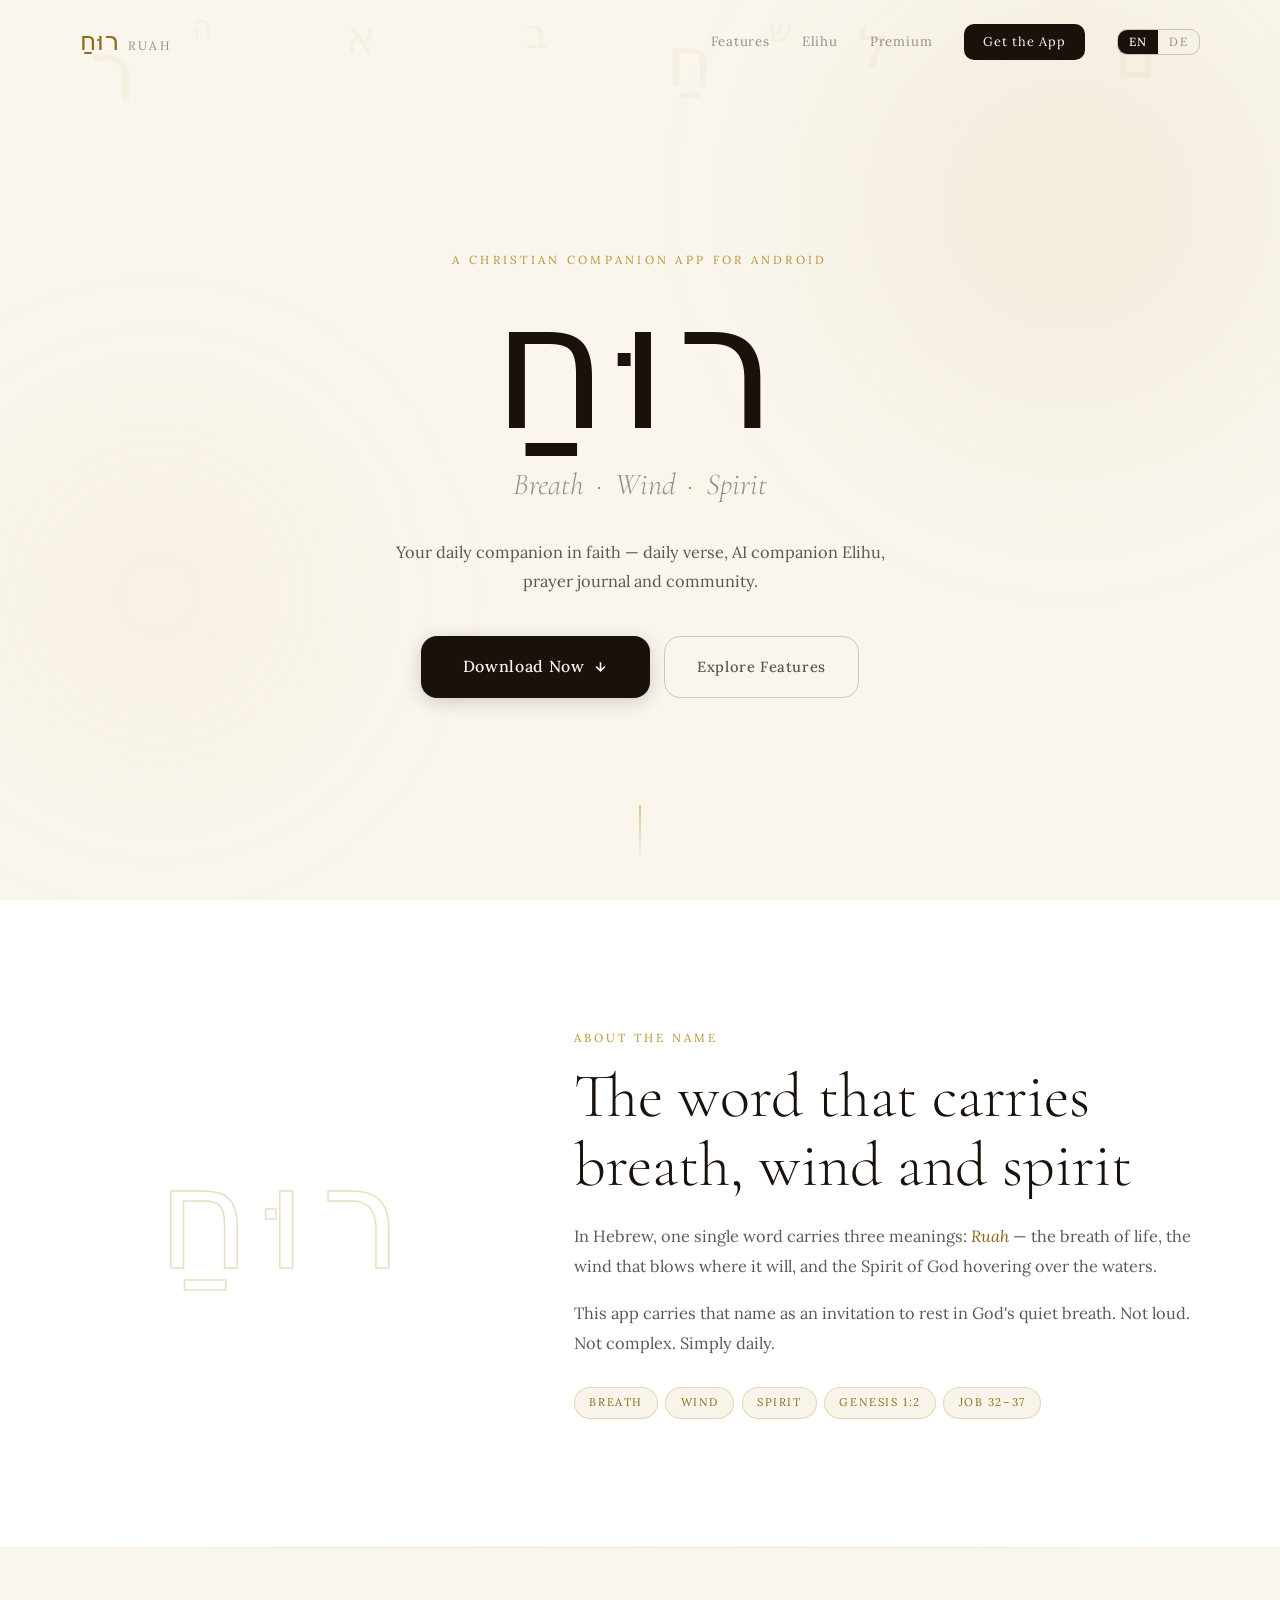
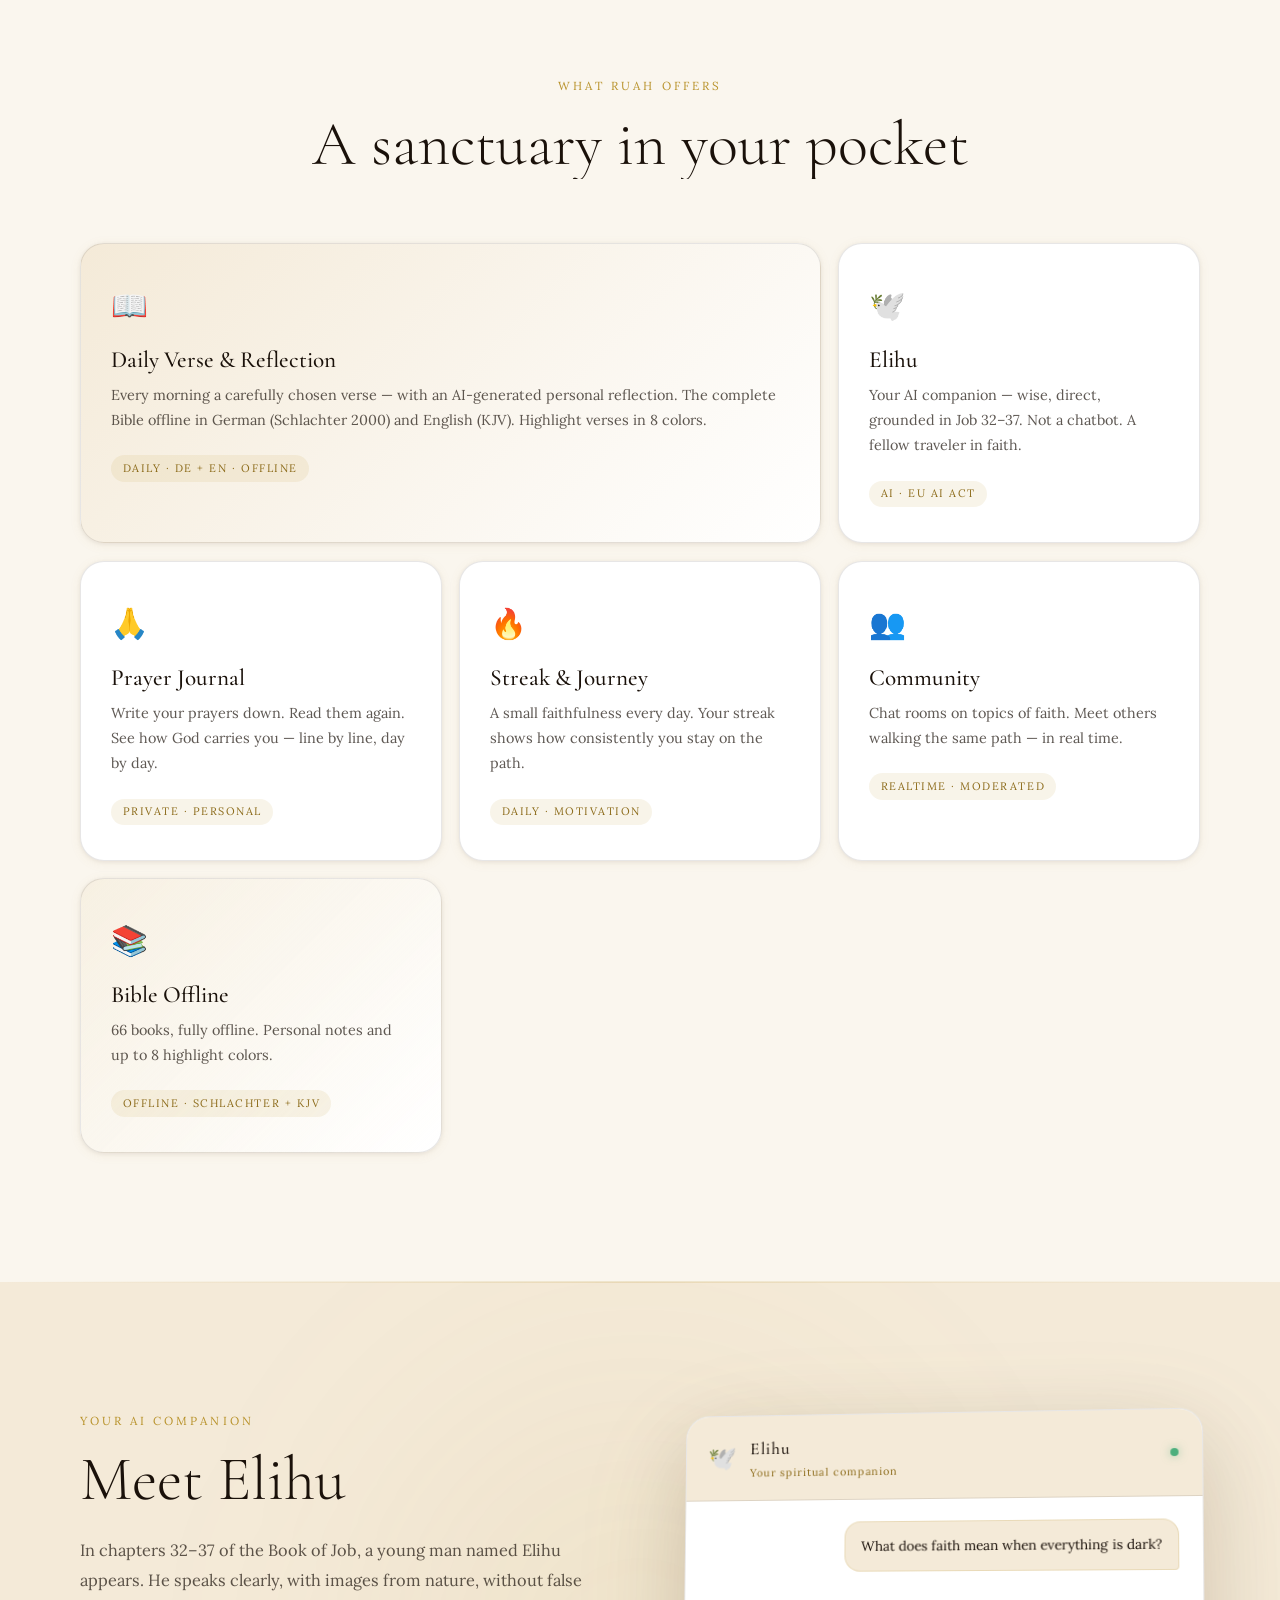
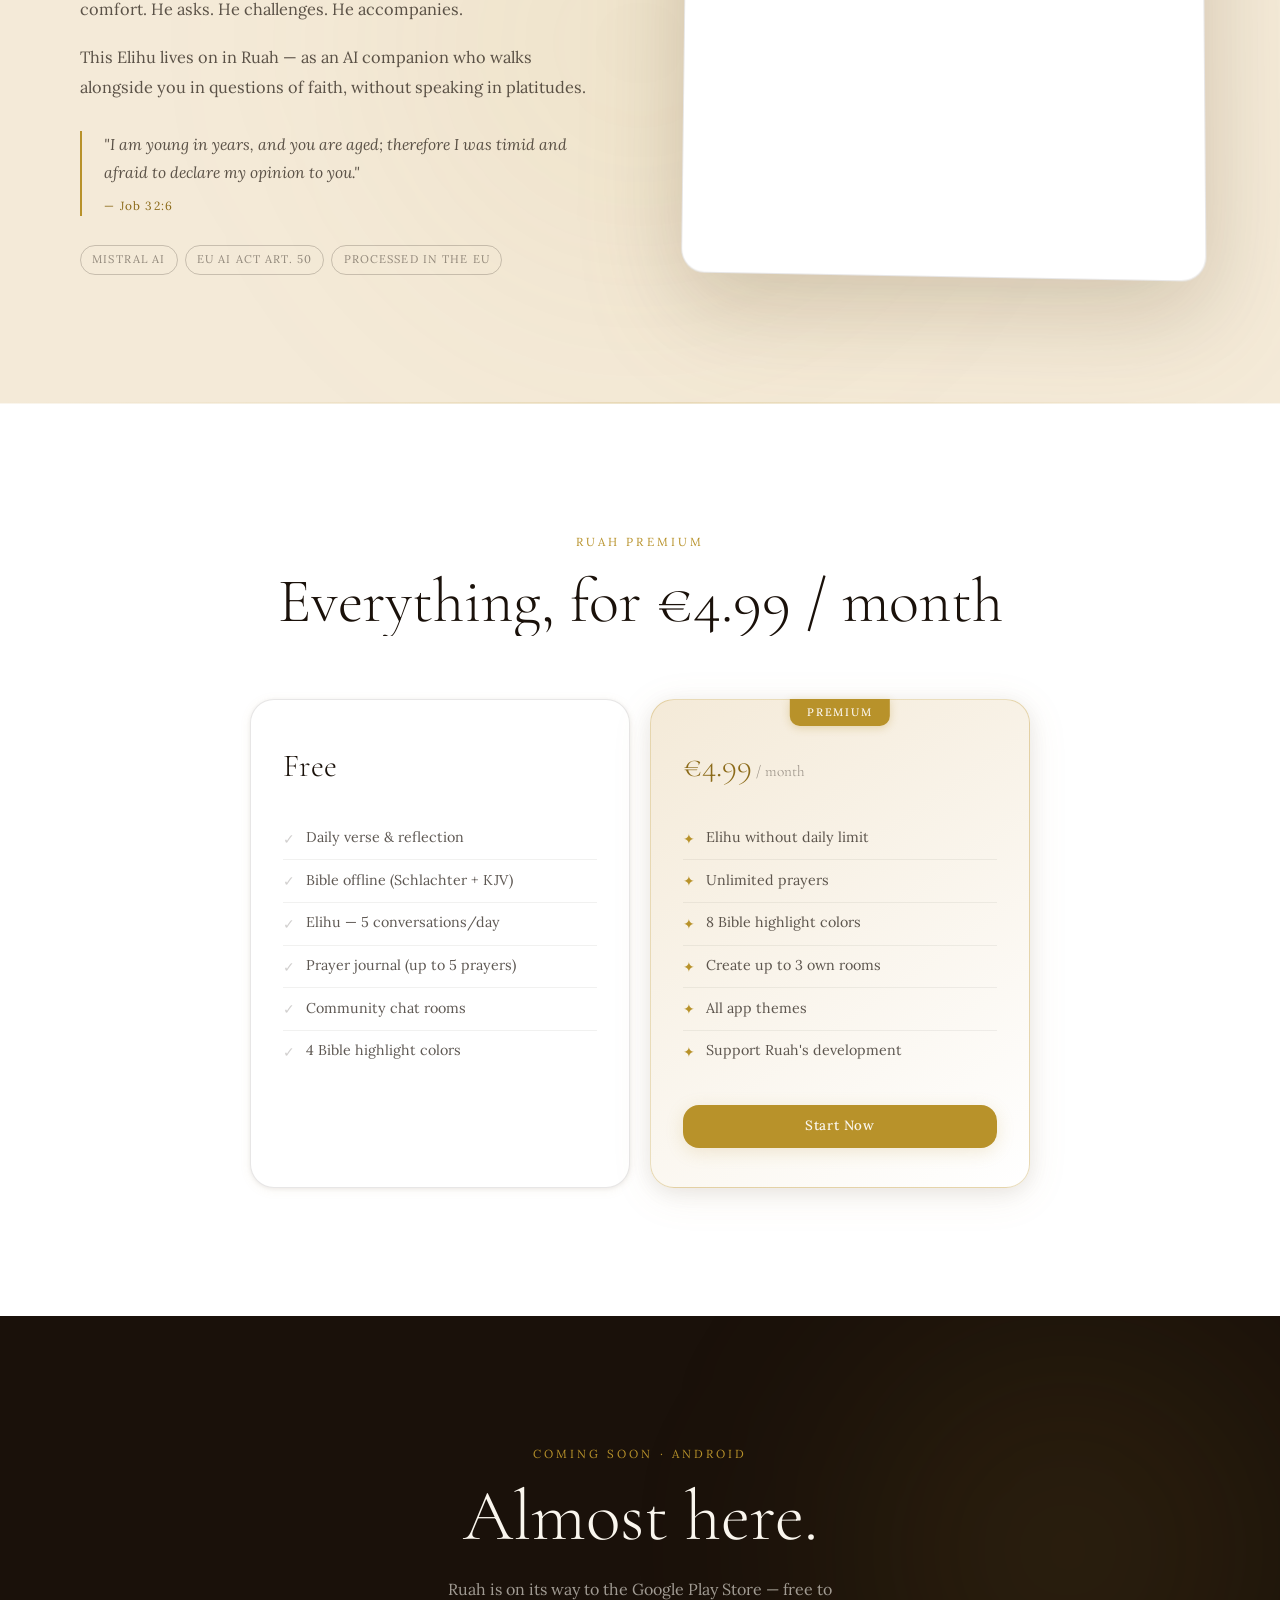
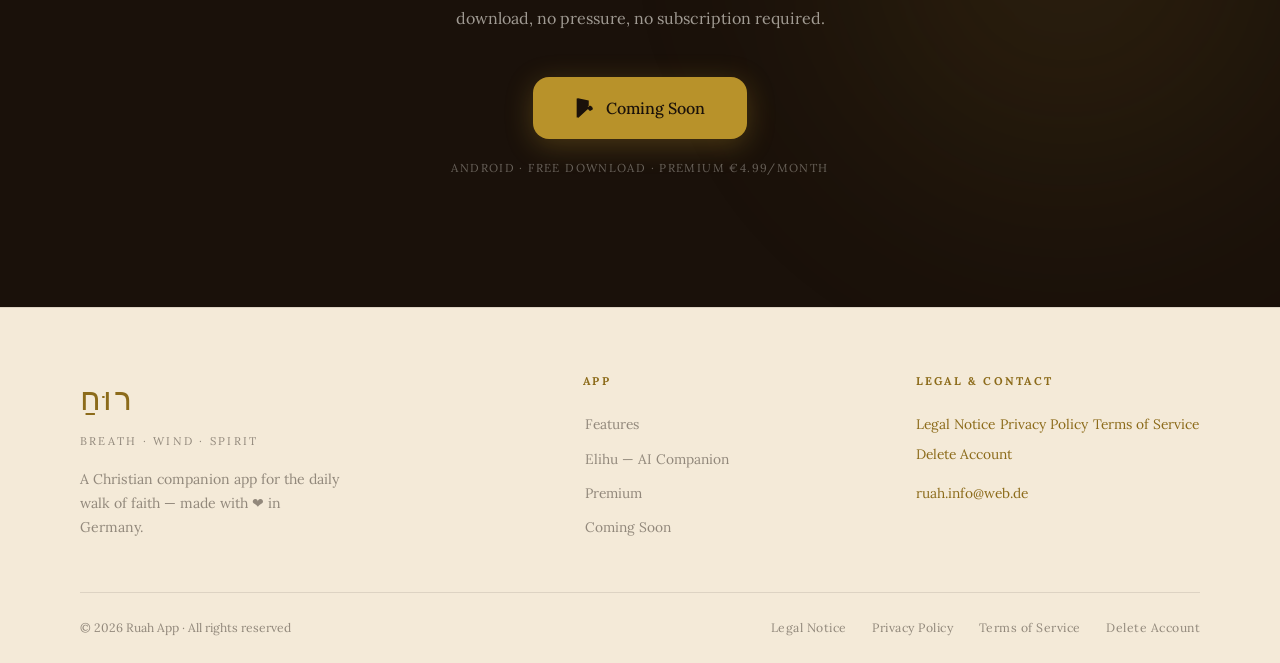
<file: docs/index.html>
<!DOCTYPE html>
<html lang="en">
<head>
  <meta charset="UTF-8">
  <meta name="viewport" content="width=device-width, initial-scale=1.0">
  <link rel="icon" type="image/png" href="favicon.png">
  <meta name="description" content="Ruah — A Christian spiritual companion app. Daily verse, AI companion Elihu, prayer journal, offline Bible and community. Free for Android.">
  <meta name="theme-color" content="#FAF6EE">
  <meta property="og:title" content="Ruah App – Glaube &amp; Gebet | Faith &amp; Prayer">
  <meta property="og:description" content="Your daily companion in faith. AI companion Elihu, daily verse, prayer journal and community.">
  <meta property="og:type" content="website">
  <meta property="og:url" content="https://getruah.vercel.app/">
  <title>Ruah App – Glaube &amp; Gebet | Faith &amp; Prayer</title>
  <link rel="canonical" href="https://getruah.vercel.app/">
  <link rel="preconnect" href="https://fonts.googleapis.com">
  <link rel="preconnect" href="https://fonts.gstatic.com" crossorigin>
  <link href="https://fonts.googleapis.com/css2?family=Cormorant+Garamond:ital,wght@0,300;0,400;0,500;0,600;1,300;1,400&family=Lora:ital,wght@0,400;0,500;1,400&display=swap" rel="stylesheet">
  <link rel="stylesheet" href="style.css">
</head>
<body>

<div id="progress-bar" role="progressbar" aria-hidden="true"></div>

<!-- NAV -->
<nav id="nav" aria-label="Main navigation">
  <div class="nav-inner">
    <a href="index.html" class="nav-logo" aria-label="Ruah Home">
      <span class="nav-logo-heb">רוּחַ</span>
      <span class="nav-logo-lat">Ruah</span>
    </a>
    <div class="nav-links">
      <a href="#features" data-i18n="nav.features">Features</a>
      <a href="#elihu">Elihu</a>
      <a href="#premium">Premium</a>
      <a href="#download" class="nav-cta" data-i18n="nav.cta">Get the App</a>
      <!-- Language Toggle -->
      <div class="lang-toggle" role="group" aria-label="Language">
        <button class="lang-btn active" data-lang="en" aria-pressed="true">EN</button>
        <button class="lang-btn" data-lang="de" aria-pressed="false">DE</button>
      </div>
    </div>
  </div>
</nav>

<!-- HERO -->
<section id="hero" aria-label="Hero">
  <div class="hero-orb hero-orb-1" aria-hidden="true"></div>
  <div class="hero-orb hero-orb-2" aria-hidden="true"></div>
  <div class="hero-chars" aria-hidden="true">
    <span class="hc" style="--x:7%;--sz:5.2rem;--dur:18s;--del:0s">ר</span>
    <span class="hc" style="--x:79%;--sz:3rem;--dur:23s;--del:3.5s">וּ</span>
    <span class="hc" style="--x:52%;--sz:4.5rem;--dur:15s;--del:7s">חַ</span>
    <span class="hc" style="--x:27%;--sz:2.8rem;--dur:20s;--del:11s">א</span>
    <span class="hc" style="--x:67%;--sz:3.5rem;--dur:17s;--del:4.5s">ל</span>
    <span class="hc" style="--x:15%;--sz:2rem;--dur:19s;--del:14s">ה</span>
    <span class="hc" style="--x:87%;--sz:4rem;--dur:25s;--del:2s">ם</span>
    <span class="hc" style="--x:41%;--sz:2.5rem;--dur:16s;--del:9s">ב</span>
    <span class="hc" style="--x:60%;--sz:2.2rem;--dur:21s;--del:6s">ש</span>
  </div>
  <div class="hero-content">
    <p class="hero-eyebrow" data-i18n="hero.eyebrow">A Christian Companion App for Android</p>
    <h1><span class="hero-heb">רוּחַ</span></h1>
    <p class="hero-tagline">
      <span data-i18n="hero.t1">Breath</span><span class="dot">·</span>
      <span data-i18n="hero.t2">Wind</span><span class="dot">·</span>
      <span data-i18n="hero.t3">Spirit</span>
    </p>
    <p class="hero-sub" data-i18n="hero.sub">Your daily companion in faith — with daily verse, AI companion Elihu, prayer journal and community.</p>
    <div class="hero-ctas">
      <a href="#download" class="btn btn--primary btn--lg">
        <span data-i18n="hero.cta1">Download Now</span>
        <svg width="15" height="15" viewBox="0 0 24 24" fill="none" stroke="currentColor" stroke-width="2.5" aria-hidden="true"><path d="M12 5v14M5 12l7 7 7-7"/></svg>
      </a>
      <a href="#features" class="btn btn--ghost" data-i18n="hero.cta2">Explore Features</a>
    </div>
  </div>
  <div class="scroll-cue" aria-hidden="true"><div class="scroll-line"></div></div>
</section>

<!-- MEANING -->
<section id="meaning" aria-label="About the name Ruah">
  <div class="container">
    <div class="meaning-grid">
      <div class="meaning-glyph" data-a="right">
        <div class="glyph-wrap">
          <div class="glyph-text" aria-label="Ruah in Hebrew">רוּחַ</div>
        </div>
      </div>
      <div data-a="left">
        <span class="label line-reveal"><span class="line-reveal-inner" data-i18n="meaning.label">About the Name</span></span>
        <h2 class="display" data-a="up" data-i18n="meaning.title">The word that carries<br>breath, wind and spirit</h2>
        <p class="body-text" data-a="up" data-d="1" data-i18n="meaning.body1">In Hebrew, one single word carries three meanings: <em>Ruah</em> — the breath of life, the wind that blows where it will, and the Spirit of God hovering over the waters.</p>
        <p class="body-text" data-a="up" data-d="2" data-i18n="meaning.body2">This app carries that name as an invitation to rest in God's quiet breath. Not loud. Not complex. Simply daily.</p>
        <div class="pills" data-a="up" data-d="3">
          <span class="pill" data-i18n="pill.breath">Breath</span>
          <span class="pill" data-i18n="pill.wind">Wind</span>
          <span class="pill" data-i18n="pill.spirit">Spirit</span>
          <span class="pill">Genesis 1:2</span>
          <span class="pill">Job 32–37</span>
        </div>
      </div>
    </div>
  </div>
</section>

<hr class="divider">

<!-- FEATURES -->
<section id="features" aria-label="App Features">
  <div class="container">
    <div class="section-head">
      <span class="label label--center line-reveal"><span class="line-reveal-inner" data-i18n="features.label">What Ruah Offers</span></span>
      <h2 class="display display--center" data-a="up" data-i18n="features.title">A sanctuary in your pocket</h2>
    </div>
    <div class="features-grid">
      <div class="fc fc--wide" data-a="up" data-d="0">
        <span class="fc-icon">📖</span>
        <h3 class="fc-title" data-i18n="fc1.title">Daily Verse &amp; Reflection</h3>
        <p class="fc-body" data-i18n="fc1.body">Every morning a carefully chosen verse — with an AI-generated personal reflection. The complete Bible offline in German (Schlachter 2000) and English (KJV). Highlight verses in 8 colors.</p>
        <span class="fc-tag" data-i18n="fc1.tag">Daily · DE + EN · Offline</span>
      </div>
      <div class="fc" data-a="up" data-d="1">
        <span class="fc-icon">🕊️</span>
        <h3 class="fc-title">Elihu</h3>
        <p class="fc-body" data-i18n="fc2.body">Your AI companion — wise, direct, grounded in Job 32–37. Not a chatbot. A fellow traveler in faith.</p>
        <span class="fc-tag" data-i18n="fc2.tag">AI · EU AI Act</span>
      </div>
      <div class="fc" data-a="up" data-d="2">
        <span class="fc-icon">🙏</span>
        <h3 class="fc-title" data-i18n="fc3.title">Prayer Journal</h3>
        <p class="fc-body" data-i18n="fc3.body">Write your prayers down. Read them again. See how God carries you — line by line, day by day.</p>
        <span class="fc-tag" data-i18n="fc3.tag">Private · Personal</span>
      </div>
      <div class="fc" data-a="up" data-d="3">
        <span class="fc-icon">🔥</span>
        <h3 class="fc-title" data-i18n="fc4.title">Streak &amp; Journey</h3>
        <p class="fc-body" data-i18n="fc4.body">A small faithfulness every day. Your streak shows you how consistently you stay on the path.</p>
        <span class="fc-tag" data-i18n="fc4.tag">Daily · Motivation</span>
      </div>
      <div class="fc" data-a="up" data-d="4">
        <span class="fc-icon">👥</span>
        <h3 class="fc-title" data-i18n="fc5.title">Community</h3>
        <p class="fc-body" data-i18n="fc5.body">Chat rooms on topics of faith. Meet others walking the same path — in real time.</p>
        <span class="fc-tag" data-i18n="fc5.tag">Realtime · Moderated</span>
      </div>
      <div class="fc fc--warm" data-a="up" data-d="5">
        <span class="fc-icon">📚</span>
        <h3 class="fc-title" data-i18n="fc6.title">Bible Offline</h3>
        <p class="fc-body" data-i18n="fc6.body">66 books, fully offline. Personal notes and up to 8 highlight colors for your study.</p>
        <span class="fc-tag" data-i18n="fc6.tag">Offline · Schlachter + KJV</span>
      </div>
    </div>
  </div>
</section>

<hr class="divider">

<!-- ELIHU -->
<section id="elihu" aria-label="AI Companion Elihu">
  <div class="elihu-orb-light" aria-hidden="true"></div>
  <div class="container">
    <div class="elihu-grid">
      <div data-a="right">
        <span class="label line-reveal"><span class="line-reveal-inner" data-i18n="elihu.label">Your AI Companion</span></span>
        <h2 class="display" data-a="up" data-i18n="elihu.title">Meet Elihu</h2>
        <p class="body-text" data-a="up" data-d="1" data-i18n="elihu.body1">In chapters 32–37 of the Book of Job, a young man named Elihu appears. He speaks clearly, with images from nature, without false comfort. He asks. He challenges. He accompanies.</p>
        <p class="body-text" data-a="up" data-d="2" data-i18n="elihu.body2">This Elihu lives on in Ruah — as an AI companion who walks alongside you in questions of faith, without speaking in platitudes.</p>
        <blockquote class="elihu-quote" data-a="up" data-d="3">
          <p data-i18n="elihu.quote">"I am young in years, and you are aged; therefore I was timid and afraid to declare my opinion to you."</p>
          <cite>— Job 32:6</cite>
        </blockquote>
        <div class="badges" data-a="up" data-d="4">
          <span class="badge">Mistral AI</span>
          <span class="badge">EU AI Act Art. 50</span>
          <span class="badge" data-i18n="elihu.badge">Processed in the EU</span>
        </div>
      </div>
      <div data-a="left">
        <div class="chat-mockup" role="img" aria-label="Example conversation with Elihu">
          <div class="chat-head">
            <div class="chat-ava" aria-hidden="true">🕊️</div>
            <div>
              <div class="chat-name">Elihu</div>
              <div class="chat-status" data-i18n="chat.status">Your spiritual companion</div>
            </div>
            <div class="chat-dot" aria-hidden="true"></div>
          </div>
          <div class="chat-msgs" id="chatMsgs" aria-live="polite">
            <div class="cb user" data-i18n="chat.u1">What does faith mean when everything is dark?</div>
            <div class="cb bot" data-i18n="chat.b1">Faith is not the absence of darkness — it's the trust that darkness does not have the final word. Job knew that.</div>
            <div class="cb user" data-i18n="chat.u2">But how do you endure it?</div>
            <div class="cb bot" data-i18n="chat.b2">By taking one day at a time. And sometimes one breath at a time.<br><br><em>Ruah — Breath.</em></div>
          </div>
        </div>
      </div>
    </div>
  </div>
</section>

<hr class="divider">

<!-- PREMIUM -->
<section id="premium" aria-label="Premium subscription">
  <div class="container">
    <div class="section-head">
      <span class="label label--center line-reveal"><span class="line-reveal-inner">Ruah Premium</span></span>
      <h2 class="display display--center" data-a="up" data-i18n="premium.title">Everything, for €4.99 / month</h2>
    </div>
    <div class="premium-wrap" data-a="scale" data-d="1">
      <div class="pc pc--free">
        <h3 data-i18n="premium.free">Free</h3>
        <ul>
          <li><span class="ck">✓</span> <span data-i18n="pf1">Daily verse &amp; reflection</span></li>
          <li><span class="ck">✓</span> <span data-i18n="pf2">Bible offline (Schlachter + KJV)</span></li>
          <li><span class="ck">✓</span> <span data-i18n="pf3">Elihu — 5 conversations/day</span></li>
          <li><span class="ck">✓</span> <span data-i18n="pf4">Prayer journal (up to 5 prayers)</span></li>
          <li><span class="ck">✓</span> <span data-i18n="pf5">Community chat rooms</span></li>
          <li><span class="ck">✓</span> <span data-i18n="pf6">4 Bible highlight colors</span></li>
        </ul>
      </div>
      <div class="pc pc--paid">
        <div class="pc-badge">Premium</div>
        <h3>€4.99<span class="price-mo" data-i18n="premium.mo"> / month</span></h3>
        <ul>
          <li><span class="ck ck--gold">✦</span> <span data-i18n="pp1">Elihu without daily limit</span></li>
          <li><span class="ck ck--gold">✦</span> <span data-i18n="pp2">Unlimited prayers</span></li>
          <li><span class="ck ck--gold">✦</span> <span data-i18n="pp3">8 Bible highlight colors</span></li>
          <li><span class="ck ck--gold">✦</span> <span data-i18n="pp4">Create up to 3 own rooms</span></li>
          <li><span class="ck ck--gold">✦</span> <span data-i18n="pp5">All app themes</span></li>
          <li><span class="ck ck--gold">✦</span> <span data-i18n="pp6">Support Ruah's development</span></li>
        </ul>
        <a href="#download" class="btn btn--gold btn--sm" data-i18n="premium.cta">Start Now</a>
      </div>
    </div>
  </div>
</section>

<!-- DOWNLOAD -->
<section id="download" aria-label="Download the app">
  <div class="dl-orb" aria-hidden="true"></div>
  <div class="container">
    <div class="dl-content" data-a="up">
      <span class="dl-label" data-i18n="dl.label">Coming Soon · Android</span>
      <h2 class="dl-title" data-i18n="dl.title">Almost here.</h2>
      <p class="dl-sub" data-i18n="dl.sub">Ruah is on its way to the Google Play Store — free to download, no pressure, no subscription required.</p>
      <div style="display:flex;justify-content:center">
        <a href="#download"
           class="play-btn" aria-disabled="true"
           aria-label="Ruah — coming soon on Google Play">
          <svg width="20" height="20" viewBox="0 0 24 24" fill="currentColor" aria-hidden="true">
            <path d="M3.18 23.5c.28.16.6.23.93.2l12.75-11.7-3.88-3.83L3.18 23.5zM20.82 10.7l-2.83-1.62L14 12l3.97 3.6 2.85-1.63c.81-.47.81-1.8 0-2.27zM2.5.3A1 1 0 002 1.17v21.66a1 1 0 00.5.87L13.5 12 2.5.3zM16.5 3.13L3.75.3a1 1 0 00-.93.2L13.5 12l3-2.72V3.13z"/>
          </svg>
          <span data-i18n="dl.btn">Coming Soon</span>
        </a>
      </div>
      <p class="dl-note" data-i18n="dl.note">Android · Free download · Premium €4.99/month</p>
    </div>
  </div>
</section>

<!-- FOOTER -->
<footer id="footer" aria-label="Site footer">
  <div class="container">
    <div class="footer-grid">
      <div class="footer-brand">
        <span class="f-heb">רוּחַ</span>
        <p class="f-sub" data-i18n="footer.sub">Breath · Wind · Spirit</p>
        <p class="f-desc" data-i18n="footer.desc">A Christian companion app for the daily walk of faith — made with ❤ in Germany.</p>
      </div>
      <div class="footer-col">
        <h4 data-i18n="footer.app">App</h4>
        <a href="#features" data-i18n="nav.features">Features</a>
        <a href="#elihu" data-i18n="footer.elihu">Elihu — AI Companion</a>
        <a href="#premium">Premium</a>
        <a href="#download">Coming Soon</a>
      </div>
      <div class="footer-col footer-contact">
        <h4 data-i18n="footer.legal">Legal &amp; Contact</h4>
        <a href="imprint.html" data-i18n="footer.imprint">Legal Notice</a>
        <a href="privacy.html" data-i18n="footer.privacy">Privacy Policy</a>
        <a href="terms.html" data-i18n="footer.terms">Terms of Service</a>
        <a href="account-deletion.html" data-i18n="footer.deleteAccount">Delete Account</a>
        <p style="margin-top:.8rem"><a href="mailto:ruah.info@web.de">ruah.info@web.de</a></p>
      </div>
    </div>
    <div class="footer-bottom">
      <p class="footer-copy">© 2026 Ruah App · <span data-i18n="footer.rights">All rights reserved</span></p>
      <nav class="footer-legal-links" aria-label="Legal links">
        <a href="imprint.html" data-i18n="footer.imprint">Legal Notice</a>
        <a href="privacy.html" data-i18n="footer.privacy">Privacy Policy</a>
        <a href="terms.html" data-i18n="footer.terms">Terms of Service</a>
        <a href="account-deletion.html" data-i18n="footer.deleteAccount">Delete Account</a>
      </nav>
    </div>
  </div>
</footer>

<script src="script.js"></script>
</body>
</html>
</file>
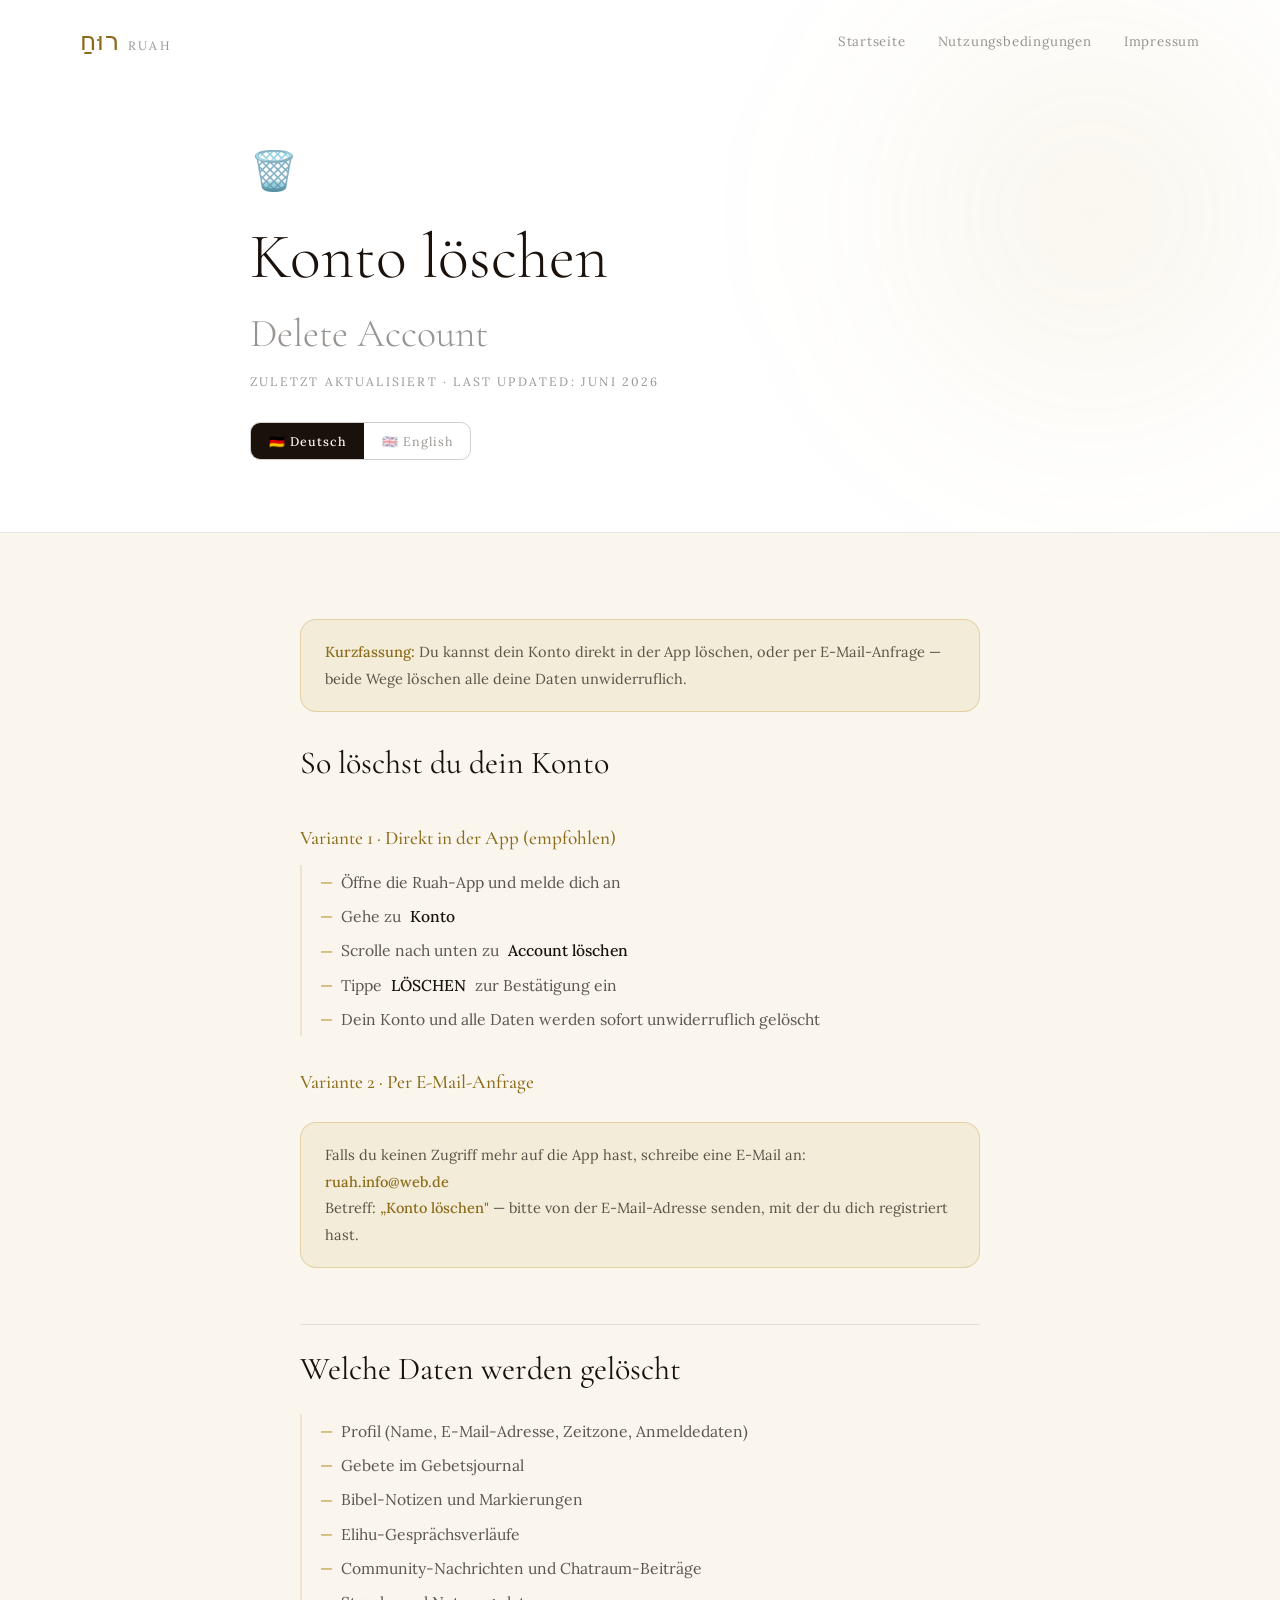
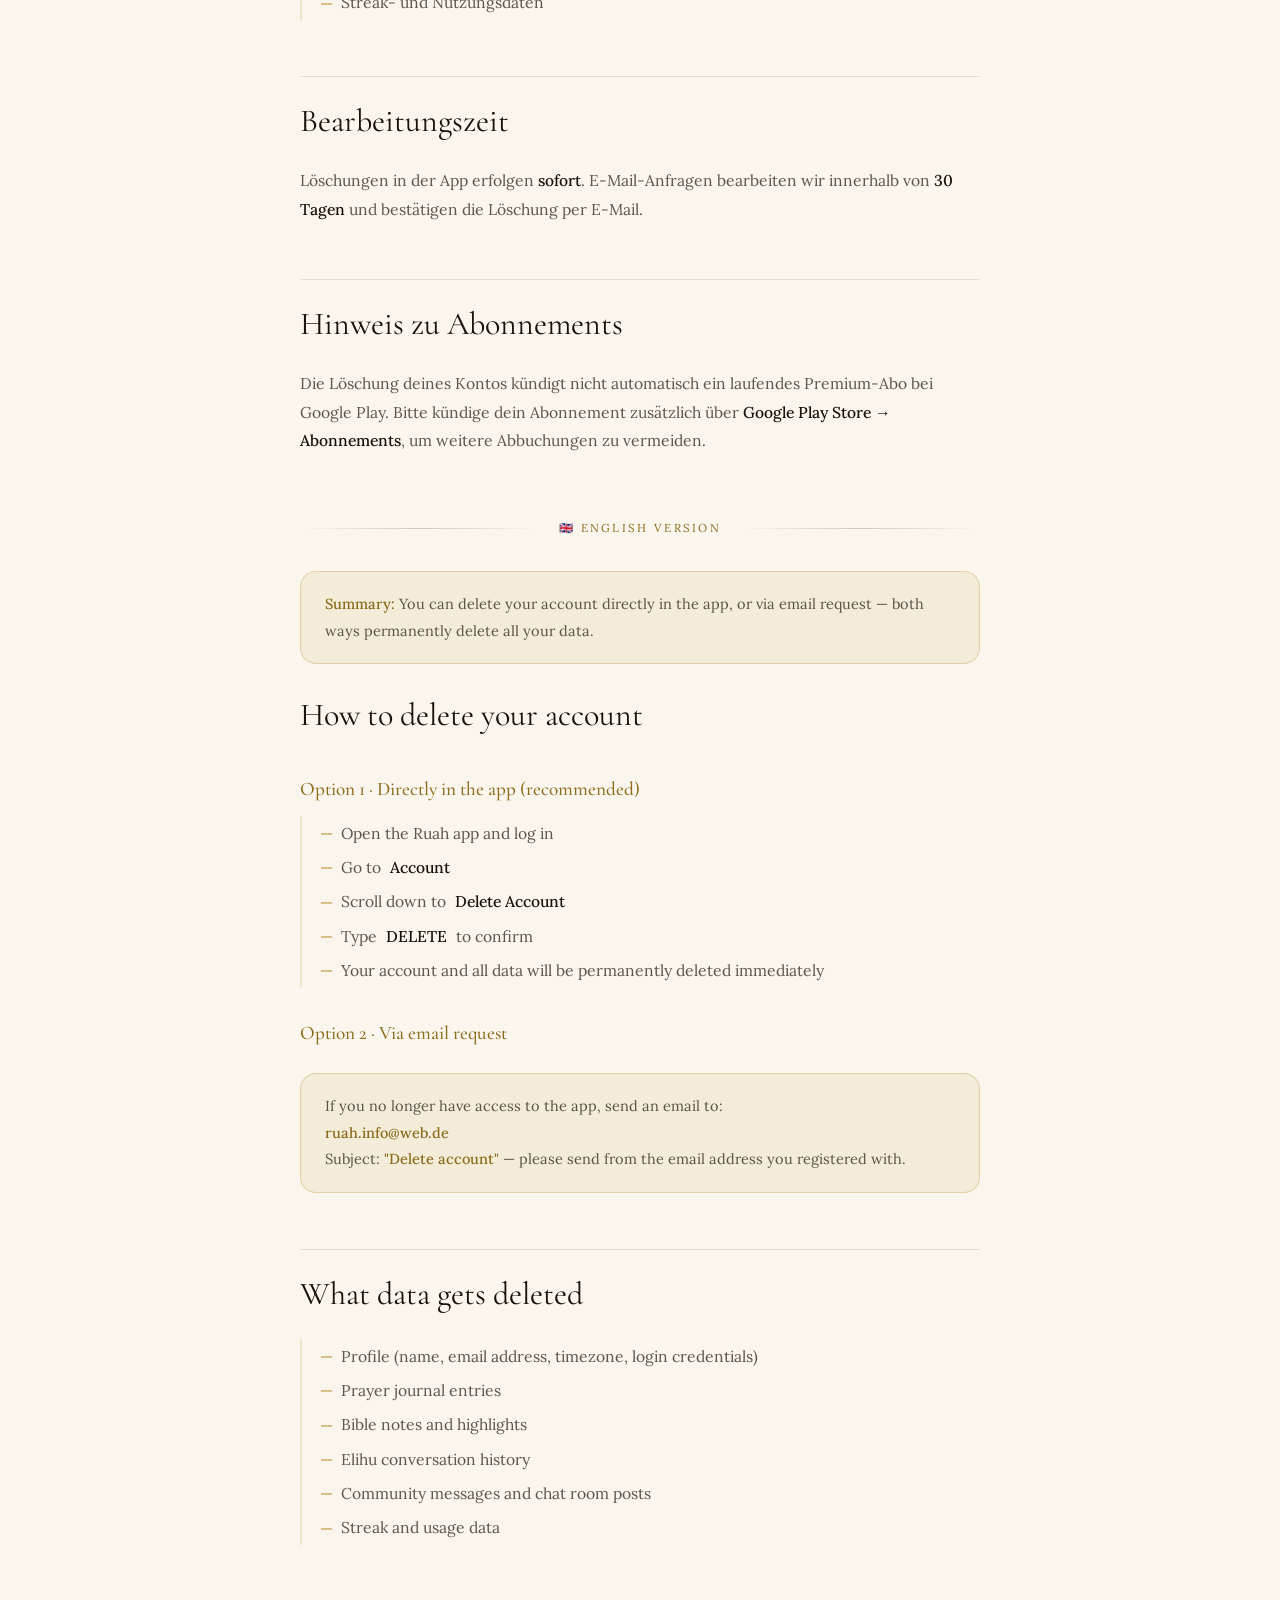
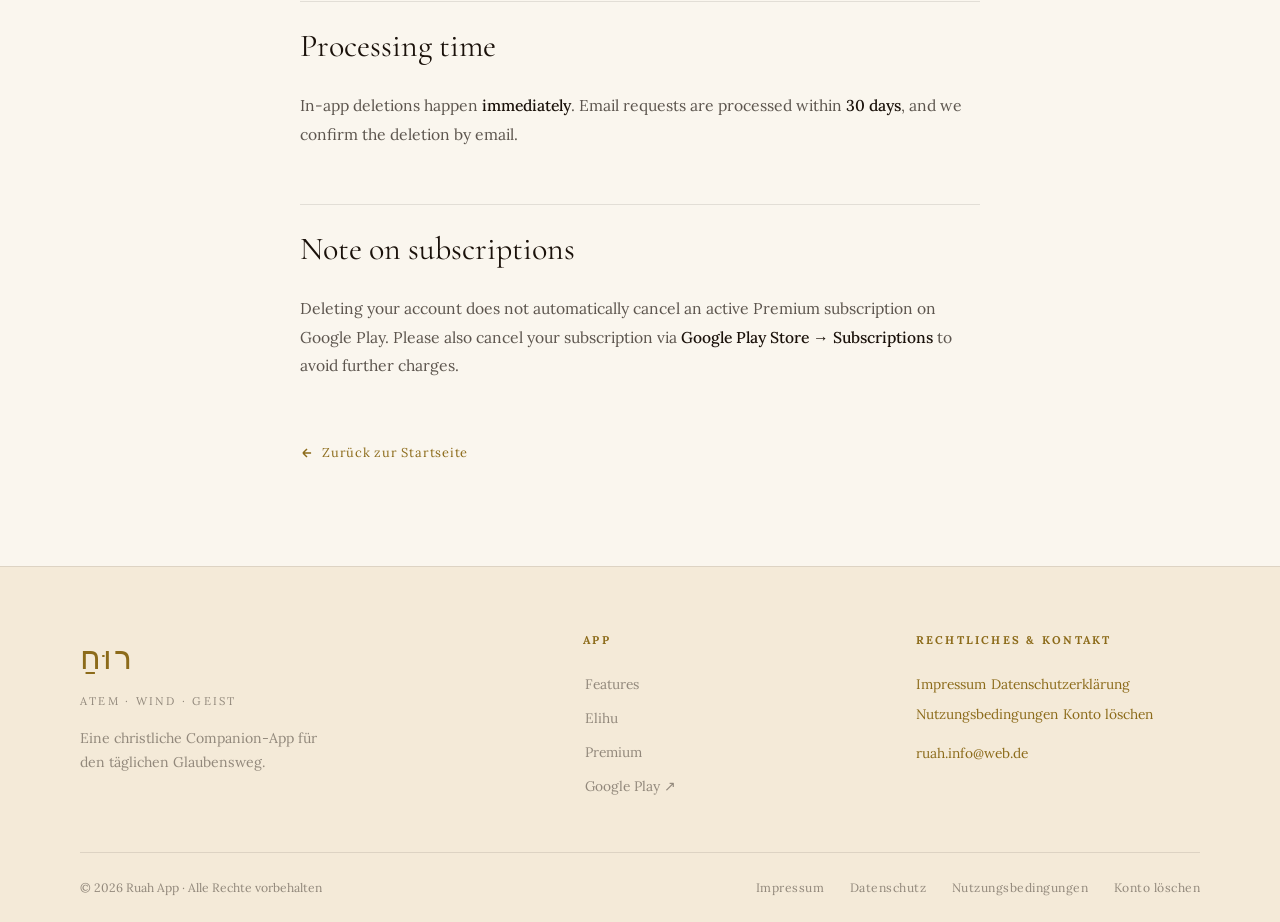
<file: docs/account-deletion.html>
<!DOCTYPE html>
<html lang="de">
<head>
  <meta charset="UTF-8">
  <meta name="viewport" content="width=device-width, initial-scale=1.0">
  <link rel="icon" type="image/png" href="favicon.png">
  <meta name="description" content="Ruah Konto löschen — Anleitung zur dauerhaften Löschung deines Accounts und aller Daten.">
  <meta name="robots" content="noindex">
  <meta name="theme-color" content="#FAF6EE">
  <title>Konto löschen · Ruah</title>
  <link rel="preconnect" href="https://fonts.googleapis.com">
  <link rel="preconnect" href="https://fonts.gstatic.com" crossorigin>
  <link href="https://fonts.googleapis.com/css2?family=Cormorant+Garamond:ital,wght@0,300;0,400;0,500;1,300;1,400&family=Lora:ital,wght@0,400;0,500;1,400&display=swap" rel="stylesheet">
  <link rel="stylesheet" href="style.css">
</head>
<body>

<div id="progress-bar" role="progressbar" aria-hidden="true"></div>

<nav id="nav" aria-label="Hauptnavigation">
  <div class="nav-inner">
    <a href="index.html" class="nav-logo" aria-label="Ruah Startseite">
      <span class="nav-logo-heb">רוּחַ</span>
      <span class="nav-logo-lat">Ruah</span>
    </a>
    <div class="nav-links">
      <a href="index.html">Startseite</a>
      <a href="terms.html">Nutzungsbedingungen</a>
      <a href="imprint.html">Impressum</a>
    </div>
  </div>
</nav>

<header class="legal-hero">
  <div class="legal-hero-orb" aria-hidden="true"></div>
  <div class="container--narrow">
    <span class="legal-icon" aria-hidden="true">🗑️</span>
    <h1 class="legal-title">Konto löschen<br><span style="color:var(--ink-45);font-size:.62em;font-weight:300">Delete Account</span></h1>
    <p class="legal-sub">Zuletzt aktualisiert · Last updated: Juni 2026</p>
    <div class="lang-switch" role="navigation" aria-label="Sprachauswahl">
      <a href="#" data-target="de" class="active" aria-current="true">🇩🇪 Deutsch</a>
      <a href="#" data-target="en">🇬🇧 English</a>
    </div>
  </div>
</header>

<div class="legal-body">
  <div class="container">
    <div class="legal-layout">

      <article class="legal-content" id="de" style="grid-column: 1 / -1; max-width: 680px; margin: 0 auto;">

        <div class="info-box">
          <p><strong>Kurzfassung:</strong> Du kannst dein Konto direkt in der App löschen, oder per E-Mail-Anfrage — beide Wege löschen alle deine Daten unwiderruflich.</p>
        </div>

        <h2>So löschst du dein Konto</h2>
        <h3>Variante 1 · Direkt in der App (empfohlen)</h3>
        <ul>
          <li>Öffne die Ruah-App und melde dich an</li>
          <li>Gehe zu <strong>Konto</strong></li>
          <li>Scrolle nach unten zu <strong>Account löschen</strong></li>
          <li>Tippe <strong>LÖSCHEN</strong> zur Bestätigung ein</li>
          <li>Dein Konto und alle Daten werden sofort unwiderruflich gelöscht</li>
        </ul>

        <h3>Variante 2 · Per E-Mail-Anfrage</h3>
        <div class="info-box">
          <p>Falls du keinen Zugriff mehr auf die App hast, schreibe eine E-Mail an:</p>
          <p><a href="mailto:ruah.info@web.de?subject=Konto%20l%C3%B6schen"><strong>ruah.info@web.de</strong></a></p>
          <p>Betreff: <strong>„Konto löschen"</strong> — bitte von der E-Mail-Adresse senden, mit der du dich registriert hast.</p>
        </div>

        <h2>Welche Daten werden gelöscht</h2>
        <ul>
          <li>Profil (Name, E-Mail-Adresse, Zeitzone, Anmeldedaten)</li>
          <li>Gebete im Gebetsjournal</li>
          <li>Bibel-Notizen und Markierungen</li>
          <li>Elihu-Gesprächsverläufe</li>
          <li>Community-Nachrichten und Chatraum-Beiträge</li>
          <li>Streak- und Nutzungsdaten</li>
        </ul>

        <h2>Bearbeitungszeit</h2>
        <p>Löschungen in der App erfolgen <strong>sofort</strong>. E-Mail-Anfragen bearbeiten wir innerhalb von <strong>30 Tagen</strong> und bestätigen die Löschung per E-Mail.</p>

        <h2>Hinweis zu Abonnements</h2>
        <p>Die Löschung deines Kontos kündigt nicht automatisch ein laufendes Premium-Abo bei Google Play. Bitte kündige dein Abonnement zusätzlich über <strong>Google Play Store → Abonnements</strong>, um weitere Abbuchungen zu vermeiden.</p>

        <!-- ENGLISH -->
        <div class="lang-section" id="en">
          <div class="lang-divider"><span>🇬🇧 English Version</span></div>

          <div class="info-box">
            <p><strong>Summary:</strong> You can delete your account directly in the app, or via email request — both ways permanently delete all your data.</p>
          </div>

          <h2>How to delete your account</h2>
          <h3>Option 1 · Directly in the app (recommended)</h3>
          <ul>
            <li>Open the Ruah app and log in</li>
            <li>Go to <strong>Account</strong></li>
            <li>Scroll down to <strong>Delete Account</strong></li>
            <li>Type <strong>DELETE</strong> to confirm</li>
            <li>Your account and all data will be permanently deleted immediately</li>
          </ul>

          <h3>Option 2 · Via email request</h3>
          <div class="info-box">
            <p>If you no longer have access to the app, send an email to:</p>
            <p><a href="mailto:ruah.info@web.de?subject=Delete%20account"><strong>ruah.info@web.de</strong></a></p>
            <p>Subject: <strong>"Delete account"</strong> — please send from the email address you registered with.</p>
          </div>

          <h2>What data gets deleted</h2>
          <ul>
            <li>Profile (name, email address, timezone, login credentials)</li>
            <li>Prayer journal entries</li>
            <li>Bible notes and highlights</li>
            <li>Elihu conversation history</li>
            <li>Community messages and chat room posts</li>
            <li>Streak and usage data</li>
          </ul>

          <h2>Processing time</h2>
          <p>In-app deletions happen <strong>immediately</strong>. Email requests are processed within <strong>30 days</strong>, and we confirm the deletion by email.</p>

          <h2>Note on subscriptions</h2>
          <p>Deleting your account does not automatically cancel an active Premium subscription on Google Play. Please also cancel your subscription via <strong>Google Play Store → Subscriptions</strong> to avoid further charges.</p>
        </div>

        <a href="index.html" class="back-link">
          <svg width="14" height="14" viewBox="0 0 24 24" fill="none" stroke="currentColor" stroke-width="2.5" aria-hidden="true"><path d="M19 12H5M5 12l7-7M5 12l7 7"/></svg>
          Zurück zur Startseite
        </a>

      </article>
    </div>
  </div>
</div>

<footer id="footer" aria-label="Seitenfu&szlig;">
  <div class="container">
    <div class="footer-grid">
      <div class="footer-brand">
        <span class="f-heb">רוּחַ</span>
        <p class="f-sub">Atem · Wind · Geist</p>
        <p class="f-desc">Eine christliche Companion-App für den täglichen Glaubensweg.</p>
      </div>
      <div class="footer-col">
        <h4>App</h4>
        <a href="index.html#features">Features</a>
        <a href="index.html#elihu">Elihu</a>
        <a href="index.html#premium">Premium</a>
        <a href="https://play.google.com/store/apps/details?id=com.laisbrandmaehl.ruah" target="_blank" rel="noopener">Google Play ↗</a>
      </div>
      <div class="footer-col footer-contact">
        <h4>Rechtliches &amp; Kontakt</h4>
        <a href="imprint.html">Impressum</a>
        <a href="privacy.html">Datenschutzerklärung</a>
        <a href="terms.html">Nutzungsbedingungen</a>
        <a href="account-deletion.html">Konto löschen</a>
        <p style="margin-top:.8rem"><a href="mailto:ruah.info@web.de">ruah.info@web.de</a></p>
      </div>
    </div>
    <div class="footer-bottom">
      <p class="footer-copy">© 2026 Ruah App · Alle Rechte vorbehalten</p>
      <nav class="footer-legal-links" aria-label="Rechtliche Links">
        <a href="imprint.html">Impressum</a>
        <a href="privacy.html">Datenschutz</a>
        <a href="terms.html">Nutzungsbedingungen</a>
        <a href="account-deletion.html">Konto löschen</a>
      </nav>
    </div>
  </div>
</footer>

<script src="script.js"></script>
</body>
</html>
</file>
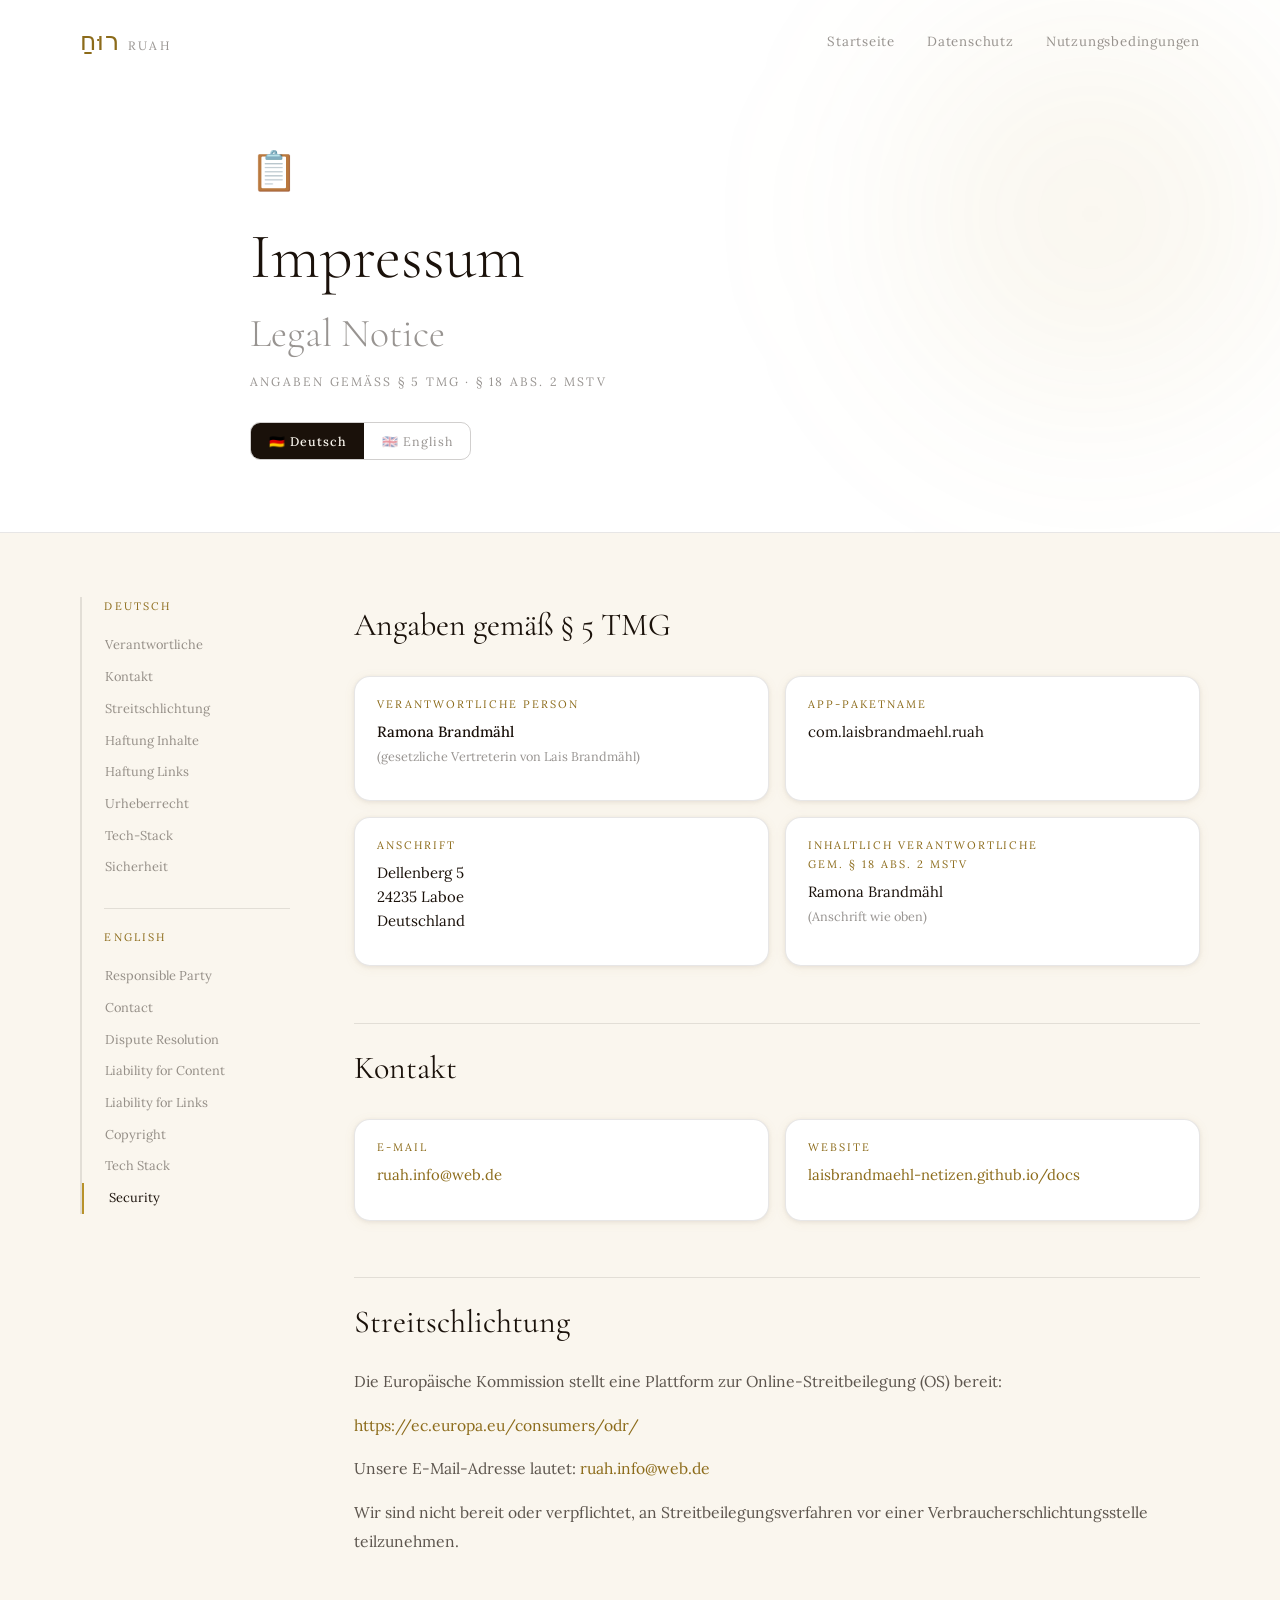
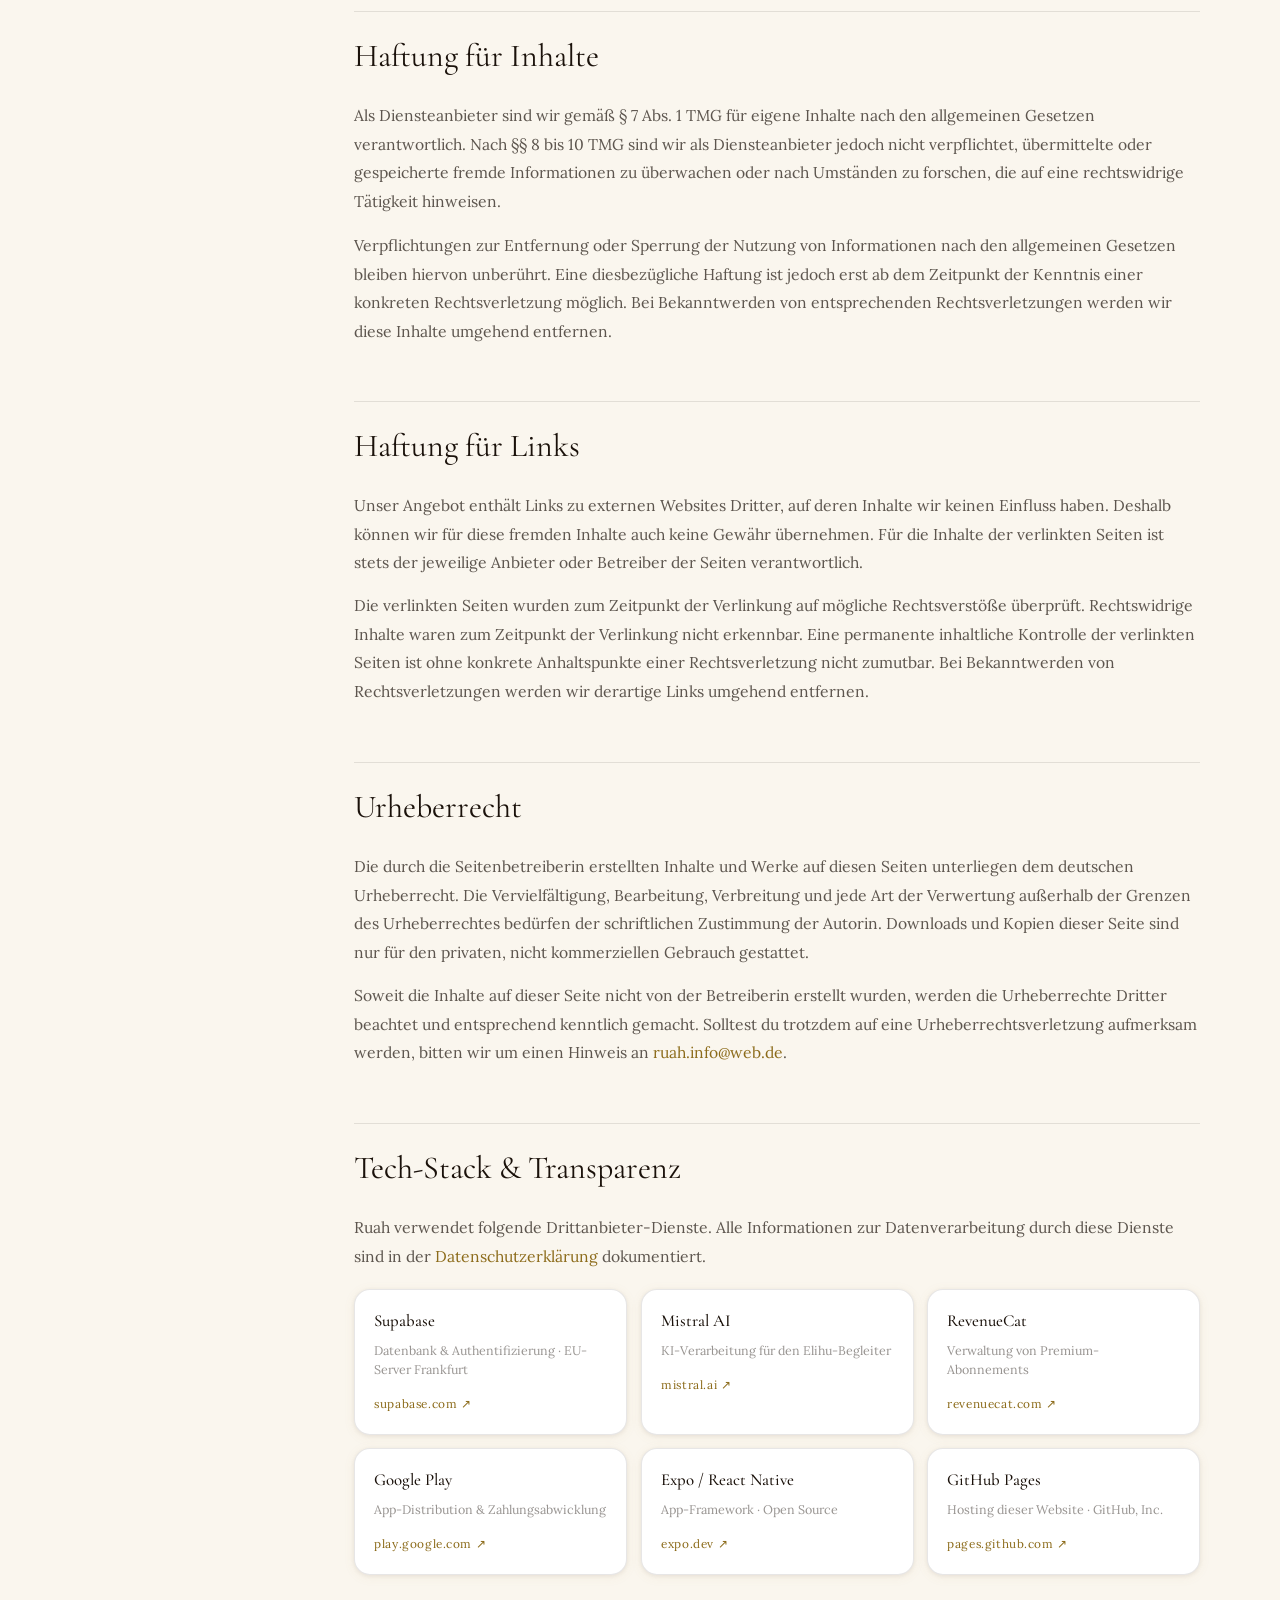
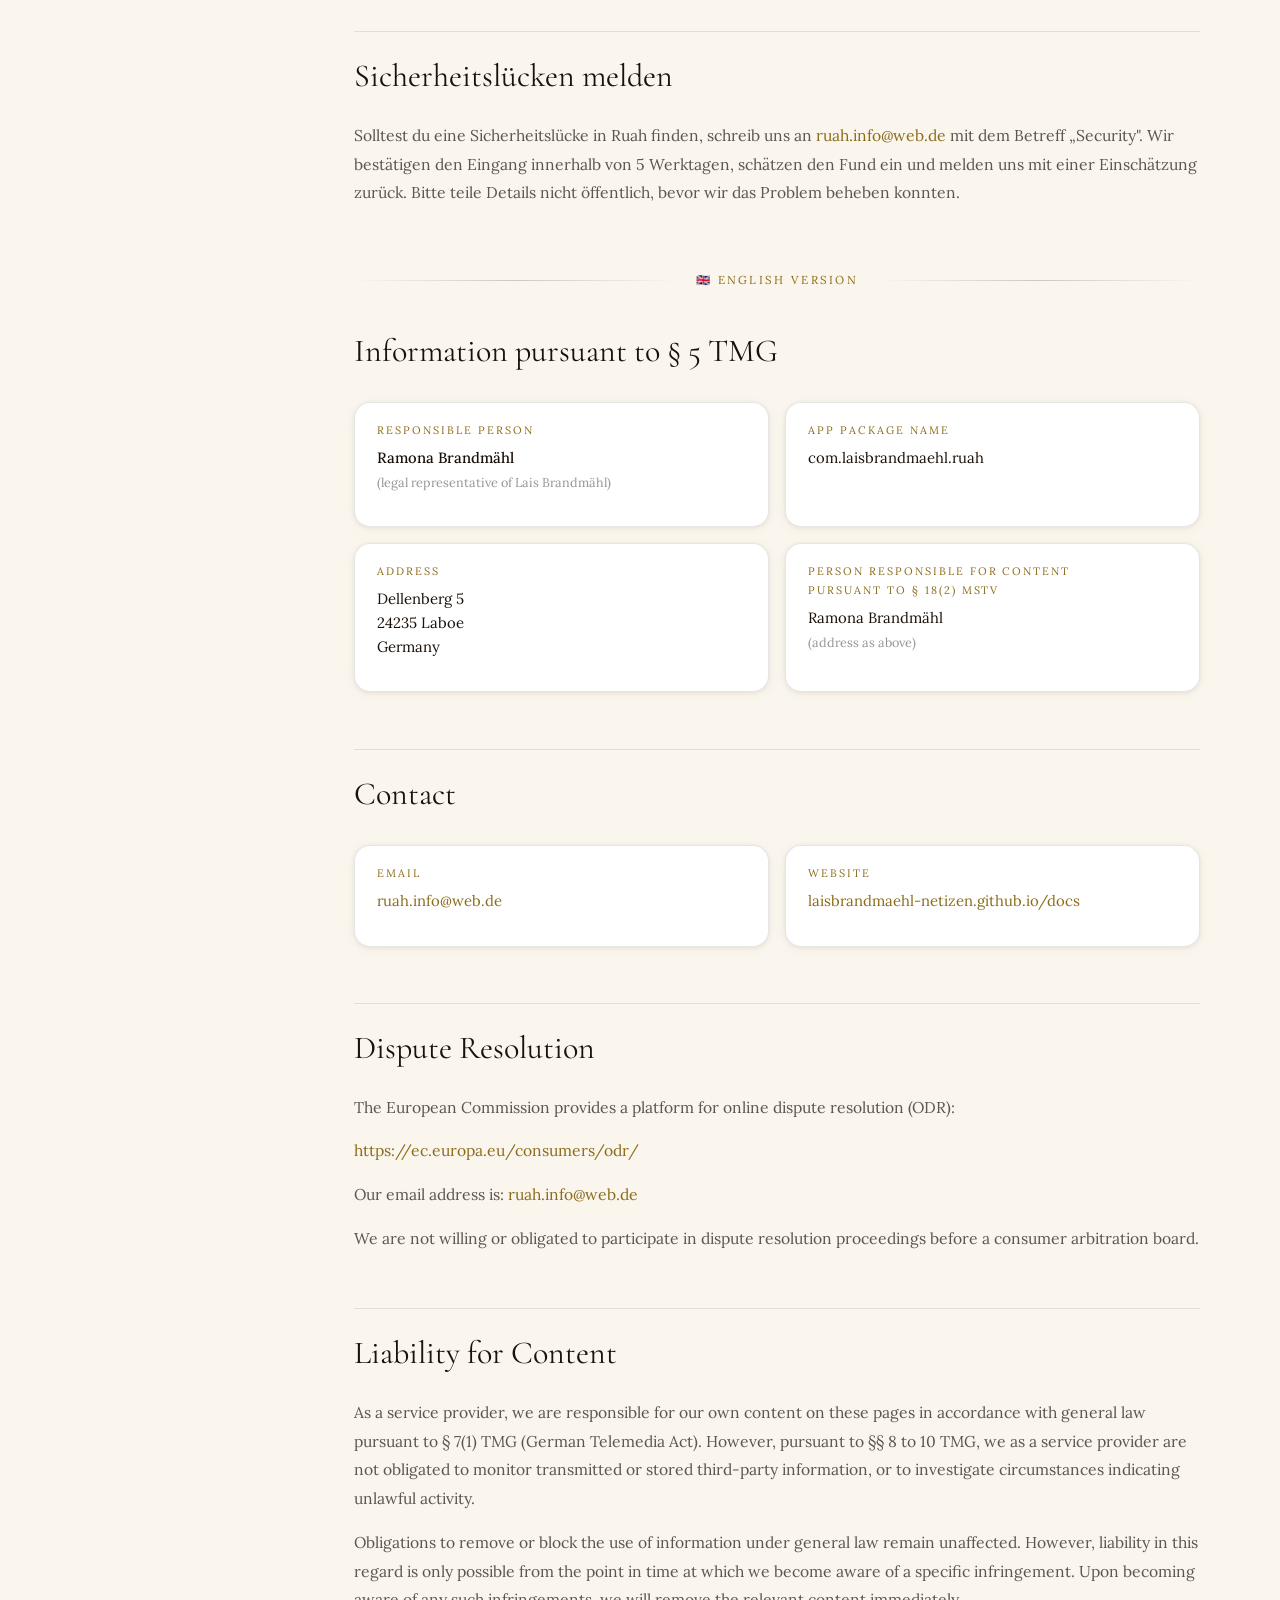
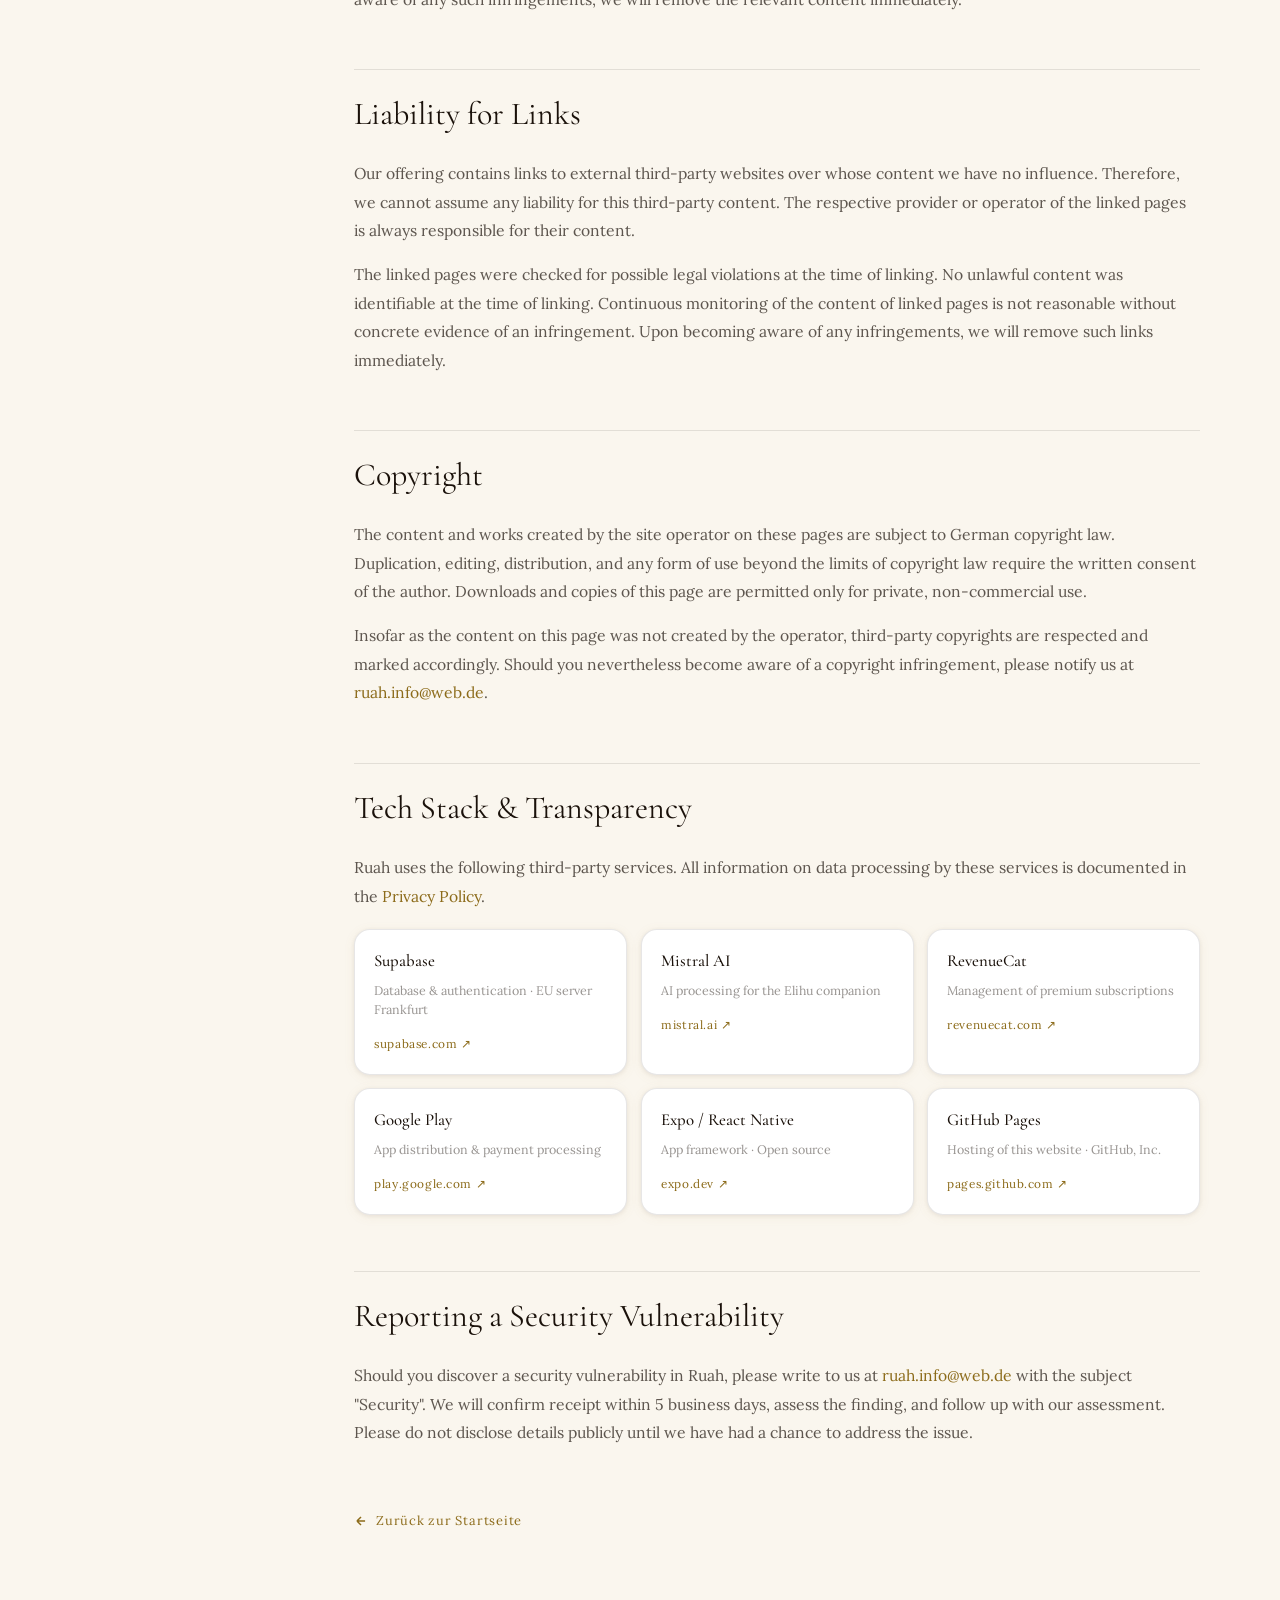
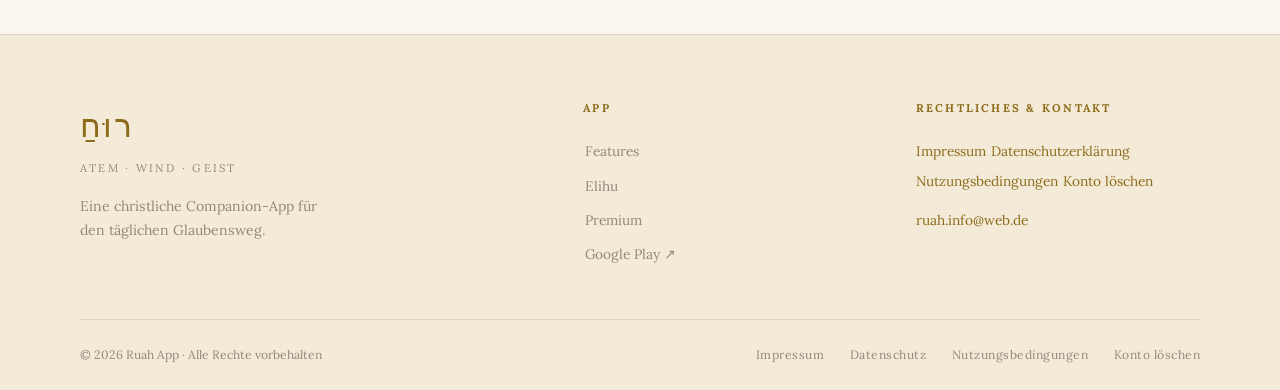
<file: docs/imprint.html>
<!DOCTYPE html>
<html lang="de">
<head>
  <meta charset="UTF-8">
  <meta name="viewport" content="width=device-width, initial-scale=1.0">
  <link rel="icon" type="image/png" href="favicon.png">
  <meta name="description" content="Ruah App Impressum — Angaben gemäß § 5 TMG und § 18 Abs. 2 MStV.">
  <meta name="robots" content="noindex">
  <meta name="theme-color" content="#FAF6EE">
  <title>Impressum · Ruah</title>
  <link rel="preconnect" href="https://fonts.googleapis.com">
  <link rel="preconnect" href="https://fonts.gstatic.com" crossorigin>
  <link href="https://fonts.googleapis.com/css2?family=Cormorant+Garamond:ital,wght@0,300;0,400;0,500;1,300;1,400&family=Lora:ital,wght@0,400;0,500;1,400&display=swap" rel="stylesheet">
  <link rel="stylesheet" href="style.css">
</head>
<body>

<div id="progress-bar" role="progressbar" aria-hidden="true"></div>

<nav id="nav" aria-label="Hauptnavigation">
  <div class="nav-inner">
    <a href="index.html" class="nav-logo" aria-label="Ruah Startseite">
      <span class="nav-logo-heb">רוּחַ</span>
      <span class="nav-logo-lat">Ruah</span>
    </a>
    <div class="nav-links">
      <a href="index.html">Startseite</a>
      <a href="privacy.html">Datenschutz</a>
      <a href="terms.html">Nutzungsbedingungen</a>
    </div>
  </div>
</nav>

<header class="legal-hero">
  <div class="legal-hero-orb" aria-hidden="true"></div>
  <div class="container--narrow">
    <span class="legal-icon" aria-hidden="true">📋</span>
    <h1 class="legal-title">Impressum<br><span style="color:var(--ink-45);font-size:.62em;font-weight:300">Legal Notice</span></h1>
    <p class="legal-sub">Angaben gemäß § 5 TMG · § 18 Abs. 2 MStV</p>
    <div class="lang-switch" role="navigation" aria-label="Sprachauswahl">
      <a href="#" data-target="de" class="active" aria-current="true">🇩🇪 Deutsch</a>
      <a href="#" data-target="en">🇬🇧 English</a>
    </div>
  </div>
</header>

<div class="legal-body">
  <div class="container">
    <div class="legal-layout">

      <aside class="legal-toc" aria-label="Inhaltsverzeichnis">
        <span class="toc-label">Deutsch</span>
        <a href="#imp-angaben">Verantwortliche</a>
        <a href="#imp-kontakt">Kontakt</a>
        <a href="#imp-streit">Streitschlichtung</a>
        <a href="#imp-haftung-inhalte">Haftung Inhalte</a>
        <a href="#imp-haftung-links">Haftung Links</a>
        <a href="#imp-urheberrecht">Urheberrecht</a>
        <a href="#imp-techstack">Tech-Stack</a>
        <a href="#imp-sicherheit">Sicherheit</a>
        <div class="toc-section">
          <span class="toc-label">English</span>
          <a href="#imp-en-angaben">Responsible Party</a>
          <a href="#imp-en-kontakt">Contact</a>
          <a href="#imp-en-streit">Dispute Resolution</a>
          <a href="#imp-en-haftung-inhalte">Liability for Content</a>
          <a href="#imp-en-haftung-links">Liability for Links</a>
          <a href="#imp-en-urheberrecht">Copyright</a>
          <a href="#imp-en-techstack">Tech Stack</a>
          <a href="#imp-en-sicherheit">Security</a>
        </div>
      </aside>

      <article class="legal-content" id="de">

        <h2 id="imp-angaben">Angaben gemäß § 5 TMG</h2>

        <div class="imprint-grid">
          <div class="info-row">
            <span class="ir-label">Verantwortliche Person</span>
            <p class="ir-value">
              <strong>Ramona Brandmähl</strong><br>
              <span style="font-size:.85em;color:var(--ink-45)">(gesetzliche Vertreterin von Lais Brandmähl)</span>
            </p>
          </div>
          <div class="info-row">
            <span class="ir-label">App-Paketname</span>
            <p class="ir-value">com.laisbrandmaehl.ruah</p>
          </div>
          <div class="info-row">
            <span class="ir-label">Anschrift</span>
            <p class="ir-value">
              Dellenberg 5<br>
              24235 Laboe<br>
              Deutschland
            </p>
          </div>
          <div class="info-row">
            <span class="ir-label">Inhaltlich Verantwortliche<br>gem. § 18 Abs. 2 MStV</span>
            <p class="ir-value">
              Ramona Brandmähl<br>
              <span style="font-size:.85em;color:var(--ink-45)">(Anschrift wie oben)</span>
            </p>
          </div>
        </div>

        <h2 id="imp-kontakt">Kontakt</h2>

        <div class="imprint-grid">
          <div class="info-row">
            <span class="ir-label">E-Mail</span>
            <p class="ir-value">
              <a href="mailto:ruah.info@web.de">ruah.info@web.de</a>
            </p>
          </div>
          <div class="info-row">
            <span class="ir-label">Website</span>
            <p class="ir-value">
              <a href="https://laisbrandmaehl-netizen.github.io/docs/" target="_blank" rel="noopener">laisbrandmaehl-netizen.github.io/docs</a>
            </p>
          </div>
        </div>

        <h2 id="imp-streit">Streitschlichtung</h2>
        <p>Die Europäische Kommission stellt eine Plattform zur Online-Streitbeilegung (OS) bereit:</p>
        <p><a href="https://ec.europa.eu/consumers/odr/" target="_blank" rel="noopener">https://ec.europa.eu/consumers/odr/</a></p>
        <p>Unsere E-Mail-Adresse lautet: <a href="mailto:ruah.info@web.de">ruah.info@web.de</a></p>
        <p>Wir sind nicht bereit oder verpflichtet, an Streitbeilegungsverfahren vor einer Verbraucherschlichtungsstelle teilzunehmen.</p>

        <h2 id="imp-haftung-inhalte">Haftung für Inhalte</h2>
        <p>Als Diensteanbieter sind wir gemäß § 7 Abs. 1 TMG für eigene Inhalte nach den allgemeinen Gesetzen verantwortlich. Nach §§ 8 bis 10 TMG sind wir als Diensteanbieter jedoch nicht verpflichtet, übermittelte oder gespeicherte fremde Informationen zu überwachen oder nach Umständen zu forschen, die auf eine rechtswidrige Tätigkeit hinweisen.</p>
        <p>Verpflichtungen zur Entfernung oder Sperrung der Nutzung von Informationen nach den allgemeinen Gesetzen bleiben hiervon unberührt. Eine diesbezügliche Haftung ist jedoch erst ab dem Zeitpunkt der Kenntnis einer konkreten Rechtsverletzung möglich. Bei Bekanntwerden von entsprechenden Rechtsverletzungen werden wir diese Inhalte umgehend entfernen.</p>

        <h2 id="imp-haftung-links">Haftung für Links</h2>
        <p>Unser Angebot enthält Links zu externen Websites Dritter, auf deren Inhalte wir keinen Einfluss haben. Deshalb können wir für diese fremden Inhalte auch keine Gewähr übernehmen. Für die Inhalte der verlinkten Seiten ist stets der jeweilige Anbieter oder Betreiber der Seiten verantwortlich.</p>
        <p>Die verlinkten Seiten wurden zum Zeitpunkt der Verlinkung auf mögliche Rechtsverstöße überprüft. Rechtswidrige Inhalte waren zum Zeitpunkt der Verlinkung nicht erkennbar. Eine permanente inhaltliche Kontrolle der verlinkten Seiten ist ohne konkrete Anhaltspunkte einer Rechtsverletzung nicht zumutbar. Bei Bekanntwerden von Rechtsverletzungen werden wir derartige Links umgehend entfernen.</p>

        <h2 id="imp-urheberrecht">Urheberrecht</h2>
        <p>Die durch die Seitenbetreiberin erstellten Inhalte und Werke auf diesen Seiten unterliegen dem deutschen Urheberrecht. Die Vervielfältigung, Bearbeitung, Verbreitung und jede Art der Verwertung außerhalb der Grenzen des Urheberrechtes bedürfen der schriftlichen Zustimmung der Autorin. Downloads und Kopien dieser Seite sind nur für den privaten, nicht kommerziellen Gebrauch gestattet.</p>
        <p>Soweit die Inhalte auf dieser Seite nicht von der Betreiberin erstellt wurden, werden die Urheberrechte Dritter beachtet und entsprechend kenntlich gemacht. Solltest du trotzdem auf eine Urheberrechtsverletzung aufmerksam werden, bitten wir um einen Hinweis an <a href="mailto:ruah.info@web.de">ruah.info@web.de</a>.</p>

        <h2 id="imp-techstack">Tech-Stack &amp; Transparenz</h2>
        <p>Ruah verwendet folgende Drittanbieter-Dienste. Alle Informationen zur Datenverarbeitung durch diese Dienste sind in der <a href="privacy.html">Datenschutzerklärung</a> dokumentiert.</p>

        <div class="tp-grid">
          <div class="tp-card">
            <h4>Supabase</h4>
            <p>Datenbank &amp; Authentifizierung · EU-Server Frankfurt</p>
            <a href="https://supabase.com" target="_blank" rel="noopener">supabase.com ↗</a>
          </div>
          <div class="tp-card">
            <h4>Mistral AI</h4>
            <p>KI-Verarbeitung für den Elihu-Begleiter</p>
            <a href="https://mistral.ai" target="_blank" rel="noopener">mistral.ai ↗</a>
          </div>
          <div class="tp-card">
            <h4>RevenueCat</h4>
            <p>Verwaltung von Premium-Abonnements</p>
            <a href="https://revenuecat.com" target="_blank" rel="noopener">revenuecat.com ↗</a>
          </div>
          <div class="tp-card">
            <h4>Google Play</h4>
            <p>App-Distribution &amp; Zahlungsabwicklung</p>
            <a href="https://play.google.com" target="_blank" rel="noopener">play.google.com ↗</a>
          </div>
          <div class="tp-card">
            <h4>Expo / React Native</h4>
            <p>App-Framework · Open Source</p>
            <a href="https://expo.dev" target="_blank" rel="noopener">expo.dev ↗</a>
          </div>
          <div class="tp-card">
            <h4>GitHub Pages</h4>
            <p>Hosting dieser Website · GitHub, Inc.</p>
            <a href="https://pages.github.com" target="_blank" rel="noopener">pages.github.com ↗</a>
          </div>
        </div>

        <h2 id="imp-sicherheit">Sicherheitslücken melden</h2>
        <p>Solltest du eine Sicherheitslücke in Ruah finden, schreib uns an <a href="mailto:ruah.info@web.de?subject=Security">ruah.info@web.de</a> mit dem Betreff „Security". Wir bestätigen den Eingang innerhalb von 5 Werktagen, schätzen den Fund ein und melden uns mit einer Einschätzung zurück. Bitte teile Details nicht öffentlich, bevor wir das Problem beheben konnten.</p>

        <!-- ENGLISH -->
        <div class="lang-section" id="en">
          <div class="lang-divider"><span>🇬🇧 English Version</span></div>

          <h2 id="imp-en-angaben">Information pursuant to § 5 TMG</h2>

          <div class="imprint-grid">
            <div class="info-row">
              <span class="ir-label">Responsible Person</span>
              <p class="ir-value">
                <strong>Ramona Brandmähl</strong><br>
                <span style="font-size:.85em;color:var(--ink-45)">(legal representative of Lais Brandmähl)</span>
              </p>
            </div>
            <div class="info-row">
              <span class="ir-label">App Package Name</span>
              <p class="ir-value">com.laisbrandmaehl.ruah</p>
            </div>
            <div class="info-row">
              <span class="ir-label">Address</span>
              <p class="ir-value">
                Dellenberg 5<br>
                24235 Laboe<br>
                Germany
              </p>
            </div>
            <div class="info-row">
              <span class="ir-label">Person Responsible for Content<br>pursuant to § 18(2) MStV</span>
              <p class="ir-value">
                Ramona Brandmähl<br>
                <span style="font-size:.85em;color:var(--ink-45)">(address as above)</span>
              </p>
            </div>
          </div>

          <h2 id="imp-en-kontakt">Contact</h2>

          <div class="imprint-grid">
            <div class="info-row">
              <span class="ir-label">Email</span>
              <p class="ir-value">
                <a href="mailto:ruah.info@web.de">ruah.info@web.de</a>
              </p>
            </div>
            <div class="info-row">
              <span class="ir-label">Website</span>
              <p class="ir-value">
                <a href="https://laisbrandmaehl-netizen.github.io/docs/" target="_blank" rel="noopener">laisbrandmaehl-netizen.github.io/docs</a>
              </p>
            </div>
          </div>

          <h2 id="imp-en-streit">Dispute Resolution</h2>
          <p>The European Commission provides a platform for online dispute resolution (ODR):</p>
          <p><a href="https://ec.europa.eu/consumers/odr/" target="_blank" rel="noopener">https://ec.europa.eu/consumers/odr/</a></p>
          <p>Our email address is: <a href="mailto:ruah.info@web.de">ruah.info@web.de</a></p>
          <p>We are not willing or obligated to participate in dispute resolution proceedings before a consumer arbitration board.</p>

          <h2 id="imp-en-haftung-inhalte">Liability for Content</h2>
          <p>As a service provider, we are responsible for our own content on these pages in accordance with general law pursuant to § 7(1) TMG (German Telemedia Act). However, pursuant to §§ 8 to 10 TMG, we as a service provider are not obligated to monitor transmitted or stored third-party information, or to investigate circumstances indicating unlawful activity.</p>
          <p>Obligations to remove or block the use of information under general law remain unaffected. However, liability in this regard is only possible from the point in time at which we become aware of a specific infringement. Upon becoming aware of any such infringements, we will remove the relevant content immediately.</p>

          <h2 id="imp-en-haftung-links">Liability for Links</h2>
          <p>Our offering contains links to external third-party websites over whose content we have no influence. Therefore, we cannot assume any liability for this third-party content. The respective provider or operator of the linked pages is always responsible for their content.</p>
          <p>The linked pages were checked for possible legal violations at the time of linking. No unlawful content was identifiable at the time of linking. Continuous monitoring of the content of linked pages is not reasonable without concrete evidence of an infringement. Upon becoming aware of any infringements, we will remove such links immediately.</p>

          <h2 id="imp-en-urheberrecht">Copyright</h2>
          <p>The content and works created by the site operator on these pages are subject to German copyright law. Duplication, editing, distribution, and any form of use beyond the limits of copyright law require the written consent of the author. Downloads and copies of this page are permitted only for private, non-commercial use.</p>
          <p>Insofar as the content on this page was not created by the operator, third-party copyrights are respected and marked accordingly. Should you nevertheless become aware of a copyright infringement, please notify us at <a href="mailto:ruah.info@web.de">ruah.info@web.de</a>.</p>

          <h2 id="imp-en-techstack">Tech Stack &amp; Transparency</h2>
          <p>Ruah uses the following third-party services. All information on data processing by these services is documented in the <a href="privacy.html">Privacy Policy</a>.</p>

          <div class="tp-grid">
            <div class="tp-card">
              <h4>Supabase</h4>
              <p>Database &amp; authentication · EU server Frankfurt</p>
              <a href="https://supabase.com" target="_blank" rel="noopener">supabase.com ↗</a>
            </div>
            <div class="tp-card">
              <h4>Mistral AI</h4>
              <p>AI processing for the Elihu companion</p>
              <a href="https://mistral.ai" target="_blank" rel="noopener">mistral.ai ↗</a>
            </div>
            <div class="tp-card">
              <h4>RevenueCat</h4>
              <p>Management of premium subscriptions</p>
              <a href="https://revenuecat.com" target="_blank" rel="noopener">revenuecat.com ↗</a>
            </div>
            <div class="tp-card">
              <h4>Google Play</h4>
              <p>App distribution &amp; payment processing</p>
              <a href="https://play.google.com" target="_blank" rel="noopener">play.google.com ↗</a>
            </div>
            <div class="tp-card">
              <h4>Expo / React Native</h4>
              <p>App framework · Open source</p>
              <a href="https://expo.dev" target="_blank" rel="noopener">expo.dev ↗</a>
            </div>
            <div class="tp-card">
              <h4>GitHub Pages</h4>
              <p>Hosting of this website · GitHub, Inc.</p>
              <a href="https://pages.github.com" target="_blank" rel="noopener">pages.github.com ↗</a>
            </div>
          </div>

          <h2 id="imp-en-sicherheit">Reporting a Security Vulnerability</h2>
          <p>Should you discover a security vulnerability in Ruah, please write to us at <a href="mailto:ruah.info@web.de?subject=Security">ruah.info@web.de</a> with the subject "Security". We will confirm receipt within 5 business days, assess the finding, and follow up with our assessment. Please do not disclose details publicly until we have had a chance to address the issue.</p>
        </div>

        <a href="index.html" class="back-link">
          <svg width="14" height="14" viewBox="0 0 24 24" fill="none" stroke="currentColor" stroke-width="2.5" aria-hidden="true"><path d="M19 12H5M5 12l7-7M5 12l7 7"/></svg>
          Zurück zur Startseite
        </a>

      </article>
    </div>
  </div>
</div>

<footer id="footer" aria-label="Seitenfu&szlig;">
  <div class="container">
    <div class="footer-grid">
      <div class="footer-brand">
        <span class="f-heb">רוּחַ</span>
        <p class="f-sub">Atem · Wind · Geist</p>
        <p class="f-desc">Eine christliche Companion-App für den täglichen Glaubensweg.</p>
      </div>
      <div class="footer-col">
        <h4>App</h4>
        <a href="index.html#features">Features</a>
        <a href="index.html#elihu">Elihu</a>
        <a href="index.html#premium">Premium</a>
        <a href="https://play.google.com/store/apps/details?id=com.laisbrandmaehl.ruah" target="_blank" rel="noopener">Google Play ↗</a>
      </div>
      <div class="footer-col footer-contact">
        <h4>Rechtliches &amp; Kontakt</h4>
        <a href="imprint.html">Impressum</a>
        <a href="privacy.html">Datenschutzerklärung</a>
        <a href="terms.html">Nutzungsbedingungen</a>
        <a href="account-deletion.html">Konto löschen</a>
        <p style="margin-top:.8rem"><a href="mailto:ruah.info@web.de">ruah.info@web.de</a></p>
      </div>
    </div>
    <div class="footer-bottom">
      <p class="footer-copy">© 2026 Ruah App · Alle Rechte vorbehalten</p>
      <nav class="footer-legal-links" aria-label="Rechtliche Links">
        <a href="imprint.html">Impressum</a>
        <a href="privacy.html">Datenschutz</a>
        <a href="terms.html">Nutzungsbedingungen</a>
        <a href="account-deletion.html">Konto löschen</a>
      </nav>
    </div>
  </div>
</footer>

<script src="script.js"></script>
</body>
</html>
</file>
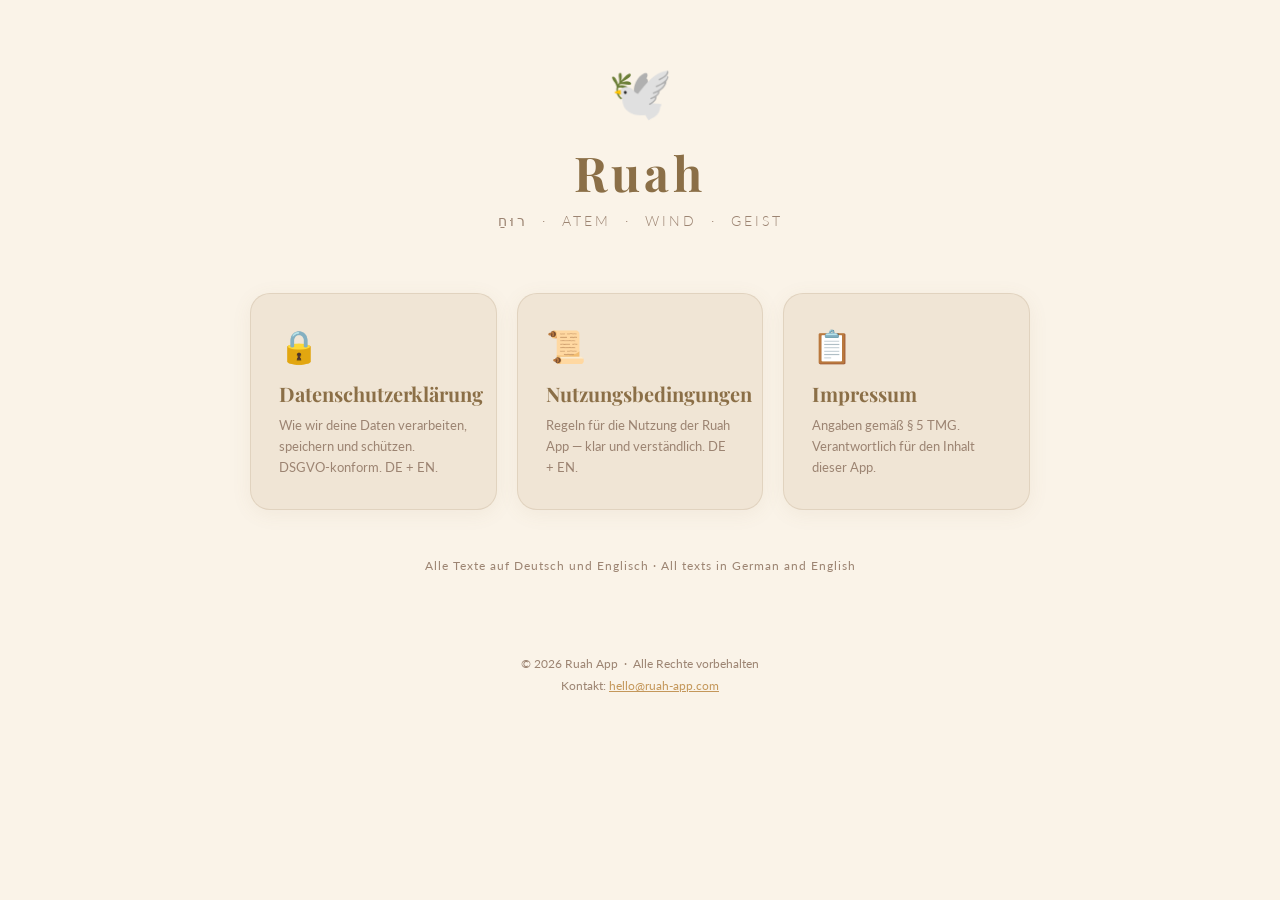
<file: docs/legal-index.html>
<!DOCTYPE html>
<html lang="de">
<head>
  <meta charset="UTF-8" />
  <meta name="viewport" content="width=device-width, initial-scale=1.0" />
  <title>Ruah — Rechtliches</title>
  <link rel="preconnect" href="https://fonts.googleapis.com">
  <link href="https://fonts.googleapis.com/css2?family=Playfair+Display:ital,wght@0,700;1,400&family=Lato:wght@300;400;700&display=swap" rel="stylesheet">
  <style>
    :root {
      --bg:      #FAF3E8;
      --card:    #F0E5D5;
      --primary: #8B6F47;
      --accent:  #C4975A;
      --text:    #2C1F0F;
      --subtle:  #9C8472;
    }
    * { box-sizing: border-box; margin: 0; padding: 0; }
    body {
      background: var(--bg);
      color: var(--text);
      font-family: 'Lato', sans-serif;
      min-height: 100vh;
      display: flex;
      flex-direction: column;
      align-items: center;
      padding: 60px 24px 80px;
    }
    .dove { font-size: 52px; margin-bottom: 16px; }
    h1 {
      font-family: 'Playfair Display', serif;
      font-size: clamp(2rem, 5vw, 3rem);
      color: var(--primary);
      letter-spacing: 4px;
      margin-bottom: 8px;
    }
    .tagline {
      font-family: 'Lato', sans-serif;
      font-weight: 300;
      font-size: 14px;
      color: var(--subtle);
      letter-spacing: 3px;
      text-transform: uppercase;
      margin-bottom: 64px;
    }
    .grid {
      display: grid;
      grid-template-columns: repeat(auto-fit, minmax(240px, 1fr));
      gap: 20px;
      width: 100%;
      max-width: 780px;
    }
    a.card {
      display: block;
      background: var(--card);
      border-radius: 20px;
      padding: 32px 28px;
      text-decoration: none;
      color: var(--text);
      border: 1.5px solid rgba(139,111,71,0.15);
      transition: transform 0.2s ease, box-shadow 0.2s ease;
      box-shadow: 0 4px 20px rgba(139,111,71,0.08);
    }
    a.card:hover {
      transform: translateY(-4px);
      box-shadow: 0 12px 36px rgba(139,111,71,0.16);
    }
    .card-icon { font-size: 32px; margin-bottom: 14px; }
    .card h2 {
      font-family: 'Playfair Display', serif;
      font-size: 1.25rem;
      color: var(--primary);
      margin-bottom: 8px;
    }
    .card p {
      font-size: 13px;
      color: var(--subtle);
      line-height: 1.6;
    }
    .lang-note {
      margin-top: 48px;
      font-size: 12px;
      color: var(--subtle);
      letter-spacing: 1px;
      text-align: center;
    }
    footer {
      margin-top: 80px;
      font-size: 12px;
      color: var(--subtle);
      text-align: center;
      line-height: 1.8;
    }
  </style>
</head>
<body>
  <div class="dove">🕊️</div>
  <h1>Ruah</h1>
  <p class="tagline">רוּחַ &nbsp;·&nbsp; Atem &nbsp;·&nbsp; Wind &nbsp;·&nbsp; Geist</p>

  <div class="grid">
    <a class="card" href="privacy.html">
      <div class="card-icon">🔒</div>
      <h2>Datenschutzerklärung</h2>
      <p>Wie wir deine Daten verarbeiten, speichern und schützen. DSGVO-konform. DE + EN.</p>
    </a>
    <a class="card" href="terms.html">
      <div class="card-icon">📜</div>
      <h2>Nutzungsbedingungen</h2>
      <p>Regeln für die Nutzung der Ruah App — klar und verständlich. DE + EN.</p>
    </a>
    <a class="card" href="imprint.html">
      <div class="card-icon">📋</div>
      <h2>Impressum</h2>
      <p>Angaben gemäß § 5 TMG. Verantwortlich für den Inhalt dieser App.</p>
    </a>
  </div>

  <p class="lang-note">Alle Texte auf Deutsch und Englisch · All texts in German and English</p>

  <footer>
    © 2026 Ruah App &nbsp;·&nbsp; Alle Rechte vorbehalten<br>
    Kontakt: <a href="mailto:hello@ruah-app.com" style="color:var(--accent)">hello@ruah-app.com</a>
  </footer>
</body>
</html>
</file>
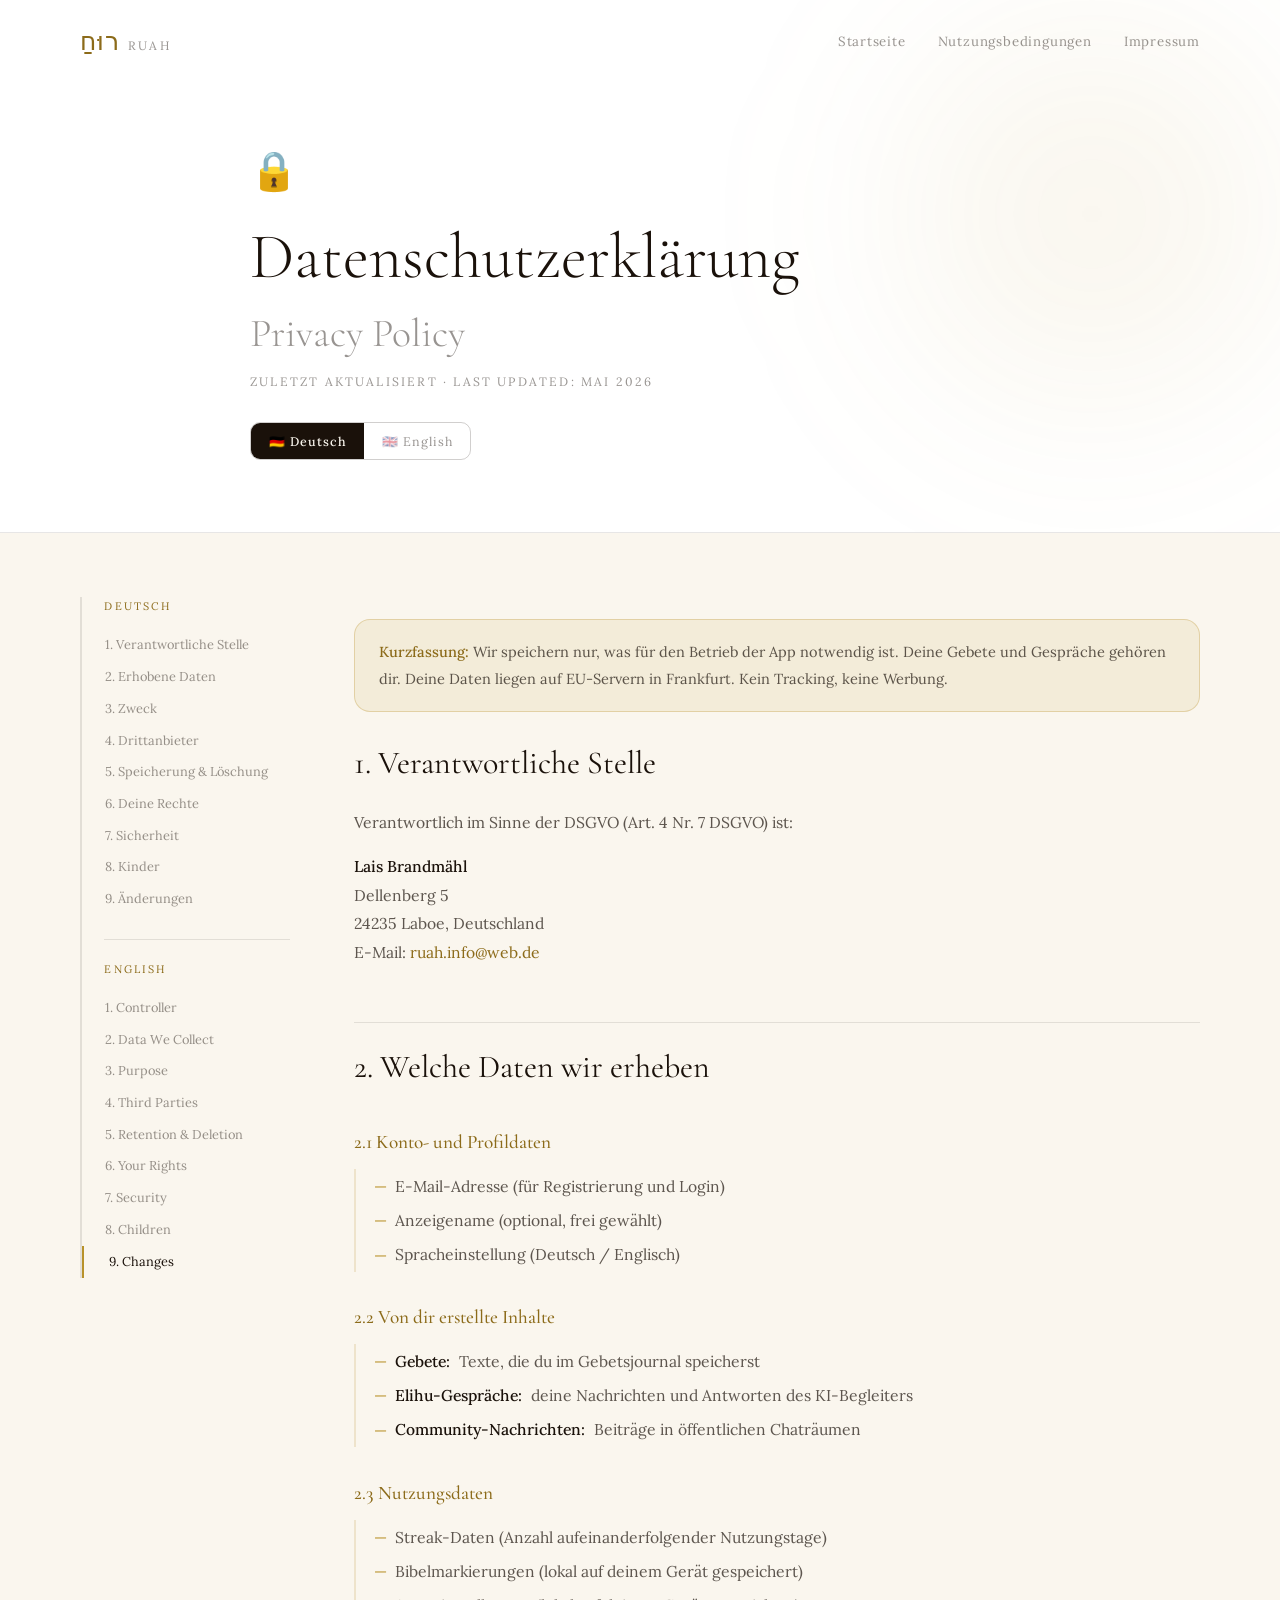
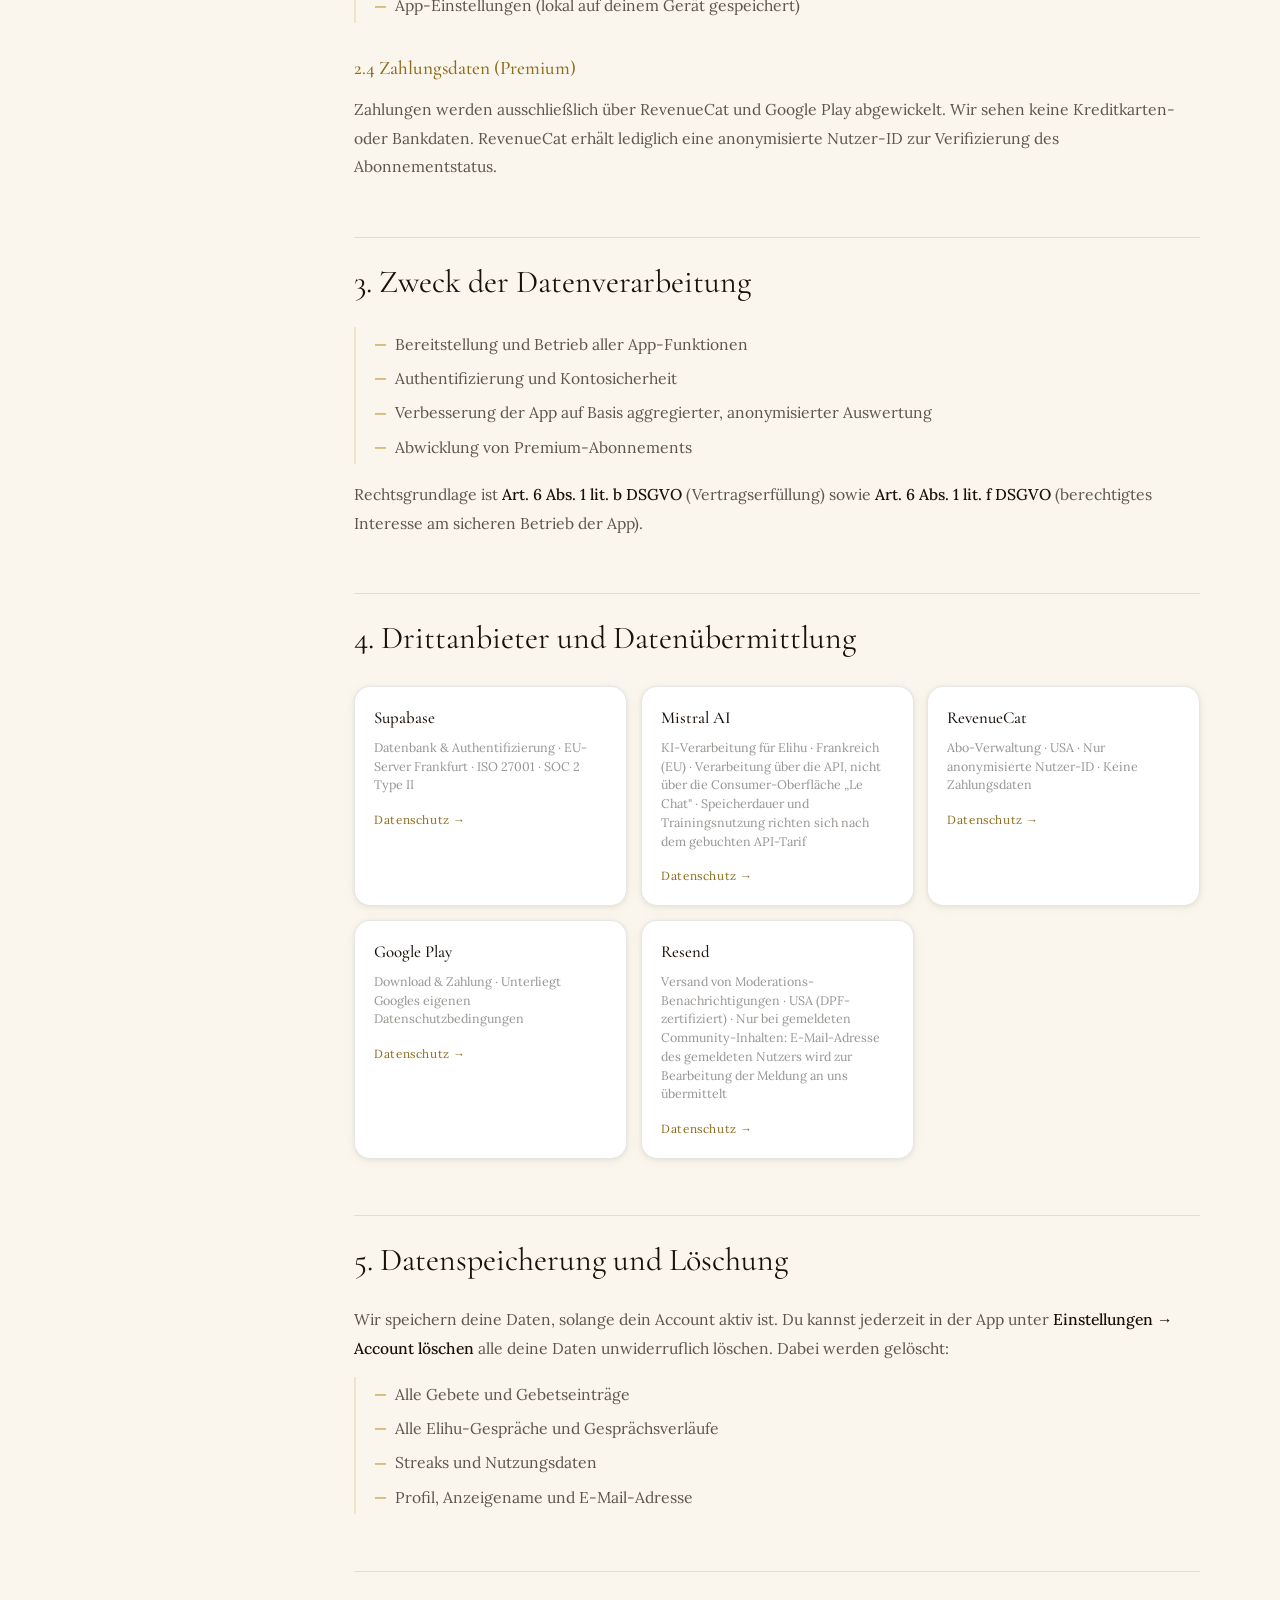
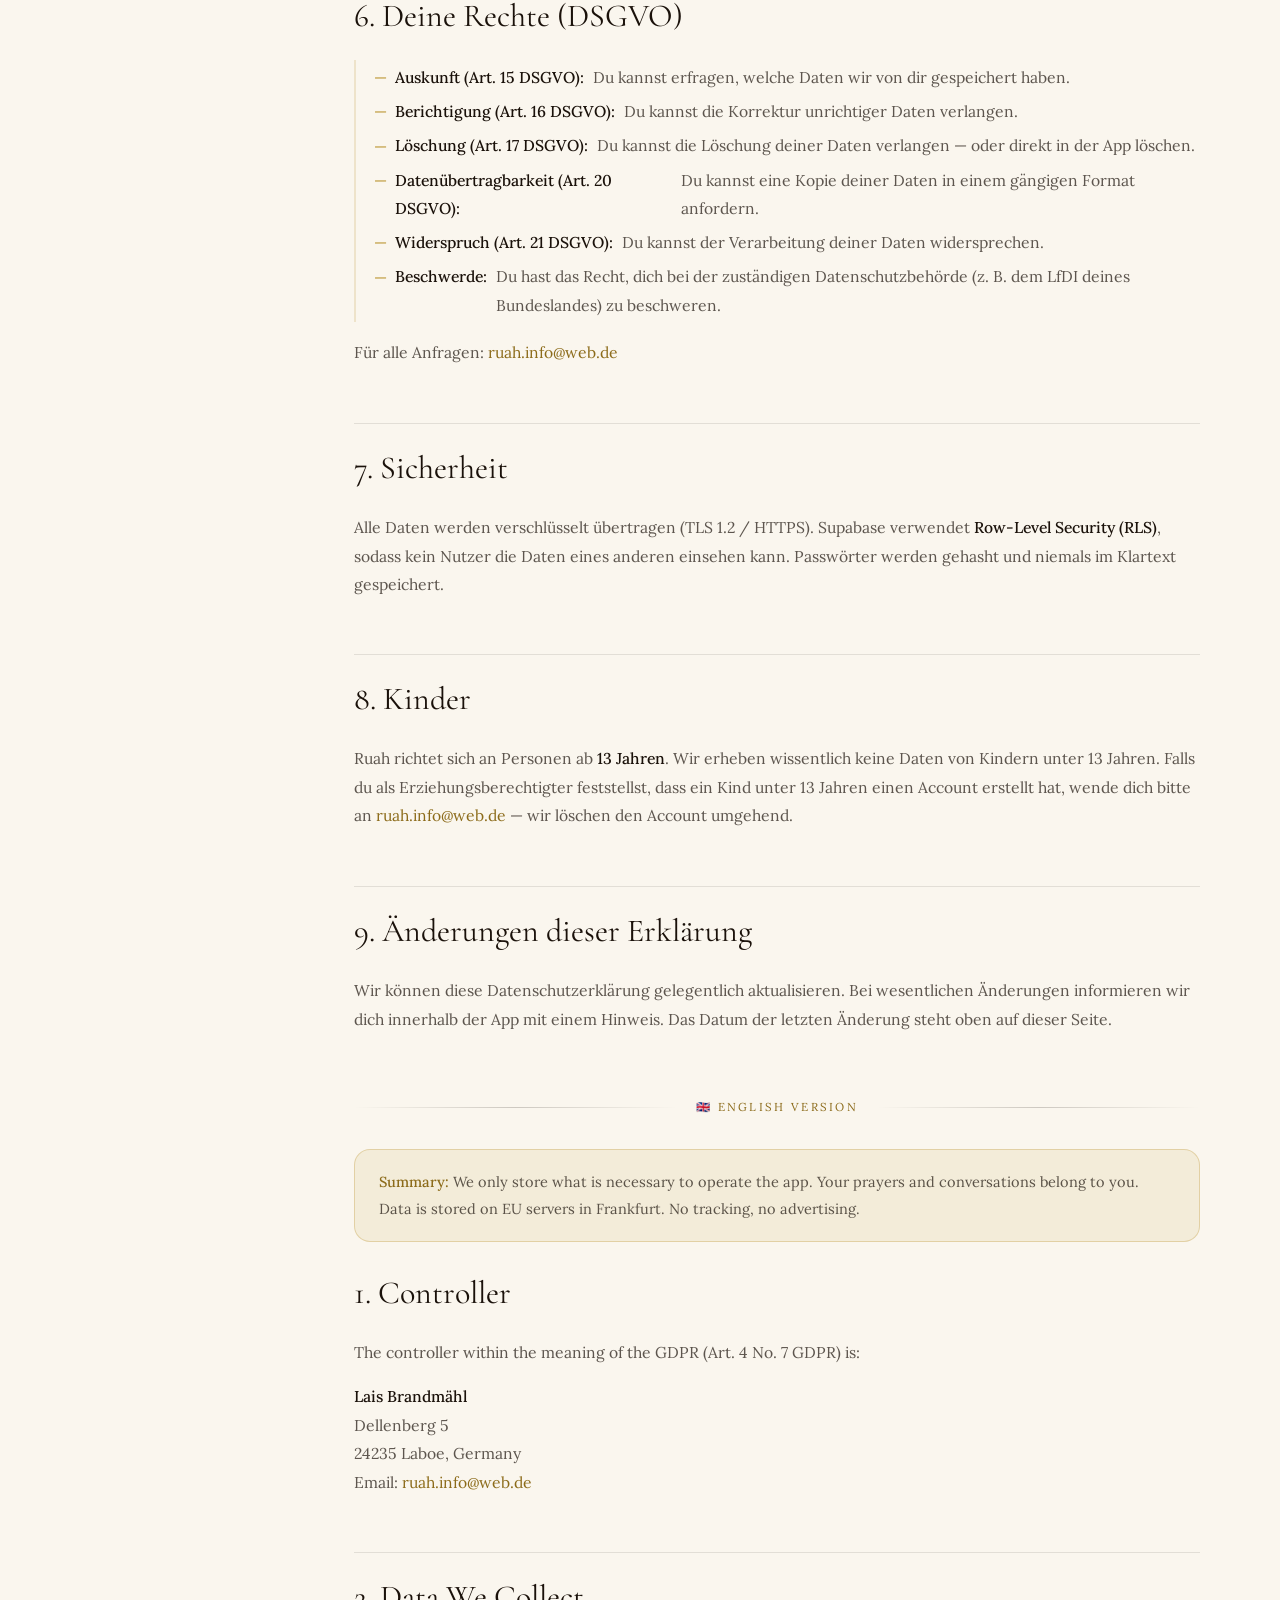
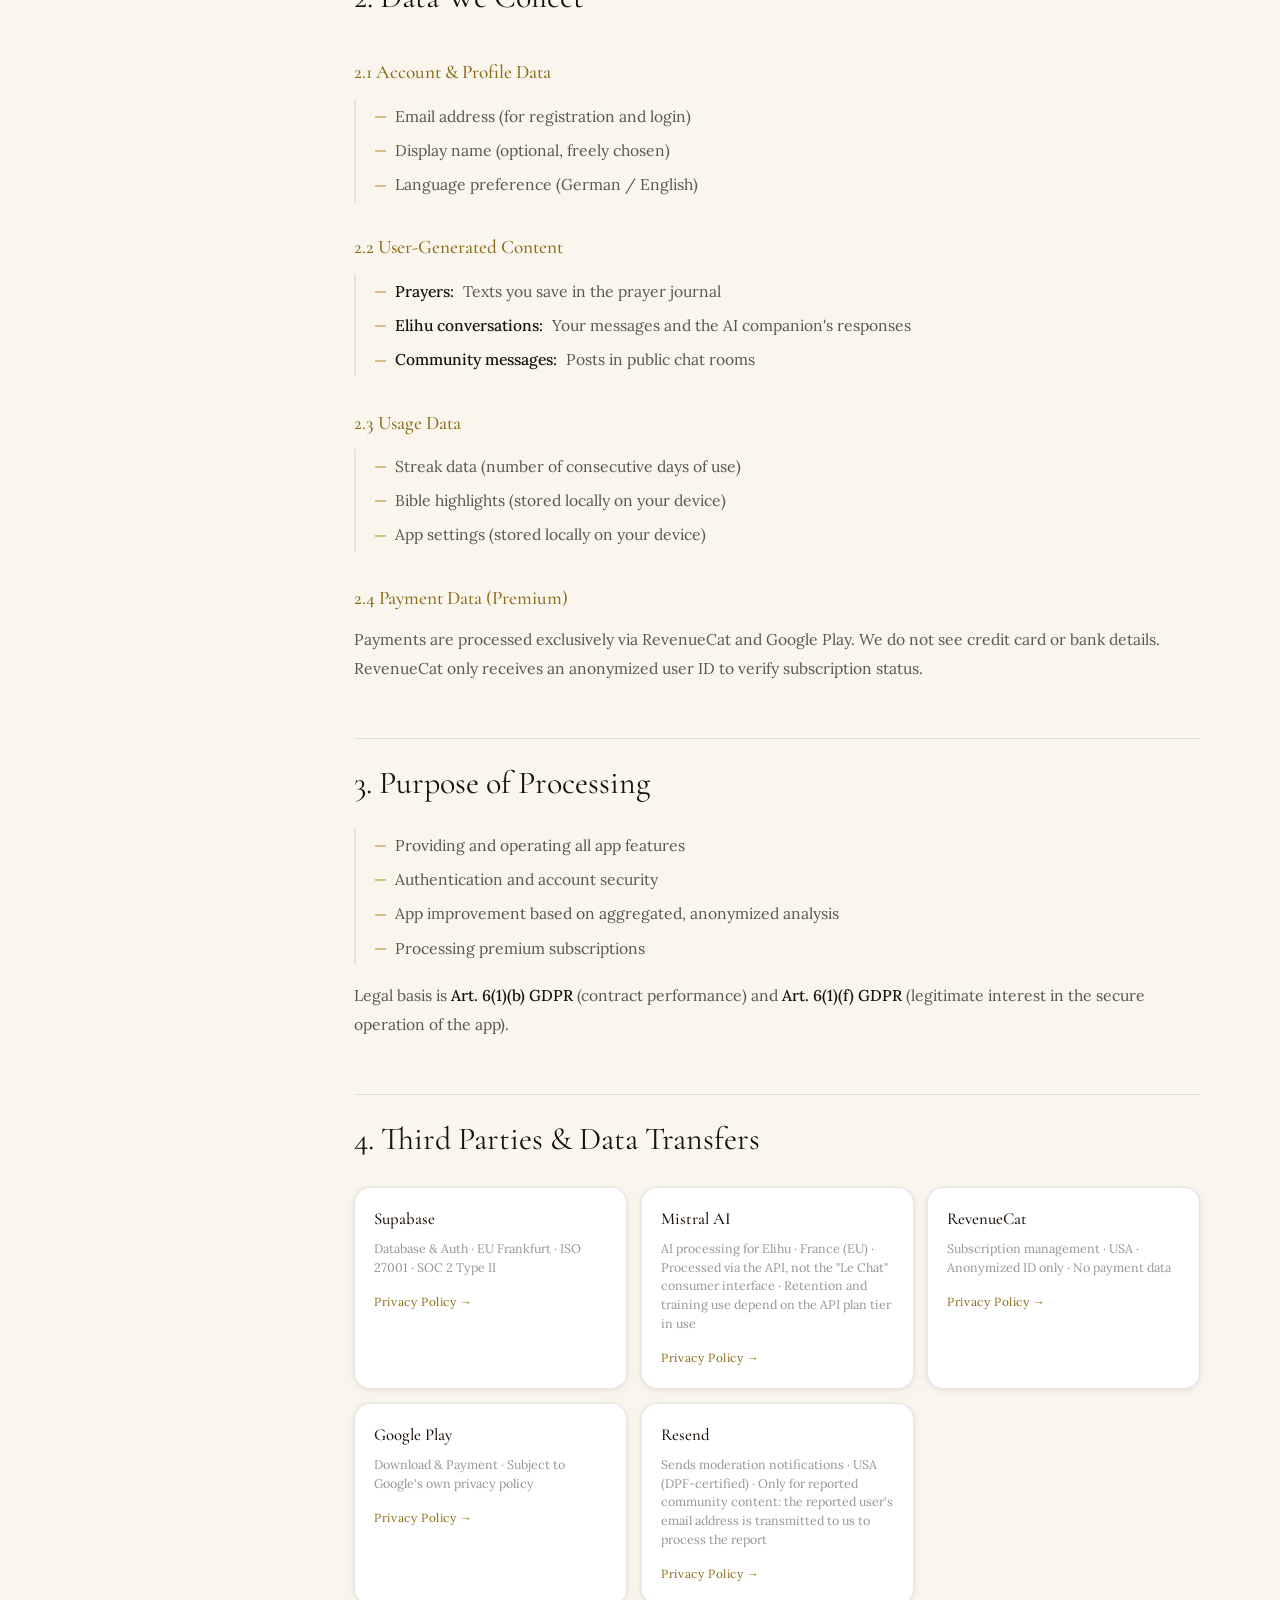
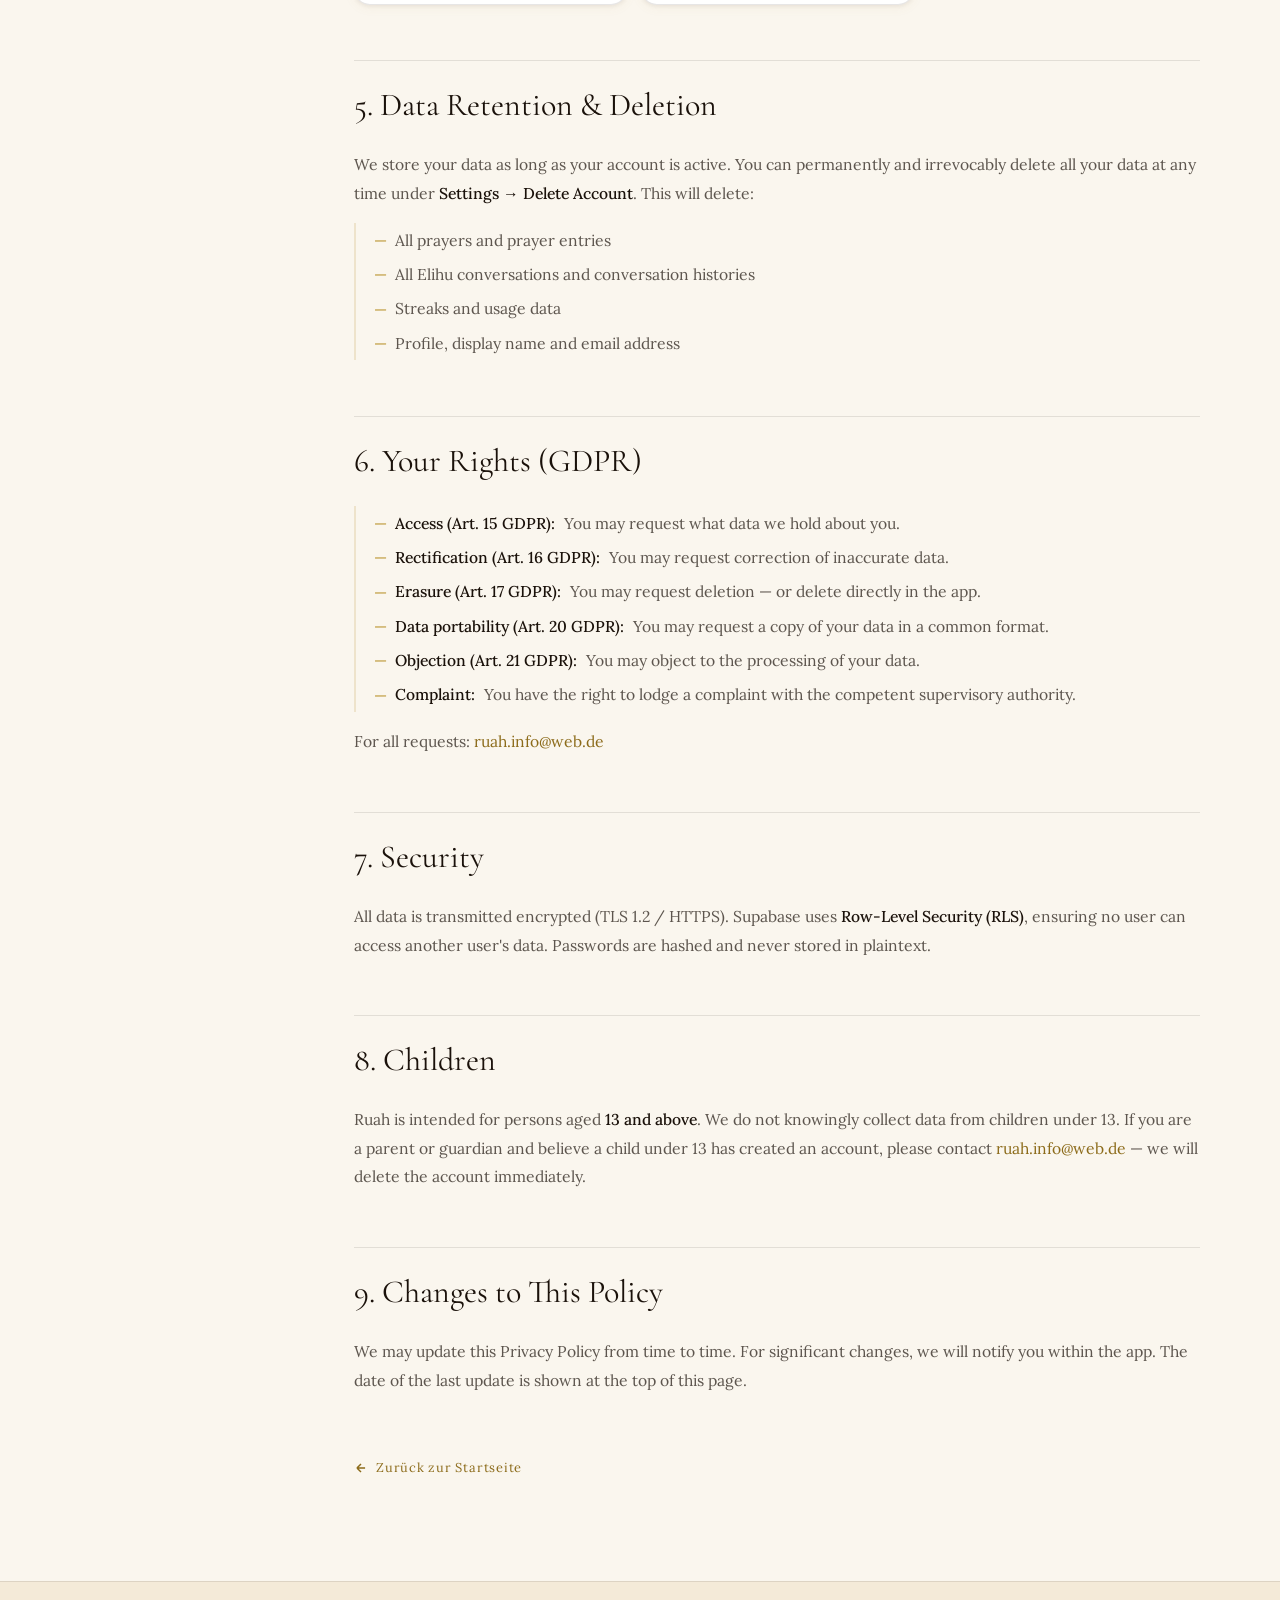
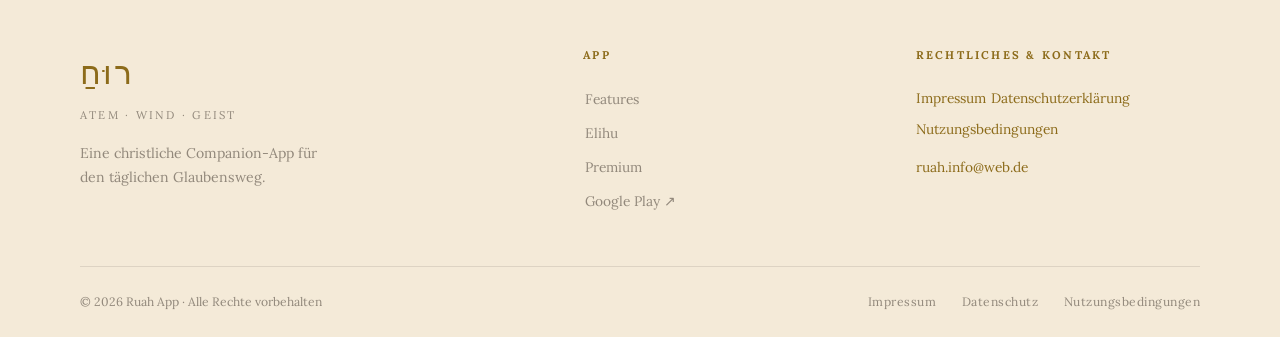
<file: docs/privacy.html>
<!DOCTYPE html>
<html lang="de">
<head>
  <meta charset="UTF-8">
  <meta name="viewport" content="width=device-width, initial-scale=1.0">
  <link rel="icon" type="image/png" href="favicon.png">
  <meta name="description" content="Ruah Datenschutzerklärung — DSGVO-konform. Wie wir deine Daten verarbeiten, speichern und schützen.">
  <meta name="robots" content="noindex">
  <meta name="theme-color" content="#FAF6EE">
  <title>Datenschutzerklärung · Ruah</title>
  <link rel="preconnect" href="https://fonts.googleapis.com">
  <link rel="preconnect" href="https://fonts.gstatic.com" crossorigin>
  <link href="https://fonts.googleapis.com/css2?family=Cormorant+Garamond:ital,wght@0,300;0,400;0,500;1,300;1,400&family=Lora:ital,wght@0,400;0,500;1,400&display=swap" rel="stylesheet">
  <link rel="stylesheet" href="style.css">
</head>
<body>

<div id="progress-bar" role="progressbar" aria-hidden="true"></div>

<nav id="nav" aria-label="Hauptnavigation">
  <div class="nav-inner">
    <a href="index.html" class="nav-logo" aria-label="Ruah Startseite">
      <span class="nav-logo-heb">רוּחַ</span>
      <span class="nav-logo-lat">Ruah</span>
    </a>
    <div class="nav-links">
      <a href="index.html">Startseite</a>
      <a href="terms.html">Nutzungsbedingungen</a>
      <a href="imprint.html">Impressum</a>
    </div>
  </div>
</nav>

<header class="legal-hero">
  <div class="legal-hero-orb" aria-hidden="true"></div>
  <div class="container--narrow">
    <span class="legal-icon" aria-hidden="true">🔒</span>
    <h1 class="legal-title">Datenschutzerklärung<br><span style="color:var(--ink-45);font-size:.62em;font-weight:300">Privacy Policy</span></h1>
    <p class="legal-sub">Zuletzt aktualisiert · Last updated: Mai 2026</p>
    <div class="lang-switch" role="navigation" aria-label="Sprachauswahl">
      <a href="#" data-target="de" class="active" aria-current="true">🇩🇪 Deutsch</a>
      <a href="#" data-target="en">🇬🇧 English</a>
    </div>
  </div>
</header>

<div class="legal-body">
  <div class="container">
    <div class="legal-layout">

      <aside class="legal-toc" aria-label="Inhaltsverzeichnis">
        <span class="toc-label">Deutsch</span>
        <a href="#de-1">1. Verantwortliche Stelle</a>
        <a href="#de-2">2. Erhobene Daten</a>
        <a href="#de-3">3. Zweck</a>
        <a href="#de-4">4. Drittanbieter</a>
        <a href="#de-5">5. Speicherung &amp; Löschung</a>
        <a href="#de-6">6. Deine Rechte</a>
        <a href="#de-7">7. Sicherheit</a>
        <a href="#de-8">8. Kinder</a>
        <a href="#de-9">9. Änderungen</a>
        <div class="toc-section">
          <span class="toc-label">English</span>
          <a href="#en-1">1. Controller</a>
          <a href="#en-2">2. Data We Collect</a>
          <a href="#en-3">3. Purpose</a>
          <a href="#en-4">4. Third Parties</a>
          <a href="#en-5">5. Retention &amp; Deletion</a>
          <a href="#en-6">6. Your Rights</a>
          <a href="#en-7">7. Security</a>
          <a href="#en-8">8. Children</a>
          <a href="#en-9">9. Changes</a>
        </div>
      </aside>

      <article class="legal-content" id="de">

        <div class="info-box">
          <p><strong>Kurzfassung:</strong> Wir speichern nur, was für den Betrieb der App notwendig ist. Deine Gebete und Gespräche gehören dir. Deine Daten liegen auf EU-Servern in Frankfurt. Kein Tracking, keine Werbung.</p>
        </div>

        <h2 id="de-1">1. Verantwortliche Stelle</h2>
        <p>Verantwortlich im Sinne der DSGVO (Art. 4 Nr. 7 DSGVO) ist:</p>
        <p><strong>Lais Brandmähl</strong><br>
        Dellenberg 5<br>
        24235 Laboe, Deutschland<br>
        E-Mail: <a href="mailto:ruah.info@web.de">ruah.info@web.de</a></p>

        <h2 id="de-2">2. Welche Daten wir erheben</h2>
        <h3>2.1 Konto- und Profildaten</h3>
        <ul>
          <li>E-Mail-Adresse (für Registrierung und Login)</li>
          <li>Anzeigename (optional, frei gewählt)</li>
          <li>Spracheinstellung (Deutsch / Englisch)</li>
        </ul>
        <h3>2.2 Von dir erstellte Inhalte</h3>
        <ul>
          <li><strong>Gebete:</strong> Texte, die du im Gebetsjournal speicherst</li>
          <li><strong>Elihu-Gespräche:</strong> deine Nachrichten und Antworten des KI-Begleiters</li>
          <li><strong>Community-Nachrichten:</strong> Beiträge in öffentlichen Chaträumen</li>
        </ul>
        <h3>2.3 Nutzungsdaten</h3>
        <ul>
          <li>Streak-Daten (Anzahl aufeinanderfolgender Nutzungstage)</li>
          <li>Bibelmarkierungen (lokal auf deinem Gerät gespeichert)</li>
          <li>App-Einstellungen (lokal auf deinem Gerät gespeichert)</li>
        </ul>
        <h3>2.4 Zahlungsdaten (Premium)</h3>
        <p>Zahlungen werden ausschließlich über RevenueCat und Google Play abgewickelt. Wir sehen keine Kreditkarten- oder Bankdaten. RevenueCat erhält lediglich eine anonymisierte Nutzer-ID zur Verifizierung des Abonnementstatus.</p>

        <h2 id="de-3">3. Zweck der Datenverarbeitung</h2>
        <ul>
          <li>Bereitstellung und Betrieb aller App-Funktionen</li>
          <li>Authentifizierung und Kontosicherheit</li>
          <li>Verbesserung der App auf Basis aggregierter, anonymisierter Auswertung</li>
          <li>Abwicklung von Premium-Abonnements</li>
        </ul>
        <p>Rechtsgrundlage ist <strong>Art. 6 Abs. 1 lit. b DSGVO</strong> (Vertragserfüllung) sowie <strong>Art. 6 Abs. 1 lit. f DSGVO</strong> (berechtigtes Interesse am sicheren Betrieb der App).</p>

        <h2 id="de-4">4. Drittanbieter und Datenübermittlung</h2>
        <div class="tp-grid">
          <div class="tp-card">
            <h4>Supabase</h4>
            <p>Datenbank &amp; Authentifizierung · EU-Server Frankfurt · ISO 27001 · SOC 2 Type II</p>
            <a href="https://supabase.com/privacy" target="_blank" rel="noopener">Datenschutz →</a>
          </div>
          <div class="tp-card">
            <h4>Mistral AI</h4>
            <p>KI-Verarbeitung für Elihu · Frankreich (EU) · Verarbeitung über die API, nicht über die Consumer-Oberfläche „Le Chat" · Speicherdauer und Trainingsnutzung richten sich nach dem gebuchten API-Tarif</p>
            <a href="https://legal.mistral.ai/terms/privacy-policy" target="_blank" rel="noopener">Datenschutz →</a>
          </div>
          <div class="tp-card">
            <h4>RevenueCat</h4>
            <p>Abo-Verwaltung · USA · Nur anonymisierte Nutzer-ID · Keine Zahlungsdaten</p>
            <a href="https://www.revenuecat.com/privacy" target="_blank" rel="noopener">Datenschutz →</a>
          </div>
          <div class="tp-card">
            <h4>Google Play</h4>
            <p>Download &amp; Zahlung · Unterliegt Googles eigenen Datenschutzbedingungen</p>
            <a href="https://policies.google.com/privacy" target="_blank" rel="noopener">Datenschutz →</a>
          </div>
          <div class="tp-card">
            <h4>Resend</h4>
            <p>Versand von Moderations-Benachrichtigungen · USA (DPF-zertifiziert) · Nur bei gemeldeten Community-Inhalten: E-Mail-Adresse des gemeldeten Nutzers wird zur Bearbeitung der Meldung an uns übermittelt</p>
            <a href="https://resend.com/legal/privacy-policy" target="_blank" rel="noopener">Datenschutz →</a>
          </div>
        </div>

        <h2 id="de-5">5. Datenspeicherung und Löschung</h2>
        <p>Wir speichern deine Daten, solange dein Account aktiv ist. Du kannst jederzeit in der App unter <strong>Einstellungen → Account löschen</strong> alle deine Daten unwiderruflich löschen. Dabei werden gelöscht:</p>
        <ul>
          <li>Alle Gebete und Gebetseinträge</li>
          <li>Alle Elihu-Gespräche und Gesprächsverläufe</li>
          <li>Streaks und Nutzungsdaten</li>
          <li>Profil, Anzeigename und E-Mail-Adresse</li>
        </ul>

        <h2 id="de-6">6. Deine Rechte (DSGVO)</h2>
        <ul>
          <li><strong>Auskunft (Art. 15 DSGVO):</strong> Du kannst erfragen, welche Daten wir von dir gespeichert haben.</li>
          <li><strong>Berichtigung (Art. 16 DSGVO):</strong> Du kannst die Korrektur unrichtiger Daten verlangen.</li>
          <li><strong>Löschung (Art. 17 DSGVO):</strong> Du kannst die Löschung deiner Daten verlangen — oder direkt in der App löschen.</li>
          <li><strong>Datenübertragbarkeit (Art. 20 DSGVO):</strong> Du kannst eine Kopie deiner Daten in einem gängigen Format anfordern.</li>
          <li><strong>Widerspruch (Art. 21 DSGVO):</strong> Du kannst der Verarbeitung deiner Daten widersprechen.</li>
          <li><strong>Beschwerde:</strong> Du hast das Recht, dich bei der zuständigen Datenschutzbehörde (z. B. dem LfDI deines Bundeslandes) zu beschweren.</li>
        </ul>
        <p>Für alle Anfragen: <a href="mailto:ruah.info@web.de">ruah.info@web.de</a></p>

        <h2 id="de-7">7. Sicherheit</h2>
        <p>Alle Daten werden verschlüsselt übertragen (TLS 1.2 / HTTPS). Supabase verwendet <strong>Row-Level Security (RLS)</strong>, sodass kein Nutzer die Daten eines anderen einsehen kann. Passwörter werden gehasht und niemals im Klartext gespeichert.</p>

        <h2 id="de-8">8. Kinder</h2>
        <p>Ruah richtet sich an Personen ab <strong>13 Jahren</strong>. Wir erheben wissentlich keine Daten von Kindern unter 13 Jahren. Falls du als Erziehungsberechtigter feststellst, dass ein Kind unter 13 Jahren einen Account erstellt hat, wende dich bitte an <a href="mailto:ruah.info@web.de">ruah.info@web.de</a> — wir löschen den Account umgehend.</p>

        <h2 id="de-9">9. Änderungen dieser Erklärung</h2>
        <p>Wir können diese Datenschutzerklärung gelegentlich aktualisieren. Bei wesentlichen Änderungen informieren wir dich innerhalb der App mit einem Hinweis. Das Datum der letzten Änderung steht oben auf dieser Seite.</p>

        <!-- ENGLISH -->
        <div class="lang-section" id="en">
          <div class="lang-divider"><span>🇬🇧 English Version</span></div>

          <div class="info-box">
            <p><strong>Summary:</strong> We only store what is necessary to operate the app. Your prayers and conversations belong to you. Data is stored on EU servers in Frankfurt. No tracking, no advertising.</p>
          </div>

          <h2 id="en-1">1. Controller</h2>
          <p>The controller within the meaning of the GDPR (Art. 4 No. 7 GDPR) is:</p>
          <p><strong>Lais Brandmähl</strong><br>
          Dellenberg 5<br>
          24235 Laboe, Germany<br>
          Email: <a href="mailto:ruah.info@web.de">ruah.info@web.de</a></p>

          <h2 id="en-2">2. Data We Collect</h2>
          <h3>2.1 Account &amp; Profile Data</h3>
          <ul>
            <li>Email address (for registration and login)</li>
            <li>Display name (optional, freely chosen)</li>
            <li>Language preference (German / English)</li>
          </ul>
          <h3>2.2 User-Generated Content</h3>
          <ul>
            <li><strong>Prayers:</strong> Texts you save in the prayer journal</li>
            <li><strong>Elihu conversations:</strong> Your messages and the AI companion's responses</li>
            <li><strong>Community messages:</strong> Posts in public chat rooms</li>
          </ul>
          <h3>2.3 Usage Data</h3>
          <ul>
            <li>Streak data (number of consecutive days of use)</li>
            <li>Bible highlights (stored locally on your device)</li>
            <li>App settings (stored locally on your device)</li>
          </ul>
          <h3>2.4 Payment Data (Premium)</h3>
          <p>Payments are processed exclusively via RevenueCat and Google Play. We do not see credit card or bank details. RevenueCat only receives an anonymized user ID to verify subscription status.</p>

          <h2 id="en-3">3. Purpose of Processing</h2>
          <ul>
            <li>Providing and operating all app features</li>
            <li>Authentication and account security</li>
            <li>App improvement based on aggregated, anonymized analysis</li>
            <li>Processing premium subscriptions</li>
          </ul>
          <p>Legal basis is <strong>Art. 6(1)(b) GDPR</strong> (contract performance) and <strong>Art. 6(1)(f) GDPR</strong> (legitimate interest in the secure operation of the app).</p>

          <h2 id="en-4">4. Third Parties &amp; Data Transfers</h2>
          <div class="tp-grid">
            <div class="tp-card">
              <h4>Supabase</h4>
              <p>Database &amp; Auth · EU Frankfurt · ISO 27001 · SOC 2 Type II</p>
              <a href="https://supabase.com/privacy" target="_blank" rel="noopener">Privacy Policy →</a>
            </div>
            <div class="tp-card">
              <h4>Mistral AI</h4>
              <p>AI processing for Elihu · France (EU) · Processed via the API, not the "Le Chat" consumer interface · Retention and training use depend on the API plan tier in use</p>
              <a href="https://legal.mistral.ai/terms/privacy-policy" target="_blank" rel="noopener">Privacy Policy →</a>
            </div>
            <div class="tp-card">
              <h4>RevenueCat</h4>
              <p>Subscription management · USA · Anonymized ID only · No payment data</p>
              <a href="https://www.revenuecat.com/privacy" target="_blank" rel="noopener">Privacy Policy →</a>
            </div>
            <div class="tp-card">
              <h4>Google Play</h4>
              <p>Download &amp; Payment · Subject to Google's own privacy policy</p>
              <a href="https://policies.google.com/privacy" target="_blank" rel="noopener">Privacy Policy →</a>
            </div>
            <div class="tp-card">
              <h4>Resend</h4>
              <p>Sends moderation notifications · USA (DPF-certified) · Only for reported community content: the reported user's email address is transmitted to us to process the report</p>
              <a href="https://resend.com/legal/privacy-policy" target="_blank" rel="noopener">Privacy Policy →</a>
            </div>
          </div>

          <h2 id="en-5">5. Data Retention &amp; Deletion</h2>
          <p>We store your data as long as your account is active. You can permanently and irrevocably delete all your data at any time under <strong>Settings → Delete Account</strong>. This will delete:</p>
          <ul>
            <li>All prayers and prayer entries</li>
            <li>All Elihu conversations and conversation histories</li>
            <li>Streaks and usage data</li>
            <li>Profile, display name and email address</li>
          </ul>

          <h2 id="en-6">6. Your Rights (GDPR)</h2>
          <ul>
            <li><strong>Access (Art. 15 GDPR):</strong> You may request what data we hold about you.</li>
            <li><strong>Rectification (Art. 16 GDPR):</strong> You may request correction of inaccurate data.</li>
            <li><strong>Erasure (Art. 17 GDPR):</strong> You may request deletion — or delete directly in the app.</li>
            <li><strong>Data portability (Art. 20 GDPR):</strong> You may request a copy of your data in a common format.</li>
            <li><strong>Objection (Art. 21 GDPR):</strong> You may object to the processing of your data.</li>
            <li><strong>Complaint:</strong> You have the right to lodge a complaint with the competent supervisory authority.</li>
          </ul>
          <p>For all requests: <a href="mailto:ruah.info@web.de">ruah.info@web.de</a></p>

          <h2 id="en-7">7. Security</h2>
          <p>All data is transmitted encrypted (TLS 1.2 / HTTPS). Supabase uses <strong>Row-Level Security (RLS)</strong>, ensuring no user can access another user's data. Passwords are hashed and never stored in plaintext.</p>

          <h2 id="en-8">8. Children</h2>
          <p>Ruah is intended for persons aged <strong>13 and above</strong>. We do not knowingly collect data from children under 13. If you are a parent or guardian and believe a child under 13 has created an account, please contact <a href="mailto:ruah.info@web.de">ruah.info@web.de</a> — we will delete the account immediately.</p>

          <h2 id="en-9">9. Changes to This Policy</h2>
          <p>We may update this Privacy Policy from time to time. For significant changes, we will notify you within the app. The date of the last update is shown at the top of this page.</p>
        </div>

        <a href="index.html" class="back-link">
          <svg width="14" height="14" viewBox="0 0 24 24" fill="none" stroke="currentColor" stroke-width="2.5" aria-hidden="true"><path d="M19 12H5M5 12l7-7M5 12l7 7"/></svg>
          Zurück zur Startseite
        </a>

      </article>
    </div>
  </div>
</div>

<footer id="footer" aria-label="Seitenfu&szlig;">
  <div class="container">
    <div class="footer-grid">
      <div class="footer-brand">
        <span class="f-heb">רוּחַ</span>
        <p class="f-sub">Atem · Wind · Geist</p>
        <p class="f-desc">Eine christliche Companion-App für den täglichen Glaubensweg.</p>
      </div>
      <div class="footer-col">
        <h4>App</h4>
        <a href="index.html#features">Features</a>
        <a href="index.html#elihu">Elihu</a>
        <a href="index.html#premium">Premium</a>
        <a href="https://play.google.com/store/apps/details?id=com.laisbrandmaehl.ruah" target="_blank" rel="noopener">Google Play ↗</a>
      </div>
      <div class="footer-col footer-contact">
        <h4>Rechtliches &amp; Kontakt</h4>
        <a href="imprint.html">Impressum</a>
        <a href="privacy.html">Datenschutzerklärung</a>
        <a href="terms.html">Nutzungsbedingungen</a>
        <p style="margin-top:.8rem"><a href="mailto:ruah.info@web.de">ruah.info@web.de</a></p>
      </div>
    </div>
    <div class="footer-bottom">
      <p class="footer-copy">© 2026 Ruah App · Alle Rechte vorbehalten</p>
      <nav class="footer-legal-links" aria-label="Rechtliche Links">
        <a href="imprint.html">Impressum</a>
        <a href="privacy.html">Datenschutz</a>
        <a href="terms.html">Nutzungsbedingungen</a>
      </nav>
    </div>
  </div>
</footer>

<script src="script.js"></script>
</body>
</html>
</file>
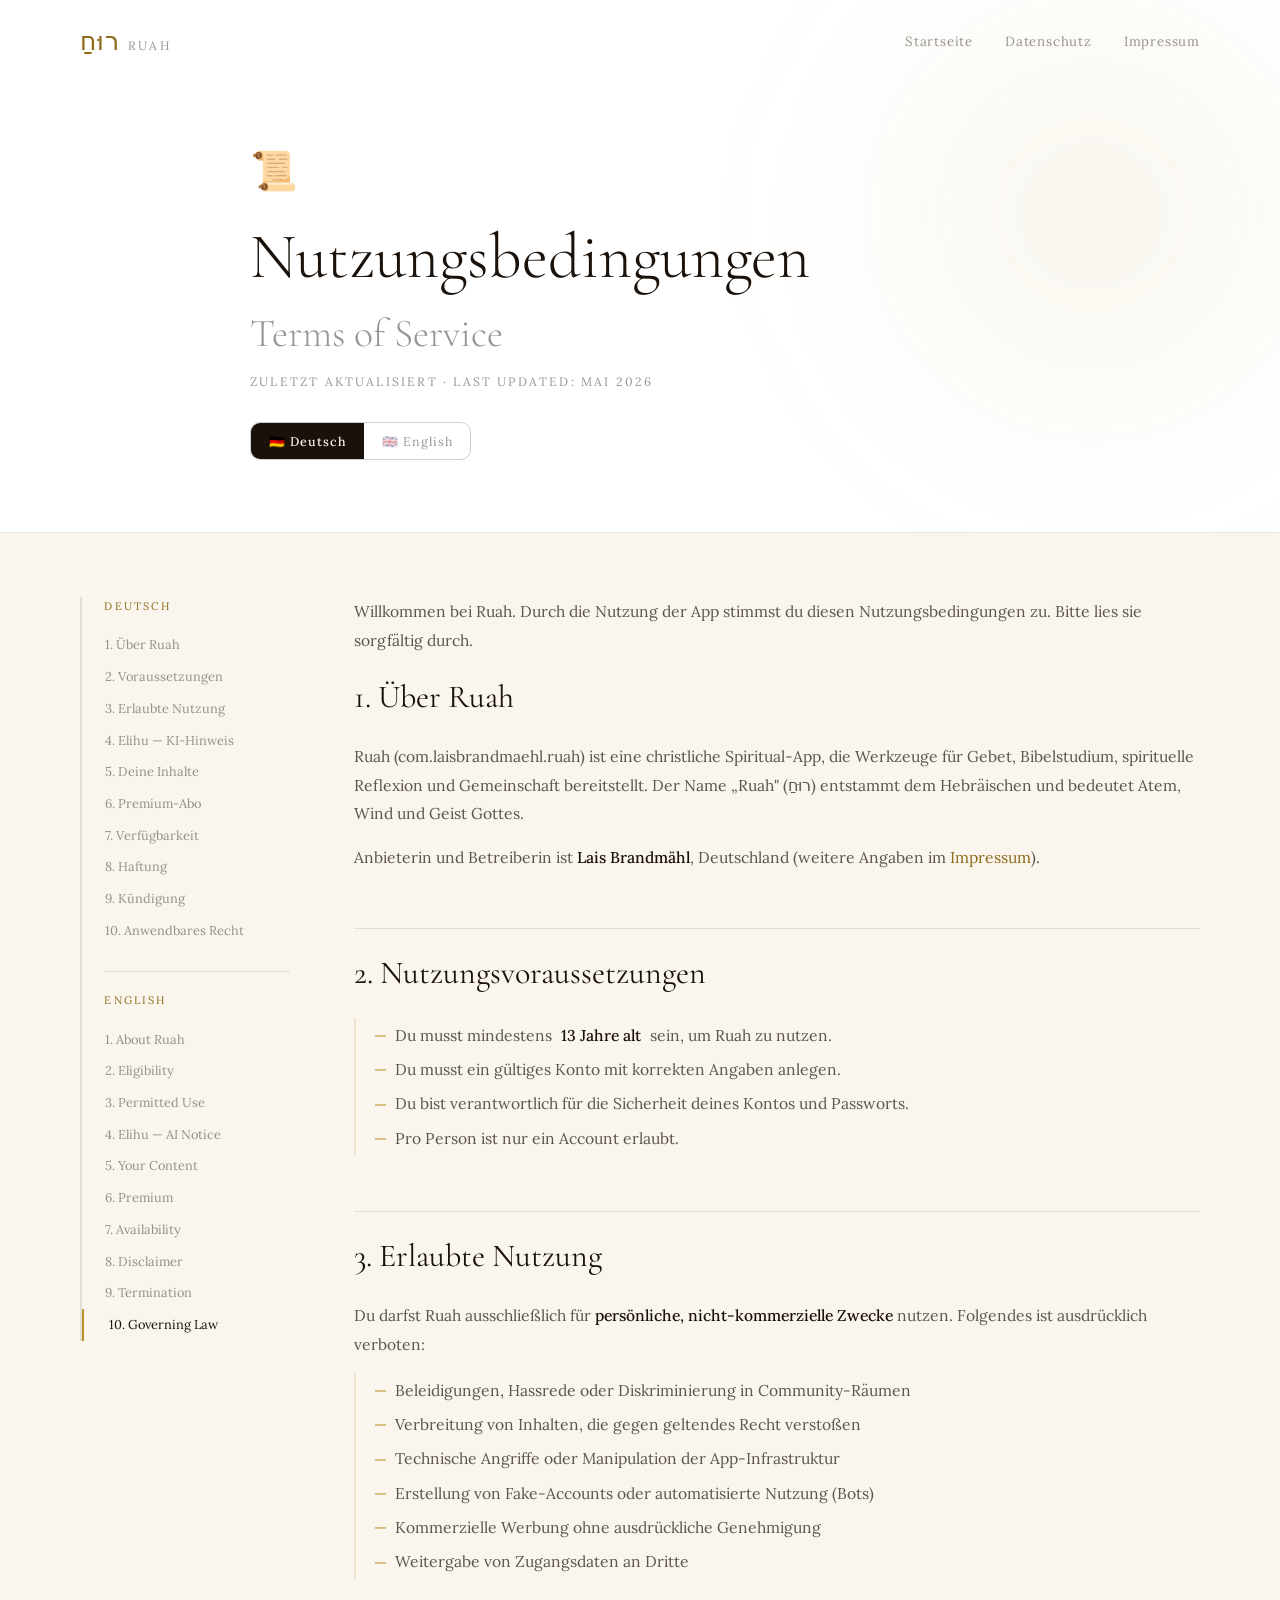
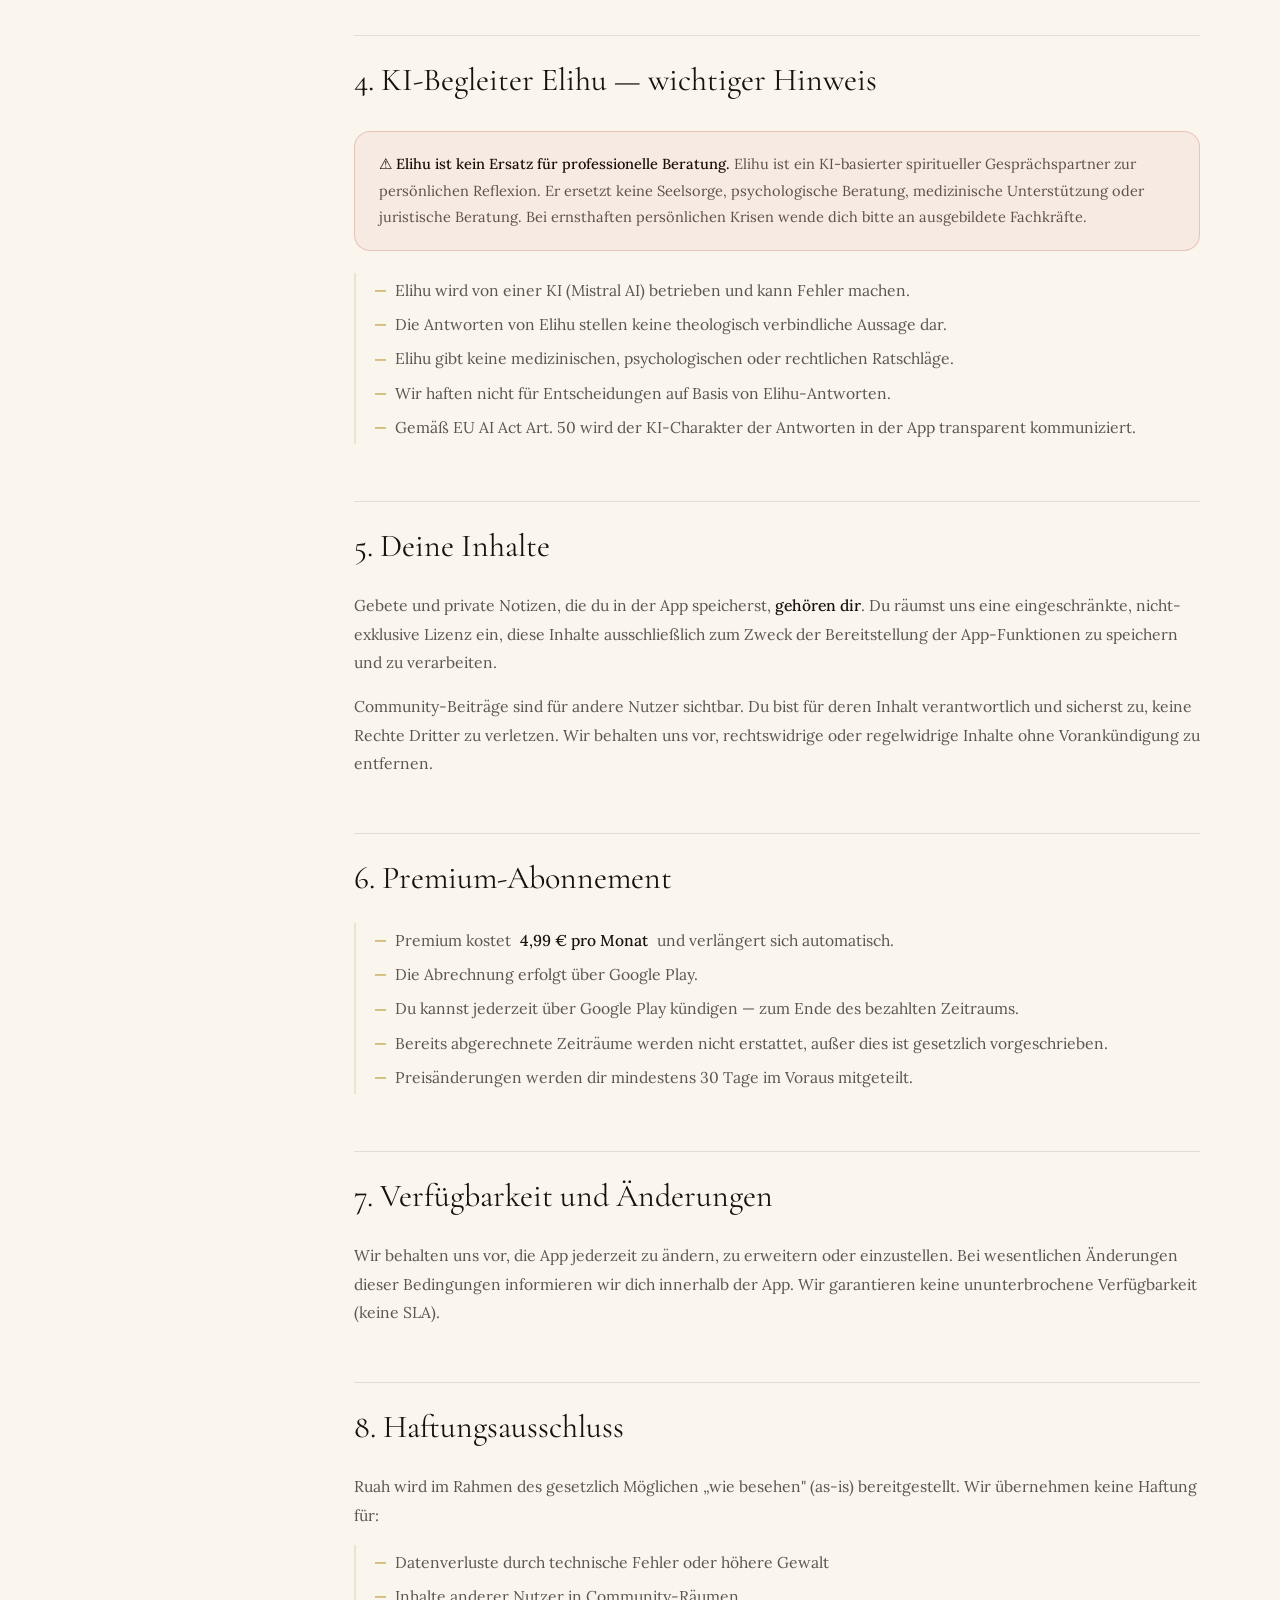
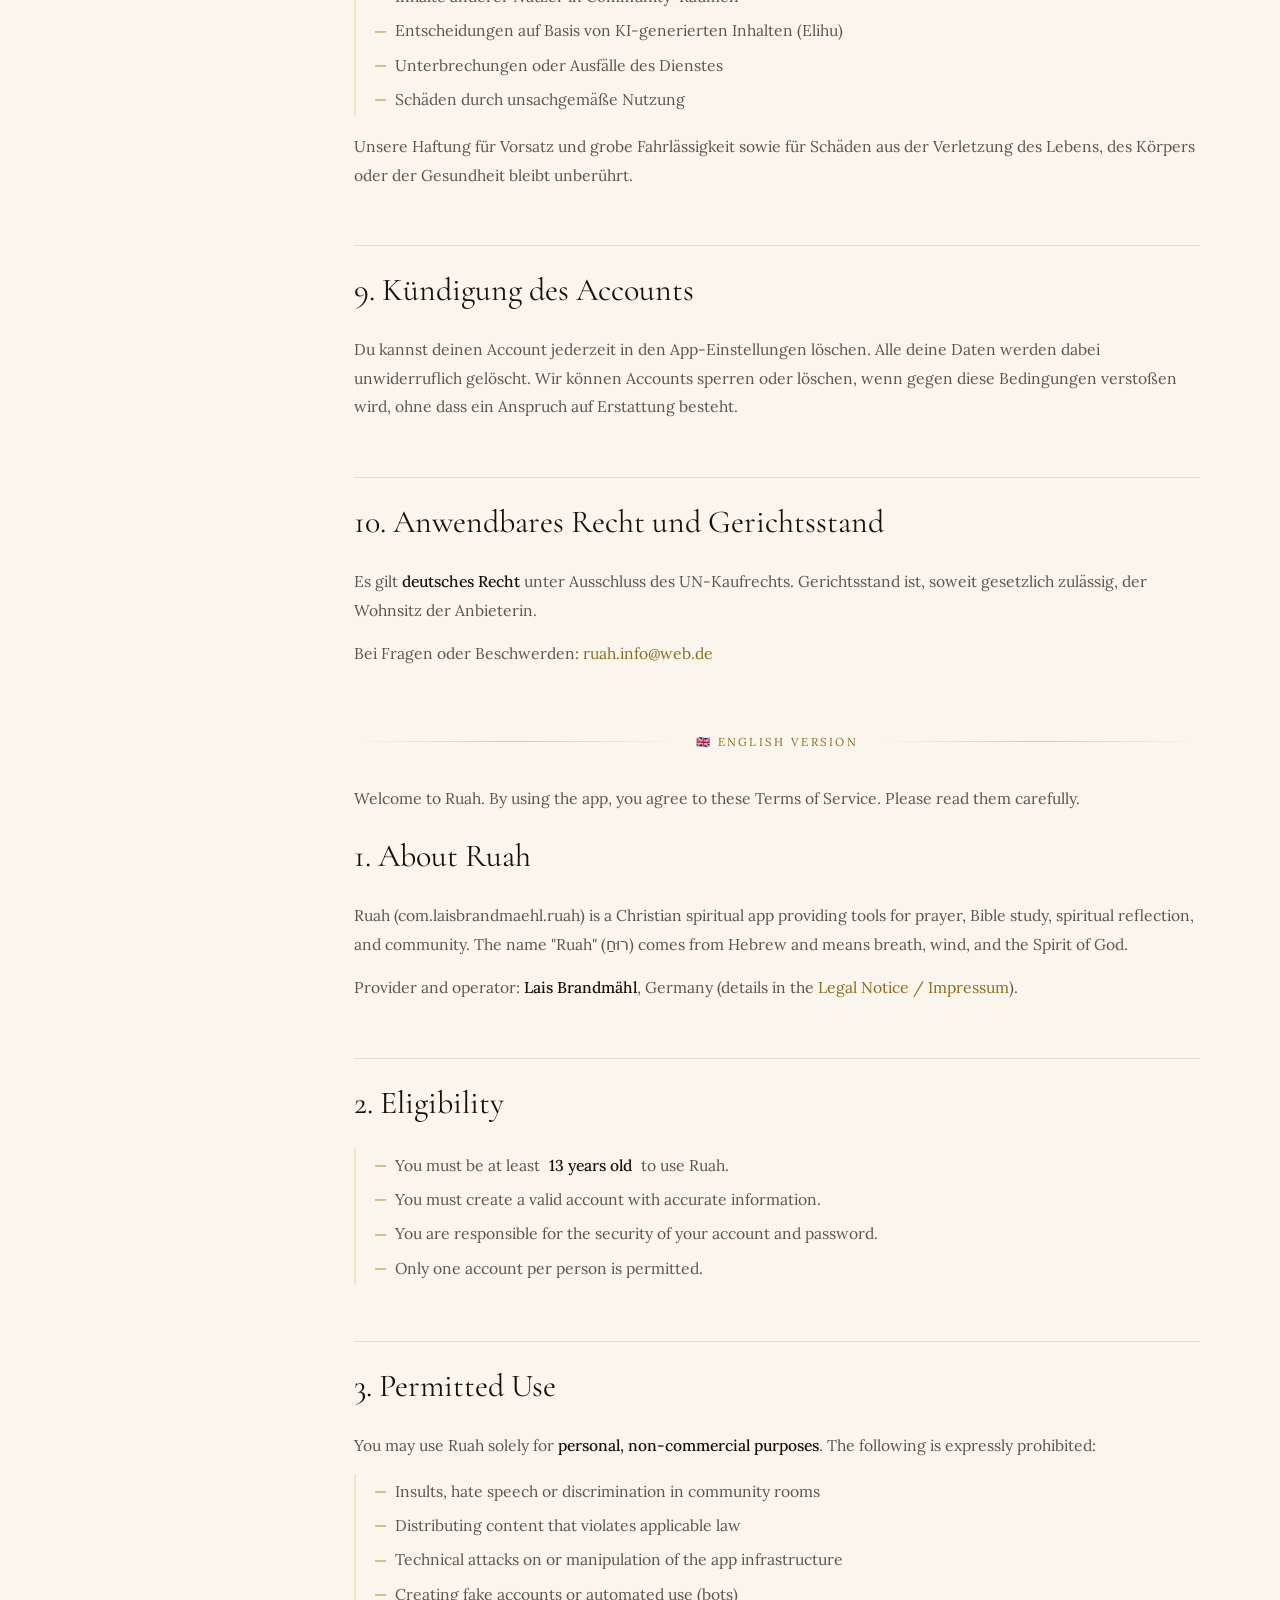
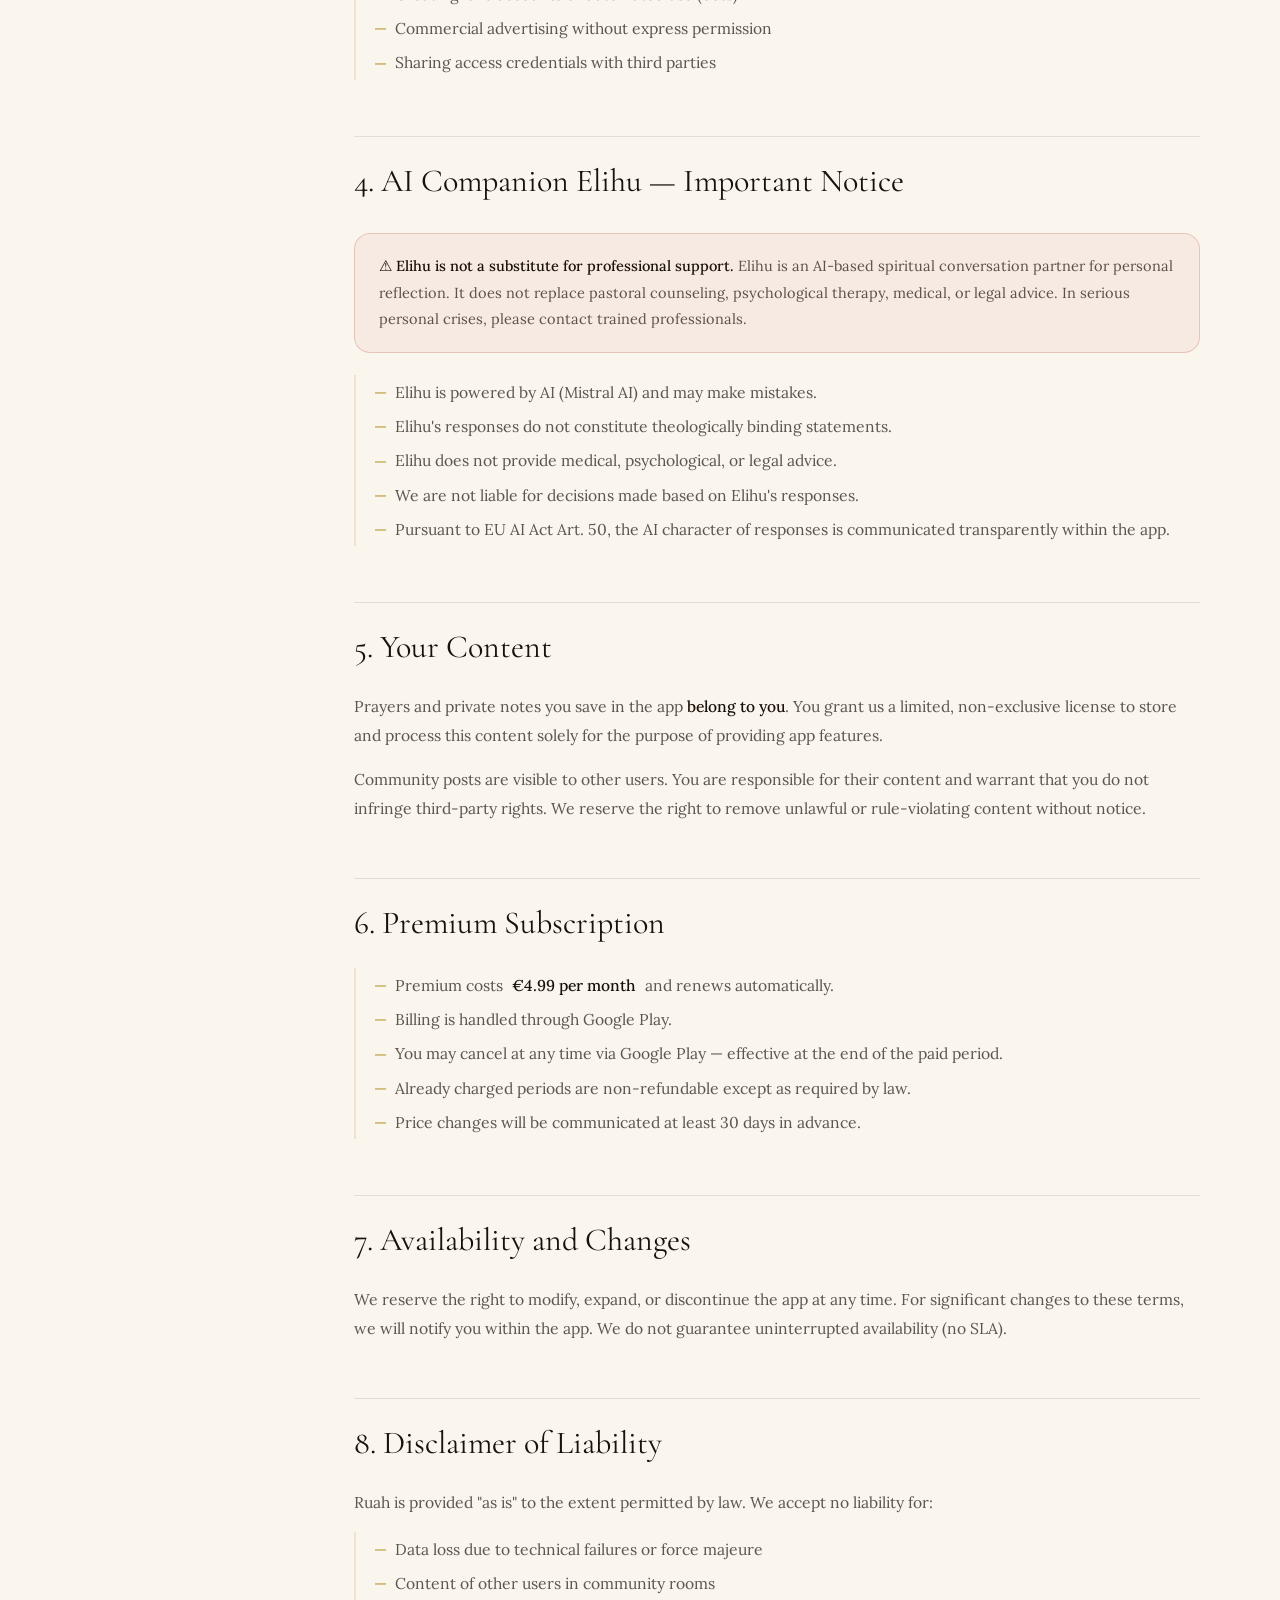
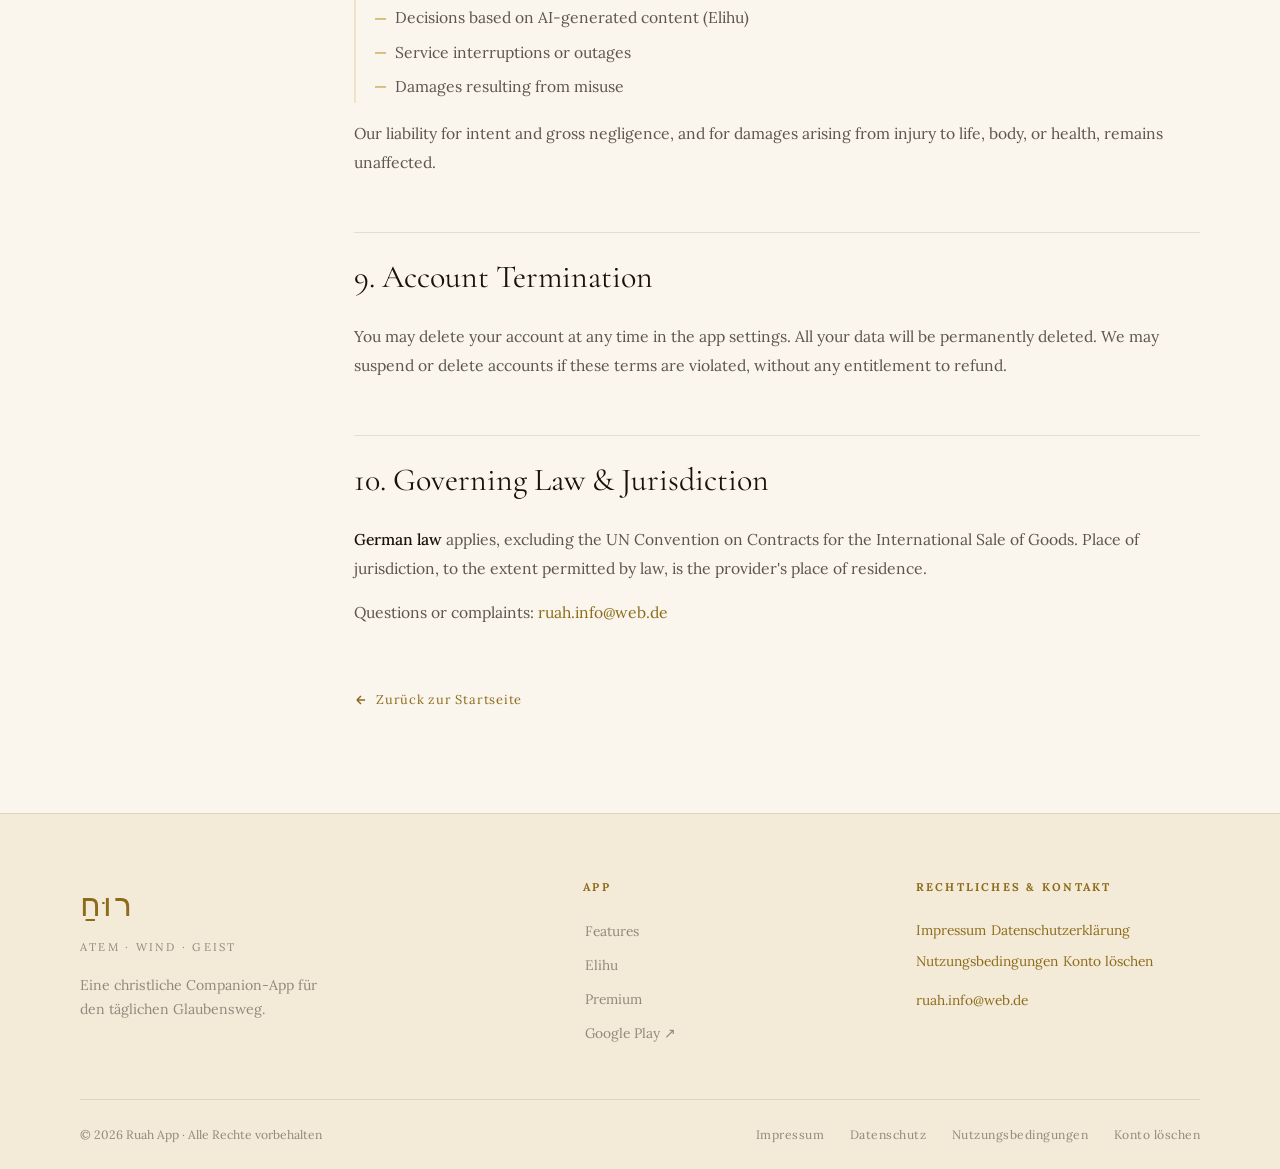
<file: docs/terms.html>
<!DOCTYPE html>
<html lang="de">
<head>
  <meta charset="UTF-8">
  <meta name="viewport" content="width=device-width, initial-scale=1.0">
  <link rel="icon" type="image/png" href="favicon.png">
  <meta name="description" content="Ruah Nutzungsbedingungen — Terms of Service. Regeln für die Nutzung der Ruah App, klar und verständlich auf Deutsch und Englisch.">
  <meta name="robots" content="noindex">
  <meta name="theme-color" content="#FAF6EE">
  <title>Nutzungsbedingungen · Ruah</title>
  <link rel="preconnect" href="https://fonts.googleapis.com">
  <link rel="preconnect" href="https://fonts.gstatic.com" crossorigin>
  <link href="https://fonts.googleapis.com/css2?family=Cormorant+Garamond:ital,wght@0,300;0,400;0,500;1,300;1,400&family=Lora:ital,wght@0,400;0,500;1,400&display=swap" rel="stylesheet">
  <link rel="stylesheet" href="style.css">
</head>
<body>

<div id="progress-bar" role="progressbar" aria-hidden="true"></div>

<nav id="nav" aria-label="Hauptnavigation">
  <div class="nav-inner">
    <a href="index.html" class="nav-logo" aria-label="Ruah Startseite">
      <span class="nav-logo-heb">רוּחַ</span>
      <span class="nav-logo-lat">Ruah</span>
    </a>
    <div class="nav-links">
      <a href="index.html">Startseite</a>
      <a href="privacy.html">Datenschutz</a>
      <a href="imprint.html">Impressum</a>
    </div>
  </div>
</nav>

<header class="legal-hero">
  <div class="legal-hero-orb" aria-hidden="true"></div>
  <div class="container--narrow">
    <span class="legal-icon" aria-hidden="true">📜</span>
    <h1 class="legal-title">Nutzungsbedingungen<br><span style="color:var(--ink-45);font-size:.62em;font-weight:300">Terms of Service</span></h1>
    <p class="legal-sub">Zuletzt aktualisiert · Last updated: Mai 2026</p>
    <div class="lang-switch" role="navigation" aria-label="Sprachauswahl">
      <a href="#" data-target="de" class="active">🇩🇪 Deutsch</a>
      <a href="#" data-target="en">🇬🇧 English</a>
    </div>
  </div>
</header>

<div class="legal-body">
  <div class="container">
    <div class="legal-layout">

      <aside class="legal-toc" aria-label="Inhaltsverzeichnis">
        <span class="toc-label">Deutsch</span>
        <a href="#de-t1">1. Über Ruah</a>
        <a href="#de-t2">2. Voraussetzungen</a>
        <a href="#de-t3">3. Erlaubte Nutzung</a>
        <a href="#de-t4">4. Elihu — KI-Hinweis</a>
        <a href="#de-t5">5. Deine Inhalte</a>
        <a href="#de-t6">6. Premium-Abo</a>
        <a href="#de-t7">7. Verfügbarkeit</a>
        <a href="#de-t8">8. Haftung</a>
        <a href="#de-t9">9. Kündigung</a>
        <a href="#de-t10">10. Anwendbares Recht</a>
        <div class="toc-section">
          <span class="toc-label">English</span>
          <a href="#en-t1">1. About Ruah</a>
          <a href="#en-t2">2. Eligibility</a>
          <a href="#en-t3">3. Permitted Use</a>
          <a href="#en-t4">4. Elihu — AI Notice</a>
          <a href="#en-t5">5. Your Content</a>
          <a href="#en-t6">6. Premium</a>
          <a href="#en-t7">7. Availability</a>
          <a href="#en-t8">8. Disclaimer</a>
          <a href="#en-t9">9. Termination</a>
          <a href="#en-t10">10. Governing Law</a>
        </div>
      </aside>

      <article class="legal-content" id="de">

        <p>Willkommen bei Ruah. Durch die Nutzung der App stimmst du diesen Nutzungsbedingungen zu. Bitte lies sie sorgfältig durch.</p>

        <h2 id="de-t1">1. Über Ruah</h2>
        <p>Ruah (com.laisbrandmaehl.ruah) ist eine christliche Spiritual-App, die Werkzeuge für Gebet, Bibelstudium, spirituelle Reflexion und Gemeinschaft bereitstellt. Der Name „Ruah" (רוּחַ) entstammt dem Hebräischen und bedeutet Atem, Wind und Geist Gottes.</p>
        <p>Anbieterin und Betreiberin ist <strong>Lais Brandmähl</strong>, Deutschland (weitere Angaben im <a href="imprint.html">Impressum</a>).</p>

        <h2 id="de-t2">2. Nutzungsvoraussetzungen</h2>
        <ul>
          <li>Du musst mindestens <strong>13 Jahre alt</strong> sein, um Ruah zu nutzen.</li>
          <li>Du musst ein gültiges Konto mit korrekten Angaben anlegen.</li>
          <li>Du bist verantwortlich für die Sicherheit deines Kontos und Passworts.</li>
          <li>Pro Person ist nur ein Account erlaubt.</li>
        </ul>

        <h2 id="de-t3">3. Erlaubte Nutzung</h2>
        <p>Du darfst Ruah ausschließlich für <strong>persönliche, nicht-kommerzielle Zwecke</strong> nutzen. Folgendes ist ausdrücklich verboten:</p>
        <ul>
          <li>Beleidigungen, Hassrede oder Diskriminierung in Community-Räumen</li>
          <li>Verbreitung von Inhalten, die gegen geltendes Recht verstoßen</li>
          <li>Technische Angriffe oder Manipulation der App-Infrastruktur</li>
          <li>Erstellung von Fake-Accounts oder automatisierte Nutzung (Bots)</li>
          <li>Kommerzielle Werbung ohne ausdrückliche Genehmigung</li>
          <li>Weitergabe von Zugangsdaten an Dritte</li>
        </ul>

        <h2 id="de-t4">4. KI-Begleiter Elihu — wichtiger Hinweis</h2>
        <div class="warn-box">
          <p><strong>⚠ Elihu ist kein Ersatz für professionelle Beratung.</strong> Elihu ist ein KI-basierter spiritueller Gesprächspartner zur persönlichen Reflexion. Er ersetzt keine Seelsorge, psychologische Beratung, medizinische Unterstützung oder juristische Beratung. Bei ernsthaften persönlichen Krisen wende dich bitte an ausgebildete Fachkräfte.</p>
        </div>
        <ul>
          <li>Elihu wird von einer KI (Mistral AI) betrieben und kann Fehler machen.</li>
          <li>Die Antworten von Elihu stellen keine theologisch verbindliche Aussage dar.</li>
          <li>Elihu gibt keine medizinischen, psychologischen oder rechtlichen Ratschläge.</li>
          <li>Wir haften nicht für Entscheidungen auf Basis von Elihu-Antworten.</li>
          <li>Gemäß EU AI Act Art. 50 wird der KI-Charakter der Antworten in der App transparent kommuniziert.</li>
        </ul>

        <h2 id="de-t5">5. Deine Inhalte</h2>
        <p>Gebete und private Notizen, die du in der App speicherst, <strong>gehören dir</strong>. Du räumst uns eine eingeschränkte, nicht-exklusive Lizenz ein, diese Inhalte ausschließlich zum Zweck der Bereitstellung der App-Funktionen zu speichern und zu verarbeiten.</p>
        <p>Community-Beiträge sind für andere Nutzer sichtbar. Du bist für deren Inhalt verantwortlich und sicherst zu, keine Rechte Dritter zu verletzen. Wir behalten uns vor, rechtswidrige oder regelwidrige Inhalte ohne Vorankündigung zu entfernen.</p>

        <h2 id="de-t6">6. Premium-Abonnement</h2>
        <ul>
          <li>Premium kostet <strong>4,99 € pro Monat</strong> und verlängert sich automatisch.</li>
          <li>Die Abrechnung erfolgt über Google Play.</li>
          <li>Du kannst jederzeit über Google Play kündigen — zum Ende des bezahlten Zeitraums.</li>
          <li>Bereits abgerechnete Zeiträume werden nicht erstattet, außer dies ist gesetzlich vorgeschrieben.</li>
          <li>Preisänderungen werden dir mindestens 30 Tage im Voraus mitgeteilt.</li>
        </ul>

        <h2 id="de-t7">7. Verfügbarkeit und Änderungen</h2>
        <p>Wir behalten uns vor, die App jederzeit zu ändern, zu erweitern oder einzustellen. Bei wesentlichen Änderungen dieser Bedingungen informieren wir dich innerhalb der App. Wir garantieren keine ununterbrochene Verfügbarkeit (keine SLA).</p>

        <h2 id="de-t8">8. Haftungsausschluss</h2>
        <p>Ruah wird im Rahmen des gesetzlich Möglichen „wie besehen" (as-is) bereitgestellt. Wir übernehmen keine Haftung für:</p>
        <ul>
          <li>Datenverluste durch technische Fehler oder höhere Gewalt</li>
          <li>Inhalte anderer Nutzer in Community-Räumen</li>
          <li>Entscheidungen auf Basis von KI-generierten Inhalten (Elihu)</li>
          <li>Unterbrechungen oder Ausfälle des Dienstes</li>
          <li>Schäden durch unsachgemäße Nutzung</li>
        </ul>
        <p>Unsere Haftung für Vorsatz und grobe Fahrlässigkeit sowie für Schäden aus der Verletzung des Lebens, des Körpers oder der Gesundheit bleibt unberührt.</p>

        <h2 id="de-t9">9. Kündigung des Accounts</h2>
        <p>Du kannst deinen Account jederzeit in den App-Einstellungen löschen. Alle deine Daten werden dabei unwiderruflich gelöscht. Wir können Accounts sperren oder löschen, wenn gegen diese Bedingungen verstoßen wird, ohne dass ein Anspruch auf Erstattung besteht.</p>

        <h2 id="de-t10">10. Anwendbares Recht und Gerichtsstand</h2>
        <p>Es gilt <strong>deutsches Recht</strong> unter Ausschluss des UN-Kaufrechts. Gerichtsstand ist, soweit gesetzlich zulässig, der Wohnsitz der Anbieterin.</p>
        <p>Bei Fragen oder Beschwerden: <a href="mailto:ruah.info@web.de">ruah.info@web.de</a></p>

        <!-- ENGLISH -->
        <div class="lang-section" id="en">
          <div class="lang-divider"><span>🇬🇧 English Version</span></div>

          <p>Welcome to Ruah. By using the app, you agree to these Terms of Service. Please read them carefully.</p>

          <h2 id="en-t1">1. About Ruah</h2>
          <p>Ruah (com.laisbrandmaehl.ruah) is a Christian spiritual app providing tools for prayer, Bible study, spiritual reflection, and community. The name "Ruah" (רוּחַ) comes from Hebrew and means breath, wind, and the Spirit of God.</p>
          <p>Provider and operator: <strong>Lais Brandmähl</strong>, Germany (details in the <a href="imprint.html">Legal Notice / Impressum</a>).</p>

          <h2 id="en-t2">2. Eligibility</h2>
          <ul>
            <li>You must be at least <strong>13 years old</strong> to use Ruah.</li>
            <li>You must create a valid account with accurate information.</li>
            <li>You are responsible for the security of your account and password.</li>
            <li>Only one account per person is permitted.</li>
          </ul>

          <h2 id="en-t3">3. Permitted Use</h2>
          <p>You may use Ruah solely for <strong>personal, non-commercial purposes</strong>. The following is expressly prohibited:</p>
          <ul>
            <li>Insults, hate speech or discrimination in community rooms</li>
            <li>Distributing content that violates applicable law</li>
            <li>Technical attacks on or manipulation of the app infrastructure</li>
            <li>Creating fake accounts or automated use (bots)</li>
            <li>Commercial advertising without express permission</li>
            <li>Sharing access credentials with third parties</li>
          </ul>

          <h2 id="en-t4">4. AI Companion Elihu — Important Notice</h2>
          <div class="warn-box">
            <p><strong>⚠ Elihu is not a substitute for professional support.</strong> Elihu is an AI-based spiritual conversation partner for personal reflection. It does not replace pastoral counseling, psychological therapy, medical, or legal advice. In serious personal crises, please contact trained professionals.</p>
          </div>
          <ul>
            <li>Elihu is powered by AI (Mistral AI) and may make mistakes.</li>
            <li>Elihu's responses do not constitute theologically binding statements.</li>
            <li>Elihu does not provide medical, psychological, or legal advice.</li>
            <li>We are not liable for decisions made based on Elihu's responses.</li>
            <li>Pursuant to EU AI Act Art. 50, the AI character of responses is communicated transparently within the app.</li>
          </ul>

          <h2 id="en-t5">5. Your Content</h2>
          <p>Prayers and private notes you save in the app <strong>belong to you</strong>. You grant us a limited, non-exclusive license to store and process this content solely for the purpose of providing app features.</p>
          <p>Community posts are visible to other users. You are responsible for their content and warrant that you do not infringe third-party rights. We reserve the right to remove unlawful or rule-violating content without notice.</p>

          <h2 id="en-t6">6. Premium Subscription</h2>
          <ul>
            <li>Premium costs <strong>€4.99 per month</strong> and renews automatically.</li>
            <li>Billing is handled through Google Play.</li>
            <li>You may cancel at any time via Google Play — effective at the end of the paid period.</li>
            <li>Already charged periods are non-refundable except as required by law.</li>
            <li>Price changes will be communicated at least 30 days in advance.</li>
          </ul>

          <h2 id="en-t7">7. Availability and Changes</h2>
          <p>We reserve the right to modify, expand, or discontinue the app at any time. For significant changes to these terms, we will notify you within the app. We do not guarantee uninterrupted availability (no SLA).</p>

          <h2 id="en-t8">8. Disclaimer of Liability</h2>
          <p>Ruah is provided "as is" to the extent permitted by law. We accept no liability for:</p>
          <ul>
            <li>Data loss due to technical failures or force majeure</li>
            <li>Content of other users in community rooms</li>
            <li>Decisions based on AI-generated content (Elihu)</li>
            <li>Service interruptions or outages</li>
            <li>Damages resulting from misuse</li>
          </ul>
          <p>Our liability for intent and gross negligence, and for damages arising from injury to life, body, or health, remains unaffected.</p>

          <h2 id="en-t9">9. Account Termination</h2>
          <p>You may delete your account at any time in the app settings. All your data will be permanently deleted. We may suspend or delete accounts if these terms are violated, without any entitlement to refund.</p>

          <h2 id="en-t10">10. Governing Law &amp; Jurisdiction</h2>
          <p><strong>German law</strong> applies, excluding the UN Convention on Contracts for the International Sale of Goods. Place of jurisdiction, to the extent permitted by law, is the provider's place of residence.</p>
          <p>Questions or complaints: <a href="mailto:ruah.info@web.de">ruah.info@web.de</a></p>
        </div>

        <a href="index.html" class="back-link">
          <svg width="14" height="14" viewBox="0 0 24 24" fill="none" stroke="currentColor" stroke-width="2.5" aria-hidden="true"><path d="M19 12H5M5 12l7-7M5 12l7 7"/></svg>
          Zurück zur Startseite
        </a>

      </article>
    </div>
  </div>
</div>

<footer id="footer" aria-label="Seitenfu&szlig;">
  <div class="container">
    <div class="footer-grid">
      <div class="footer-brand">
        <span class="f-heb">רוּחַ</span>
        <p class="f-sub">Atem · Wind · Geist</p>
        <p class="f-desc">Eine christliche Companion-App für den täglichen Glaubensweg.</p>
      </div>
      <div class="footer-col">
        <h4>App</h4>
        <a href="index.html#features">Features</a>
        <a href="index.html#elihu">Elihu</a>
        <a href="index.html#premium">Premium</a>
        <a href="https://play.google.com/store/apps/details?id=com.laisbrandmaehl.ruah" target="_blank" rel="noopener">Google Play ↗</a>
      </div>
      <div class="footer-col footer-contact">
        <h4>Rechtliches &amp; Kontakt</h4>
        <a href="imprint.html">Impressum</a>
        <a href="privacy.html">Datenschutzerklärung</a>
        <a href="terms.html">Nutzungsbedingungen</a>
        <a href="account-deletion.html">Konto löschen</a>
        <p style="margin-top:.8rem"><a href="mailto:ruah.info@web.de">ruah.info@web.de</a></p>
      </div>
    </div>
    <div class="footer-bottom">
      <p class="footer-copy">© 2026 Ruah App · Alle Rechte vorbehalten</p>
      <nav class="footer-legal-links" aria-label="Rechtliche Links">
        <a href="imprint.html">Impressum</a>
        <a href="privacy.html">Datenschutz</a>
        <a href="terms.html">Nutzungsbedingungen</a>
        <a href="account-deletion.html">Konto löschen</a>
      </nav>
    </div>
  </div>
</footer>

<script src="script.js"></script>
</body>
</html>
</file>
<file: docs/style.css>
/* ═══════════════════════════════════════════════════════════
   RUAH — Premium Light Design System  v3.0
   Warm Cream · Ink · Gold
   Cormorant Garamond (Display) · Lora (Body)
   ═══════════════════════════════════════════════════════════ */

/* ── TOKENS ─────────────────────────────── */
:root {
  /* Surfaces */
  --bg:         #FAF6EE;
  --bg-warm:    #F4EAD8;
  --bg-section: #FFFFFF;
  --surface:    #FFFFFF;
  --surface-2:  #FBF7F0;

  /* Ink */
  --ink:        #1A110A;
  --ink-70:     rgba(26,17,10,.70);
  --ink-45:     rgba(26,17,10,.45);
  --ink-20:     rgba(26,17,10,.20);
  --ink-10:     rgba(26,17,10,.10);
  --ink-06:     rgba(26,17,10,.06);

  /* Gold */
  --gold:       #B8922A;
  --gold-lt:    #D4A84B;
  --gold-dk:    #8C6B1A;
  --gold-10:    rgba(184,146,42,.10);
  --gold-18:    rgba(184,146,42,.18);
  --gold-30:    rgba(184,146,42,.30);

  /* Shadows */
  --shadow-sm:  0 1px 4px rgba(26,17,10,.07), 0 2px 12px rgba(180,140,80,.08);
  --shadow-md:  0 4px 20px rgba(26,17,10,.08), 0 8px 40px rgba(180,140,80,.10);
  --shadow-lg:  0 12px 50px rgba(26,17,10,.10), 0 24px 80px rgba(180,140,80,.12);
  --shadow-xl:  0 24px 80px rgba(26,17,10,.12), 0 40px 120px rgba(180,140,80,.14);

  --br:    16px;
  --br-sm: 10px;
  --br-lg: 24px;
  --br-xl: 36px;

  --ease: cubic-bezier(0.16, 1, 0.3, 1);
  --ease-in: cubic-bezier(0.45, 0, 0.55, 1);
}

/* ── RESET ──────────────────────────────── */
*, *::before, *::after { box-sizing: border-box; margin: 0; padding: 0; }
html { scroll-behavior: smooth; -webkit-text-size-adjust: 100%; }
body {
  background: var(--bg);
  color: var(--ink);
  font-family: 'Lora', Georgia, serif;
  font-size: clamp(1rem, 1.5vw, 1.075rem);
  line-height: 1.78;
  overflow-x: hidden;
}
img, svg { display: block; max-width: 100%; }
a { color: inherit; text-decoration: none; }
ul { list-style: none; }

/* Selection */
::selection { background: var(--gold-10); color: var(--ink); }

/* Focus */
:focus-visible {
  outline: 2px solid var(--gold);
  outline-offset: 3px;
  border-radius: 4px;
}

/* ── SCROLL PROGRESS ────────────────────── */
#progress-bar {
  position: fixed;
  top: 0; left: 0;
  height: 2px;
  width: 0%;
  background: linear-gradient(90deg, var(--gold-dk), var(--gold), var(--gold-lt));
  z-index: 9999;
  transition: width .08s linear;
}

/* ── UTILITY ────────────────────────────── */
.container {
  width: min(1120px, 100% - 2 * clamp(1.25rem, 5vw, 3.5rem));
  margin: 0 auto;
}
.container--narrow {
  width: min(780px, 100% - 2 * clamp(1.25rem, 5vw, 3.5rem));
  margin: 0 auto;
}

/* ── TYPOGRAPHY ─────────────────────────── */
.label {
  font-family: 'Lora', serif;
  font-size: .73rem;
  font-weight: 400;
  letter-spacing: .26em;
  text-transform: uppercase;
  color: var(--gold);
  display: block;
  margin-bottom: .85rem;
}
.label--center { text-align: center; }
.label--ink    { color: var(--ink-45); }

.display {
  font-family: 'Cormorant Garamond', serif;
  font-size: clamp(2.4rem, 5vw, 3.9rem);
  font-weight: 300;
  line-height: 1.1;
  color: var(--ink);
  margin-bottom: 1.4rem;
}
.display--center { text-align: center; }
.display--sm { font-size: clamp(1.9rem, 3.5vw, 2.8rem); }

.body-text {
  color: var(--ink-70);
  line-height: 1.82;
  font-size: clamp(.93rem, 1.35vw, 1.02rem);
  margin-bottom: 1.1rem;
}
.body-text em   { color: var(--gold-dk); font-style: italic; }
.body-text strong { color: var(--ink); font-weight: 500; }

/* ── DIVIDER ────────────────────────────── */
.divider {
  height: 1px;
  background: linear-gradient(90deg, transparent, var(--gold-18), transparent);
  border: none;
  margin: 0;
}

/* ── BUTTONS ────────────────────────────── */
.btn {
  display: inline-flex;
  align-items: center;
  gap: .55rem;
  font-family: 'Lora', serif;
  font-size: .92rem;
  font-weight: 500;
  letter-spacing: .04em;
  padding: .88rem 2rem;
  border-radius: var(--br);
  cursor: pointer;
  transition: transform .28s var(--ease), box-shadow .28s, background .2s, border-color .2s;
}
.btn:active { transform: translateY(0) !important; }

.btn--primary {
  background: var(--ink);
  color: var(--bg);
  box-shadow: 0 4px 18px rgba(26,17,10,.18);
}
.btn--primary:hover {
  background: #2e1e13;
  transform: translateY(-2px);
  box-shadow: 0 10px 36px rgba(26,17,10,.22);
}
.btn--gold {
  background: var(--gold);
  color: var(--bg);
  box-shadow: 0 4px 18px var(--gold-18);
}
.btn--gold:hover {
  background: var(--gold-lt);
  transform: translateY(-2px);
  box-shadow: 0 10px 36px var(--gold-30);
}
.btn--ghost {
  background: transparent;
  color: var(--ink-70);
  border: 1.5px solid var(--ink-20);
}
.btn--ghost:hover {
  color: var(--ink);
  border-color: var(--ink-45);
  transform: translateY(-2px);
}
.btn--lg { padding: 1.05rem 2.6rem; font-size: 1rem; }
.btn--sm { padding: .62rem 1.45rem; font-size: .84rem; }

/* ══════════════════════════════════════════
   NAV
══════════════════════════════════════════ */
#nav {
  position: fixed;
  top: 0; left: 0; right: 0;
  z-index: 500;
  transition: background .35s, box-shadow .35s, backdrop-filter .35s;
}
#nav.scrolled {
  background: rgba(250,246,238,.92);
  backdrop-filter: blur(20px);
  -webkit-backdrop-filter: blur(20px);
  box-shadow: 0 1px 0 var(--ink-10), 0 4px 24px rgba(26,17,10,.06);
}
.nav-inner {
  display: flex;
  align-items: center;
  justify-content: space-between;
  width: min(1120px, 100% - 2.5rem);
  margin: 0 auto;
  padding: 1.25rem 0;
}
.nav-logo {
  display: flex;
  align-items: baseline;
  gap: .5rem;
}
.nav-logo-heb {
  font-family: 'Cormorant Garamond', serif;
  font-size: 1.55rem;
  font-weight: 500;
  color: var(--gold-dk);
  letter-spacing: .04em;
}
.nav-logo-lat {
  font-family: 'Lora', serif;
  font-size: .76rem;
  letter-spacing: .18em;
  color: var(--ink-45);
  text-transform: uppercase;
}
.nav-links {
  display: flex;
  align-items: center;
  gap: 2rem;
}
.nav-links a {
  font-size: .83rem;
  letter-spacing: .06em;
  color: var(--ink-45);
  transition: color .2s;
  position: relative;
}
.nav-links a::after {
  content: '';
  position: absolute;
  bottom: -3px;
  left: 0; right: 0;
  height: 1px;
  background: var(--gold);
  transform: scaleX(0);
  transform-origin: left;
  transition: transform .25s var(--ease);
}
.nav-links a:hover { color: var(--ink); }
.nav-links a:hover::after { transform: scaleX(1); }
.nav-links a.nav-cta {
  background: var(--ink);
  color: var(--bg) !important;
  padding: .42rem 1.15rem;
  border-radius: var(--br-sm);
  font-size: .8rem !important;
  letter-spacing: .08em !important;
  transition: background .2s, transform .2s var(--ease);
}
.nav-links a.nav-cta::after { display: none; }
.nav-links a.nav-cta:hover {
  background: var(--gold-dk);
  transform: translateY(-1px);
}

/* Language toggle */
.lang-toggle {
  display: flex;
  border: 1px solid var(--ink-20);
  border-radius: var(--br-sm);
  overflow: hidden;
  flex-shrink: 0;
}
.lang-btn {
  background: transparent;
  border: none;
  color: var(--ink-45);
  font-family: 'Lora', serif;
  font-size: .74rem;
  letter-spacing: .1em;
  padding: .36rem .7rem;
  cursor: pointer;
  transition: background .18s, color .18s;
  line-height: 1;
}
.lang-btn:hover { background: var(--ink-06); color: var(--ink); }
.lang-btn.active {
  background: var(--ink);
  color: var(--bg);
  font-weight: 500;
}
/* on scrolled nav — slightly adjusted */
#nav.scrolled .lang-toggle { border-color: var(--ink-20); }

/* ══════════════════════════════════════════
   HERO
══════════════════════════════════════════ */
#hero {
  position: relative;
  min-height: 100svh;
  display: flex;
  align-items: center;
  justify-content: center;
  overflow: hidden;
  padding: 8rem 1.5rem 5rem;
  background: var(--bg);
}
.hero-orb {
  position: absolute;
  border-radius: 50%;
  filter: blur(80px);
  pointer-events: none;
}
.hero-orb-1 {
  width: 55vw; height: 55vw;
  max-width: 680px; max-height: 680px;
  background: radial-gradient(circle, rgba(184,146,42,.12) 0%, transparent 68%);
  top: -15%; right: -10%;
  animation: oFloat1 16s ease-in-out infinite;
}
.hero-orb-2 {
  width: 42vw; height: 42vw;
  max-width: 520px; max-height: 520px;
  background: radial-gradient(circle, rgba(212,168,75,.09) 0%, transparent 68%);
  bottom: 5%; left: -8%;
  animation: oFloat2 20s ease-in-out infinite;
}
@keyframes oFloat1 { 0%,100%{transform:translate(0,0) scale(1)} 50%{transform:translate(-30px,24px) scale(1.06)} }
@keyframes oFloat2 { 0%,100%{transform:translate(0,0) scale(1)} 50%{transform:translate(24px,-30px) scale(1.05)} }

/* floating chars — very subtle on light */
.hero-chars {
  position: absolute; inset: 0;
  pointer-events: none; z-index: 0;
  overflow: hidden;
}
.hc {
  position: absolute;
  left: var(--x);
  font-family: 'Cormorant Garamond', serif;
  font-size: var(--sz);
  color: rgba(184,146,42,.055);
  user-select: none;
  animation: hcFloat var(--dur) var(--del) ease-in-out infinite;
}
@keyframes hcFloat {
  0%   { transform: translateY(108vh) rotate(-9deg); opacity: 0; }
  8%   { opacity: 1; }
  92%  { opacity: 1; }
  100% { transform: translateY(-14vh) rotate(9deg); opacity: 0; }
}

.hero-content {
  position: relative;
  z-index: 2;
  text-align: center;
  max-width: 760px;
}
.hero-eyebrow {
  font-family: 'Lora', serif;
  font-size: .73rem;
  letter-spacing: .28em;
  text-transform: uppercase;
  color: var(--gold);
  margin-bottom: 1.5rem;
  animation: aUp .9s .1s var(--ease) both;
}
.hero-heb {
  display: block;
  font-family: 'Cormorant Garamond', serif;
  font-size: clamp(5.5rem, 16vw, 11rem);
  font-weight: 300;
  line-height: .88;
  letter-spacing: .06em;
  color: var(--ink);
  animation: aUp 1.1s .25s var(--ease) both;
  /* subtle outline as premium touch */
  -webkit-text-stroke: 0px transparent;
}
.hero-tagline {
  display: flex;
  align-items: center;
  justify-content: center;
  gap: .8rem;
  font-family: 'Cormorant Garamond', serif;
  font-style: italic;
  font-size: clamp(1.3rem, 3vw, 1.9rem);
  font-weight: 300;
  color: var(--ink-45);
  margin: .5rem 0 1.6rem;
  animation: aUp 1s .4s var(--ease) both;
}
.hero-tagline .dot { color: var(--gold); font-style: normal; }
.hero-sub {
  color: var(--ink-70);
  max-width: 490px;
  margin: 0 auto 2.5rem;
  font-size: clamp(.93rem, 1.45vw, 1.02rem);
  animation: aUp 1s .55s var(--ease) both;
}
.hero-ctas {
  display: flex;
  flex-wrap: wrap;
  gap: .9rem;
  justify-content: center;
  animation: aUp 1s .7s var(--ease) both;
}
.scroll-cue {
  position: absolute;
  bottom: 2.5rem; left: 50%;
  transform: translateX(-50%);
  z-index: 2;
}
.scroll-line {
  width: 1px; height: 55px;
  background: linear-gradient(to bottom, var(--gold), transparent);
  margin: 0 auto;
  animation: sPulse 2.2s ease-in-out infinite;
}
@keyframes sPulse {
  0%,100% { opacity: .35; transform: scaleY(1); }
  50%      { opacity: .9;  transform: scaleY(1.08); }
}

/* ══════════════════════════════════════════
   MEANING
══════════════════════════════════════════ */
#meaning {
  padding: clamp(5rem, 10vw, 9rem) 0;
  background: var(--bg-section);
  position: relative;
}
.meaning-grid {
  display: grid;
  grid-template-columns: 1fr 1.5fr;
  gap: clamp(3rem, 6vw, 6rem);
  align-items: center;
}
.meaning-glyph {
  display: flex;
  align-items: center;
  justify-content: center;
}
.glyph-wrap {
  position: relative;
}
.glyph-text {
  font-family: 'Cormorant Garamond', serif;
  font-size: clamp(6rem, 11vw, 9.5rem);
  font-weight: 300;
  color: transparent;
  -webkit-text-stroke: 1.5px var(--gold-30);
  letter-spacing: .12em;
  line-height: 1;
  transition: -webkit-text-stroke .4s, color .4s;
  cursor: default;
  user-select: none;
}
.meaning-glyph:hover .glyph-text {
  -webkit-text-stroke: 1.5px var(--gold);
  color: var(--gold-10);
}
.pills {
  display: flex;
  flex-wrap: wrap;
  gap: .45rem;
  margin-top: 1.8rem;
}
.pill {
  font-size: .7rem;
  letter-spacing: .14em;
  text-transform: uppercase;
  padding: .3rem .9rem;
  border: 1px solid var(--gold-30);
  border-radius: 100px;
  color: var(--gold-dk);
  background: var(--gold-10);
  transition: background .2s, border-color .2s;
}
.pill:hover { background: var(--gold-18); border-color: var(--gold); }

/* ══════════════════════════════════════════
   FEATURES
══════════════════════════════════════════ */
#features {
  padding: clamp(5rem, 10vw, 9rem) 0;
  background: var(--bg);
}
.section-head { margin-bottom: clamp(2.5rem, 5vw, 4rem); }

.features-grid {
  display: grid;
  grid-template-columns: repeat(3, 1fr);
  gap: 1.1rem;
}
.fc {
  background: var(--surface);
  border: 1px solid var(--ink-10);
  border-radius: var(--br-lg);
  padding: 2.2rem 1.9rem;
  box-shadow: var(--shadow-sm);
  transition: border-color .3s, transform .4s var(--ease), box-shadow .4s;
  position: relative;
  overflow: hidden;
}
.fc::after {
  content: '';
  position: absolute;
  bottom: 0; left: 0; right: 0;
  height: 3px;
  background: linear-gradient(90deg, var(--gold-dk), var(--gold-lt));
  transform: scaleX(0);
  transform-origin: left;
  transition: transform .4s var(--ease);
  border-radius: 0 0 var(--br-lg) var(--br-lg);
}
.fc:hover {
  border-color: var(--gold-30);
  transform: translateY(-5px);
  box-shadow: var(--shadow-md);
}
.fc:hover::after { transform: scaleX(1); }
.fc--wide {
  grid-column: span 2;
  background: linear-gradient(135deg, var(--bg-warm) 0%, var(--surface) 100%);
}
.fc--warm {
  background: linear-gradient(135deg, rgba(212,168,75,.07) 0%, var(--surface) 100%);
}
.fc-icon { font-size: 1.85rem; margin-bottom: .95rem; display: block; }
.fc-title {
  font-family: 'Cormorant Garamond', serif;
  font-size: 1.45rem;
  font-weight: 500;
  color: var(--ink);
  margin-bottom: .5rem;
  line-height: 1.2;
}
.fc-body {
  font-size: .9rem;
  color: var(--ink-70);
  line-height: 1.75;
  margin-bottom: 1.1rem;
}
.fc-tag {
  font-family: 'Lora', serif;
  font-size: .68rem;
  letter-spacing: .14em;
  text-transform: uppercase;
  color: var(--gold-dk);
  background: var(--gold-10);
  padding: .22rem .7rem;
  border-radius: 100px;
  display: inline-block;
}

/* ══════════════════════════════════════════
   ELIHU
══════════════════════════════════════════ */
#elihu {
  padding: clamp(5rem, 10vw, 9rem) 0;
  background: var(--bg-warm);
  position: relative;
  overflow: hidden;
}
#elihu::before {
  content: '';
  position: absolute;
  top: 0; left: 0; right: 0;
  height: 1px;
  background: linear-gradient(90deg, transparent, var(--gold-18), transparent);
}
#elihu::after {
  content: '';
  position: absolute;
  bottom: 0; left: 0; right: 0;
  height: 1px;
  background: linear-gradient(90deg, transparent, var(--gold-18), transparent);
}
.elihu-orb-light {
  position: absolute;
  width: 65vw; height: 65vw;
  max-width: 800px; max-height: 800px;
  background: radial-gradient(circle, rgba(184,146,42,.09) 0%, transparent 68%);
  top: 50%; left: 50%;
  transform: translate(-50%,-50%);
  filter: blur(100px);
  pointer-events: none;
}
.elihu-grid {
  position: relative; z-index: 2;
  display: grid;
  grid-template-columns: 1fr 1fr;
  gap: clamp(3rem, 6vw, 5rem);
  align-items: center;
}
.elihu-quote {
  border-left: 2px solid var(--gold);
  padding-left: 1.4rem;
  margin: 1.8rem 0;
  font-style: italic;
  font-size: .98rem;
  color: var(--ink-70);
}
.elihu-quote cite {
  display: block;
  margin-top: .5rem;
  font-size: .74rem;
  letter-spacing: .1em;
  color: var(--gold-dk);
  font-style: normal;
}
.badges { display: flex; flex-wrap: wrap; gap: .45rem; margin-top: 1.4rem; }
.badge {
  font-size: .7rem;
  letter-spacing: .1em;
  text-transform: uppercase;
  color: var(--ink-45);
  border: 1px solid var(--ink-20);
  padding: .25rem .7rem;
  border-radius: 100px;
}

/* chat mockup — light */
.chat-mockup {
  background: var(--surface);
  border: 1px solid var(--ink-10);
  border-radius: var(--br-lg);
  overflow: hidden;
  box-shadow: var(--shadow-xl);
  transform: perspective(900px) rotateY(-4deg) rotateX(2deg);
  transition: transform .65s var(--ease), box-shadow .65s;
}
.chat-mockup:hover {
  transform: perspective(900px) rotateY(0) rotateX(0);
  box-shadow: 0 30px 80px rgba(26,17,10,.12), 0 60px 120px rgba(184,146,42,.08);
}
.chat-head {
  display: flex;
  align-items: center;
  gap: .85rem;
  padding: 1.1rem 1.4rem;
  border-bottom: 1px solid var(--ink-10);
  background: var(--bg-warm);
}
.chat-ava { font-size: 1.5rem; line-height: 1; }
.chat-name {
  font-family: 'Cormorant Garamond', serif;
  font-size: 1.1rem;
  font-weight: 500;
  color: var(--ink);
  letter-spacing: .04em;
}
.chat-status { font-size: .68rem; color: var(--gold-dk); letter-spacing: .08em; }
.chat-dot {
  width: 8px; height: 8px; border-radius: 50%;
  background: #4caf7d; margin-left: auto;
  box-shadow: 0 0 8px rgba(76,175,125,.5);
  animation: dPulse 2.5s ease-in-out infinite;
}
@keyframes dPulse { 0%,100%{opacity:1} 50%{opacity:.45} }
.chat-msgs { padding: 1.4rem; display: flex; flex-direction: column; gap: .8rem; }
.cb {
  max-width: 84%;
  padding: .8rem 1rem;
  border-radius: 16px;
  font-size: .85rem;
  line-height: 1.68;
  font-family: 'Lora', serif;
  visibility: hidden;
  opacity: 0;
  transition: opacity .3s ease;
}
.cb.user {
  align-self: flex-end;
  background: var(--bg-warm);
  border: 1px solid var(--gold-18);
  color: var(--ink);
  border-bottom-right-radius: 4px;
}
.cb.bot {
  align-self: flex-start;
  background: var(--surface-2);
  border: 1px solid var(--ink-10);
  color: var(--ink-70);
  border-bottom-left-radius: 4px;
}
.cb em { color: var(--gold-dk); font-style: italic; }

/* ══════════════════════════════════════════
   PREMIUM
══════════════════════════════════════════ */
#premium {
  padding: clamp(5rem, 10vw, 9rem) 0;
  background: var(--bg-section);
}
.premium-wrap {
  display: grid;
  grid-template-columns: 1fr 1fr;
  gap: 1.2rem;
  max-width: 780px;
  margin: 0 auto;
}
.pc {
  border-radius: var(--br-lg);
  padding: 2.4rem 2rem;
  border: 1px solid var(--ink-10);
  background: var(--surface);
  box-shadow: var(--shadow-sm);
}
.pc h3 {
  font-family: 'Cormorant Garamond', serif;
  font-size: 2rem;
  font-weight: 300;
  color: var(--ink);
  margin-bottom: 1.4rem;
}
.price-mo { font-size: .95rem; color: var(--ink-45); }
.pc ul { margin-bottom: .5rem; }
.pc li {
  display: flex;
  align-items: flex-start;
  gap: .7rem;
  padding: .46rem 0;
  border-bottom: 1px solid var(--ink-06);
  font-size: .89rem;
  color: var(--ink-70);
}
.pc li:last-child { border-bottom: none; }
.ck { color: var(--ink-20); flex-shrink: 0; margin-top: .1rem; }
.ck--gold { color: var(--gold); flex-shrink: 0; margin-top: .1rem; }
.pc--paid {
  background: linear-gradient(145deg, var(--bg-warm) 0%, var(--surface) 100%);
  border-color: var(--gold-30);
  position: relative;
  box-shadow: var(--shadow-md);
}
.pc-badge {
  position: absolute;
  top: -1px; left: 50%;
  transform: translateX(-50%);
  background: var(--gold);
  color: var(--bg);
  font-size: .68rem;
  letter-spacing: .16em;
  text-transform: uppercase;
  font-family: 'Lora', serif;
  font-weight: 500;
  padding: .24rem 1.1rem;
  border-radius: 0 0 var(--br-sm) var(--br-sm);
  box-shadow: 0 2px 8px var(--gold-30);
}
.pc--paid h3 { color: var(--gold-dk); }
.pc--paid .btn { width: 100%; justify-content: center; margin-top: 1.5rem; }

/* ══════════════════════════════════════════
   DOWNLOAD / CTA
══════════════════════════════════════════ */
#download {
  padding: clamp(5rem, 10vw, 9rem) 0;
  background: var(--ink);
  position: relative;
  overflow: hidden;
}
.dl-orb {
  position: absolute;
  width: 55vw; height: 55vw;
  max-width: 680px;
  background: radial-gradient(circle, rgba(184,146,42,.14) 0%, transparent 68%);
  top: -20%; right: -10%;
  filter: blur(90px);
  pointer-events: none;
  animation: oFloat1 18s ease-in-out infinite;
}
.dl-content { position: relative; z-index: 2; text-align: center; }
.dl-label {
  font-family: 'Lora', serif;
  font-size: .73rem;
  letter-spacing: .26em;
  text-transform: uppercase;
  color: var(--gold);
  display: block;
  margin-bottom: .85rem;
}
.dl-title {
  font-family: 'Cormorant Garamond', serif;
  font-size: clamp(2.8rem, 6vw, 4.5rem);
  font-weight: 300;
  color: #FAF6EE;
  margin-bottom: 1.2rem;
  line-height: 1.08;
}
.dl-sub {
  color: rgba(250,246,238,.6);
  max-width: 420px;
  margin: 0 auto 2.8rem;
  font-size: clamp(.9rem, 1.4vw, 1rem);
}
.play-btn {
  display: inline-flex;
  align-items: center;
  gap: .7rem;
  background: var(--gold);
  color: var(--ink);
  font-family: 'Lora', serif;
  font-size: 1rem;
  font-weight: 500;
  padding: 1.05rem 2.6rem;
  border-radius: var(--br);
  box-shadow: 0 6px 28px var(--gold-30);
  transition: background .2s, transform .3s var(--ease), box-shadow .3s;
}
.play-btn:hover {
  background: var(--gold-lt);
  transform: translateY(-3px);
  box-shadow: 0 14px 44px rgba(184,146,42,.42);
}
.dl-note {
  margin-top: 1.2rem;
  font-size: .72rem;
  letter-spacing: .12em;
  text-transform: uppercase;
  color: rgba(250,246,238,.35);
}

/* ══════════════════════════════════════════
   FOOTER  ← premium 3-column
══════════════════════════════════════════ */
#footer {
  background: var(--bg-warm);
  border-top: 1px solid var(--ink-10);
  padding: 4rem 0 0;
}
.footer-grid {
  display: grid;
  grid-template-columns: 1.6fr 1fr 1fr;
  gap: 3rem;
  padding-bottom: 3rem;
}
.footer-brand .f-heb {
  font-family: 'Cormorant Garamond', serif;
  font-size: 2rem;
  font-weight: 300;
  color: var(--gold-dk);
  display: block;
  letter-spacing: .06em;
}
.footer-brand .f-sub {
  font-size: .7rem;
  letter-spacing: .2em;
  text-transform: uppercase;
  color: var(--ink-45);
  margin-top: .2rem;
  margin-bottom: 1rem;
}
.footer-brand .f-desc {
  font-size: .88rem;
  color: var(--ink-45);
  line-height: 1.7;
  max-width: 260px;
}
.footer-col h4 {
  font-family: 'Lora', serif;
  font-size: .7rem;
  letter-spacing: .2em;
  text-transform: uppercase;
  color: var(--gold-dk);
  margin-bottom: 1rem;
}
.footer-col a {
  display: block;
  font-size: .86rem;
  color: var(--ink-45);
  padding: .3rem 0;
  transition: color .2s, padding-left .2s;
  border-left: 2px solid transparent;
  padding-left: 0;
}
.footer-col a:hover {
  color: var(--ink);
  padding-left: .5rem;
  border-left-color: var(--gold);
}
.footer-contact p {
  font-size: .86rem;
  color: var(--ink-45);
  line-height: 1.6;
  margin-bottom: .5rem;
}
.footer-contact a {
  color: var(--gold-dk) !important;
  border-left: none !important;
  padding-left: 0 !important;
  display: inline !important;
  font-size: .86rem;
  transition: color .2s;
}
.footer-contact a:hover { color: var(--gold) !important; }
.footer-bottom {
  border-top: 1px solid var(--ink-10);
  padding: 1.5rem 0;
  display: flex;
  align-items: center;
  justify-content: space-between;
  flex-wrap: wrap;
  gap: 1rem;
}
.footer-copy {
  font-size: .76rem;
  color: var(--ink-45);
}
.footer-legal-links {
  display: flex;
  gap: 1.6rem;
}
.footer-legal-links a {
  font-size: .76rem;
  color: var(--ink-45);
  letter-spacing: .04em;
  transition: color .2s;
}
.footer-legal-links a:hover { color: var(--ink); }

/* ══════════════════════════════════════════
   LEGAL PAGES
══════════════════════════════════════════ */
.legal-hero {
  padding: 8.5rem 0 4.5rem;
  background: var(--bg-section);
  position: relative;
  overflow: hidden;
  border-bottom: 1px solid var(--ink-10);
}
.legal-hero-orb {
  position: absolute;
  width: 50vw; height: 50vw;
  max-width: 580px;
  background: radial-gradient(circle, rgba(184,146,42,.1) 0%, transparent 68%);
  top: -20%; right: -8%;
  filter: blur(80px);
  pointer-events: none;
}
.legal-icon {
  font-size: 2.4rem;
  display: block;
  margin-bottom: 1.1rem;
  animation: aUp .8s .1s var(--ease) both;
}
.legal-title {
  font-family: 'Cormorant Garamond', serif;
  font-size: clamp(2.6rem, 5.5vw, 4rem);
  font-weight: 300;
  line-height: 1.08;
  color: var(--ink);
  margin-bottom: .7rem;
  animation: aUp 1s .2s var(--ease) both;
}
.legal-sub {
  font-size: .76rem;
  letter-spacing: .18em;
  text-transform: uppercase;
  color: var(--ink-45);
  margin-bottom: 1.8rem;
  animation: aUp .9s .3s var(--ease) both;
}
.lang-switch {
  display: inline-flex;
  border: 1px solid var(--ink-20);
  border-radius: var(--br-sm);
  overflow: hidden;
  animation: aUp .9s .4s var(--ease) both;
}
.lang-switch a {
  padding: .44rem 1.1rem;
  font-size: .78rem;
  letter-spacing: .08em;
  color: var(--ink-45);
  transition: background .2s, color .2s;
}
.lang-switch a:hover { background: var(--ink-06); color: var(--ink); }
.lang-switch a.active {
  background: var(--ink);
  color: var(--bg);
  font-weight: 500;
}

/* legal layout */
.legal-body { padding: 4rem 0 6rem; background: var(--bg); }
.legal-layout {
  display: grid;
  grid-template-columns: 210px 1fr;
  gap: 4rem;
  align-items: start;
}
.legal-toc {
  position: sticky;
  top: 6rem;
  border-left: 2px solid var(--ink-10);
  padding-left: 1.4rem;
}
.legal-toc .toc-label {
  font-size: .68rem;
  letter-spacing: .2em;
  text-transform: uppercase;
  color: var(--gold-dk);
  margin-bottom: .85rem;
  display: block;
}
.legal-toc a {
  display: block;
  font-size: .8rem;
  color: var(--ink-45);
  padding: .28rem 0;
  transition: color .2s, padding-left .2s, border-left-color .2s;
  border-left: 2px solid transparent;
  margin-left: -1.4rem;
  padding-left: 1.3rem;
}
.legal-toc a:hover { color: var(--ink); padding-left: 1.55rem; border-left-color: var(--gold); }
.legal-toc a.toc-active { color: var(--ink); border-left-color: var(--gold); padding-left: 1.55rem; }
.toc-section {
  margin-top: 1.5rem;
  padding-top: 1.2rem;
  border-top: 1px solid var(--ink-10);
}

/* legal content */
.legal-content h2 {
  font-family: 'Cormorant Garamond', serif;
  font-size: clamp(1.5rem, 2.5vw, 2rem);
  font-weight: 400;
  color: var(--ink);
  margin: 3.5rem 0 1rem;
  padding-top: 1rem;
  border-top: 1px solid var(--ink-10);
  scroll-margin-top: 7rem;
}
.legal-content h2:first-of-type { margin-top: 0; border-top: none; padding-top: 0; }
.legal-content h3 {
  font-family: 'Cormorant Garamond', serif;
  font-size: 1.2rem;
  font-weight: 500;
  color: var(--gold-dk);
  margin: 1.8rem 0 .6rem;
}
.legal-content p {
  color: var(--ink-70);
  line-height: 1.82;
  font-size: clamp(.91rem, 1.3vw, .98rem);
  margin-bottom: .95rem;
}
.legal-content a { color: var(--gold-dk); transition: color .2s; }
.legal-content a:hover { color: var(--gold); }
.legal-content ul {
  padding-left: 1.1rem;
  margin-bottom: 1rem;
  border-left: 2px solid var(--gold-18);
}
.legal-content ul li {
  color: var(--ink-70);
  font-size: clamp(.91rem, 1.3vw, .98rem);
  line-height: 1.8;
  padding: .18rem 0;
  display: flex;
  align-items: flex-start;
  gap: .55rem;
}
.legal-content ul li::before {
  content: '—';
  color: var(--gold);
  flex-shrink: 0;
  margin-top: .02em;
}
.legal-content strong { color: var(--ink); font-weight: 500; }

/* info / warn boxes */
.info-box {
  background: var(--gold-10);
  border: 1px solid var(--gold-30);
  border-radius: var(--br);
  padding: 1.2rem 1.5rem;
  margin: 1.4rem 0;
}
.info-box p { color: var(--ink-70); margin: 0; font-size: .91rem; }
.info-box strong { color: var(--gold-dk); }

.warn-box {
  background: rgba(180,60,40,.06);
  border: 1px solid rgba(180,60,40,.22);
  border-radius: var(--br);
  padding: 1.2rem 1.5rem;
  margin: 1.4rem 0;
}
.warn-box p { color: var(--ink-70); margin: 0; font-size: .91rem; }

/* third-party cards */
.tp-grid {
  display: grid;
  grid-template-columns: repeat(auto-fill, minmax(210px, 1fr));
  gap: .85rem;
  margin: 1.2rem 0;
}
.tp-card {
  background: var(--surface);
  border: 1px solid var(--ink-10);
  border-radius: var(--br);
  padding: 1rem 1.2rem;
  box-shadow: var(--shadow-sm);
  transition: border-color .2s, transform .3s var(--ease), box-shadow .3s;
}
.tp-card:hover {
  border-color: var(--gold-30);
  transform: translateY(-3px);
  box-shadow: var(--shadow-md);
}
.tp-card h4 {
  font-family: 'Cormorant Garamond', serif;
  font-size: 1.05rem;
  font-weight: 500;
  color: var(--ink);
  margin-bottom: .3rem;
}
.tp-card p { font-size: .78rem; color: var(--ink-45); margin: 0 0 .55rem; line-height: 1.5; }
.tp-card a {
  font-size: .74rem;
  color: var(--gold-dk);
  letter-spacing: .05em;
  display: inline-flex;
  align-items: center;
  gap: .3rem;
  transition: color .2s;
}
.tp-card a:hover { color: var(--gold); }

/* lang divider */
.lang-section { margin-top: 4rem; }
.lang-divider {
  display: flex;
  align-items: center;
  gap: 1.2rem;
  margin: 3rem 0 2rem;
}
.lang-divider::before, .lang-divider::after {
  content: '';
  flex: 1;
  height: 1px;
  background: linear-gradient(90deg, transparent, var(--ink-20), transparent);
}
.lang-divider span {
  font-size: .72rem;
  letter-spacing: .2em;
  text-transform: uppercase;
  color: var(--gold-dk);
  white-space: nowrap;
}

/* imprint grid */
.imprint-grid {
  display: grid;
  grid-template-columns: 1fr 1fr;
  gap: 1rem;
  margin: 1.4rem 0;
}
.info-row {
  background: var(--surface);
  border: 1px solid var(--ink-10);
  border-radius: var(--br);
  padding: 1.1rem 1.4rem;
  box-shadow: var(--shadow-sm);
}
.info-row .ir-label {
  font-size: .68rem;
  letter-spacing: .18em;
  text-transform: uppercase;
  color: var(--gold-dk);
  margin-bottom: .38rem;
  display: block;
}
.info-row .ir-value {
  color: var(--ink);
  font-size: .93rem;
  line-height: 1.6;
}
.info-row .ir-value a { color: var(--gold-dk); transition: color .2s; }
.info-row .ir-value a:hover { color: var(--gold); }

/* back link */
.back-link {
  display: inline-flex;
  align-items: center;
  gap: .5rem;
  font-size: .8rem;
  letter-spacing: .06em;
  color: var(--ink-45);
  margin-top: 3rem;
  transition: color .2s, gap .2s;
}
.back-link:hover { color: var(--ink); gap: .75rem; }
.back-link svg { transition: transform .2s; }
.back-link:hover svg { transform: translateX(-3px); }

/* ══════════════════════════════════════════
   SCROLL ANIMATIONS  — Premium System
   Elemente fliegen beim Scrollen rein.
   JS setzt .visible wenn im Viewport.
══════════════════════════════════════════ */

/* Basis: alle animierbaren Elemente starten unsichtbar */
[data-a] {
  opacity: 0;
  will-change: opacity, transform;
  transition:
    opacity  .85s var(--ease),
    transform .85s var(--ease);
}

/* Richtungen — stärkere Distanz für dramatischen Effekt */
[data-a="up"]      { transform: translateY(64px); }
[data-a="down"]    { transform: translateY(-40px); }
[data-a="right"]   { transform: translateX(-72px); }
[data-a="left"]    { transform: translateX(72px); }
[data-a="scale"]   { transform: scale(.94) translateY(24px); }
[data-a="fade"]    { /* nur opacity, kein transform */ }

/* Einflug-Zielzustand */
[data-a].visible {
  opacity: 1;
  transform: translate(0) scale(1);
}

/* Stagger-Delays — feinere Stufen */
[data-d="1"]  { transition-delay: .08s; }
[data-d="2"]  { transition-delay: .16s; }
[data-d="3"]  { transition-delay: .24s; }
[data-d="4"]  { transition-delay: .34s; }
[data-d="5"]  { transition-delay: .44s; }
[data-d="6"]  { transition-delay: .55s; }

/* Word-Split Animationen für Headlines */
.word-split .word {
  display: inline-block;
  overflow: hidden;
  vertical-align: bottom;
}
.word-split .word-inner {
  display: inline-block;
  transform: translateY(110%);
  opacity: 0;
  transition: transform .75s var(--ease), opacity .75s var(--ease);
}
.word-split.visible .word-inner {
  transform: translateY(0);
  opacity: 1;
}
/* staggered per word via inline style --wi */
.word-split .word-inner { transition-delay: calc(var(--wi, 0) * 0.09s); }

/* Line-reveal für Label-Texte */
.line-reveal {
  overflow: hidden;
  display: block;
}
.line-reveal-inner {
  display: block;
  transform: translateY(100%);
  opacity: 0;
  transition: transform .6s var(--ease), opacity .6s var(--ease);
}
.line-reveal.visible .line-reveal-inner {
  transform: translateY(0);
  opacity: 1;
}

/* Chat-Bubble Fly-in */
.cb {
  transition: opacity .4s ease, transform .5s var(--ease);
}
.cb.user  { transform: translateX(28px); }
.cb.bot   { transform: translateX(-28px); }
.cb.chat-visible {
  opacity: 1 !important;
  visibility: visible !important;
  transform: translateX(0) !important;
}

/* Feature-Card Stagger via JS-assigned --ci */
.fc[style*="--ci"] {
  transition-delay: calc(var(--ci, 0) * 0.1s);
}

/* Section-Trennlinie wächst rein */
.divider-anim {
  transform: scaleX(0);
  transform-origin: left;
  transition: transform 1.2s var(--ease);
}
.divider-anim.visible {
  transform: scaleX(1);
}

/* Counter-Zahl läuft hoch */
.count-up {
  display: inline-block;
  font-variant-numeric: tabular-nums;
}

/* ══════════════════════════════════════════
   RESPONSIVE
══════════════════════════════════════════ */
@media (max-width: 960px) {
  .features-grid { grid-template-columns: 1fr 1fr; }
  .fc--wide { grid-column: span 2; }
  .meaning-grid, .elihu-grid, .premium-wrap { grid-template-columns: 1fr; }
  .meaning-glyph { order: -1; }
  .glyph-text { font-size: 7rem; }
  .chat-mockup { transform: none; max-width: 500px; margin: 0 auto; }
  .premium-wrap { max-width: 480px; }
  .footer-grid { grid-template-columns: 1fr 1fr; }
  .footer-brand { grid-column: span 2; }
}
@media (max-width: 860px) {
  .legal-layout { grid-template-columns: 1fr; }
  .legal-toc { display: none; }
  .imprint-grid { grid-template-columns: 1fr; }
}
@media (max-width: 600px) {
  .lang-toggle { display: none; }
  .features-grid { grid-template-columns: 1fr; }
  .fc--wide { grid-column: span 1; }
  .nav-links a:not(.nav-cta) { display: none; }
  .footer-grid { grid-template-columns: 1fr; }
  .footer-brand { grid-column: span 1; }
  .footer-bottom { flex-direction: column; align-items: flex-start; }
  .footer-legal-links { flex-wrap: wrap; gap: 1rem; }
  .hero-ctas { flex-direction: column; align-items: center; }
  .premium-wrap { grid-template-columns: 1fr; }
  .tp-grid { grid-template-columns: 1fr; }
}

/* ── KEYFRAMES ────────────────────────── */
@keyframes aUp {
  from { opacity: 0; transform: translateY(28px); }
  to   { opacity: 1; transform: none; }
}

/* Print for legal pages */
@media print {
  #nav, .legal-toc, .scroll-cue, .back-link, #footer { display: none; }
  .legal-body { padding: 0; }
  .legal-content h2 { page-break-after: avoid; }
  body { font-size: 11pt; color: #000; background: #fff; }
}
</file>
